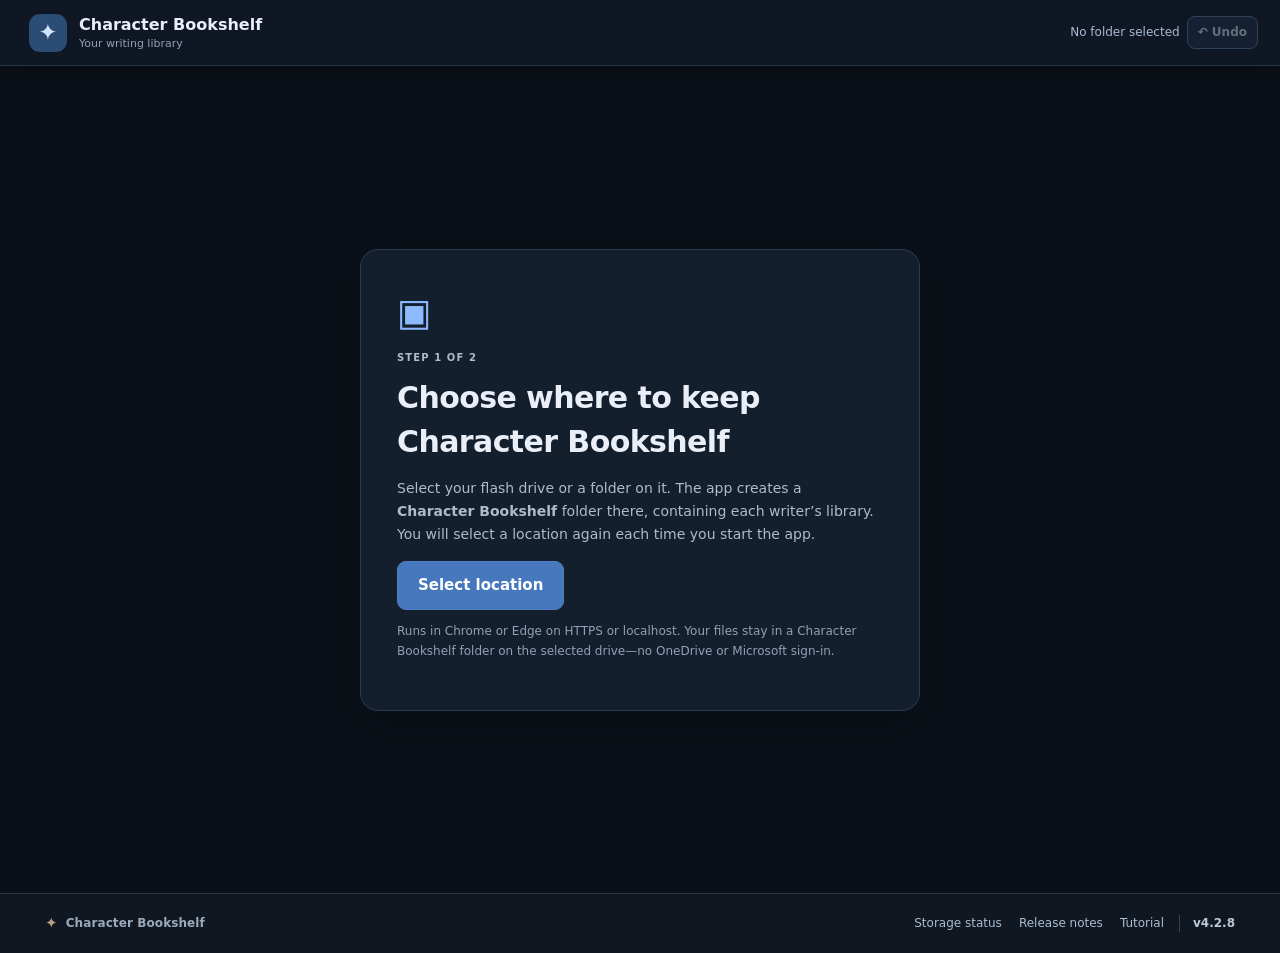
<file: index.html>
<!doctype html>
<html lang="en">
<head>
  <meta charset="utf-8">
  <meta name="viewport" content="width=device-width, initial-scale=1">
  <meta name="theme-color" content="#0b1018">
  <title>Character Bookshelf</title>
  <link rel="stylesheet" href="styles.css?v=4.2.3">
  <script src="app.js?v=4.2.8" defer></script>
  <script src="series-v41.js?v=4.2.3" defer></script>
  <script src="manuscript-v41.js?v=4.2.3" defer></script>
  <script src="features-v412.js?v=4.2.3" defer></script>
  <link rel="stylesheet" href="mobile-v413.css?v=4.2.3">
  <script src="mobile-v413.js?v=4.2.3" defer></script>
  <link rel="stylesheet" href="ui-v414.css?v=4.2.3">
  <script src="ui-v414.js?v=4.2.3" defer></script>
  <link rel="stylesheet" href="maps-host-v420.css?v=4.2.3">
  <link rel="stylesheet" href="bookshelf-v423.css?v=4.2.3">
  <link rel="stylesheet" href="bookshelf-v424.css?v=4.2.5">
  <link rel="stylesheet" href="writer-discovery-v426.css?v=4.2.6">
  <script src="maps-host-v420.js?v=4.2.8" defer></script>
</head>
<body>
  <header class="topbar">
    <button class="brand brandHome" id="brandHomeBtn" type="button" title="Return to Bookshelf" aria-label="Return to the current writer’s bookshelf"><span class="brand-icon">✦</span><span class="brandWords"><strong>Character Bookshelf</strong><small>Your writing library</small></span></button>
    <div class="topactions">
      <span id="saveStatus" class="status" role="status" aria-live="polite">No folder selected</span><span id="recoveryMeter" class="recoveryMeter hidden" title="Temporary RAM recovery snapshot usage"></span>
      <button id="storageStatusBtn" class="quiet hidden" type="button" title="View connection, snapshot, and pending saves">◉ Storage status</button>
      <button id="globalSearchBtn" type="button" class="quiet hidden">⌕ Search library</button>
      <button id="refreshViewBtn" type="button" class="quiet hidden" title="Reload this view from your USB folder without starting over">↻ Refresh view</button>
      <button id="undoBtn" type="button" class="undoTopButton" disabled title="Undo the last reversible action on this page">↶ Undo</button>
      <button id="retrySaveBtn" class="warning hidden" type="button">Retry save</button>
      <button id="downloadUnsavedBtn" class="quiet hidden" type="button">Download unsaved profile</button>
      <button id="topSwitchWriterBtn" class="quiet hidden" type="button">⇄ Switch writer</button>
      <button id="backupBtn" class="quiet hidden" type="button">Backup &amp; restore</button>
      <button id="changeFolderBtn" class="quiet hidden" type="button">Change folder</button>
    </div>
  </header>
  <script>
  /* Keep fixed toolbar spacing synchronized with its actual rendered height.
     This is particularly important when buttons wrap on narrow screens. */
  (() => {
    const bar = document.querySelector('.topbar');
    if (!bar) return;
    const updateTopbarHeight = () => {
      const measured = Math.ceil(bar.getBoundingClientRect().height);
      if (measured > 0) document.documentElement.style.setProperty('--bookshelf-topbar-height', measured + 'px');
    };
    if (typeof ResizeObserver !== 'undefined') new ResizeObserver(updateTopbarHeight).observe(bar);
    window.addEventListener('resize', updateTopbarHeight, { passive: true });
    updateTopbarHeight();
  })();
  </script>

  <section id="startup" class="startup">
    <div class="startcard" id="folderStep">
      <div class="stepIcon">▣</div>
      <p class="eyebrow">STEP 1 OF 2</p>
      <h1>Choose where to keep Character Bookshelf</h1>
      <p>Select your flash drive or a folder on it. The app creates a <strong>Character Bookshelf</strong> folder there, containing each writer’s library. You will select a location again each time you start the app.</p>
      <button class="primary large" id="selectFolderBtn" type="button">Select location</button>
      <p class="helper">Runs in Chrome or Edge on HTTPS or localhost. Your files stay in a Character Bookshelf folder on the selected drive—no OneDrive or Microsoft sign-in.</p>
      <p id="folderError" class="errorText hidden" role="alert"></p>
    </div>
    <div class="startcard hidden" id="writerStep">
      <div class="eyebrow">STEP 2 OF 2</div>
      <h1>Who's writing?</h1>
      <p>Library folder: <strong id="folderName"></strong></p>
      <div class="writergrid" id="writerGrid"></div>
      <button id="newWriterBtn" type="button" class="quiet wide">＋ Create writer profile</button>
      <div class="writerImportTools">
        <div class="writerImportActions">
          <button id="scanWriterFoldersBtn" type="button" class="quiet">↻ Find copied writer folders</button>
          <button id="chooseWriterFolderBtn" type="button" class="quiet">＋ Add writer from folder</button>
        </div>
        <p id="writerDiscoveryStatus" class="helper" role="status" aria-live="polite">You can copy a writer folder into this library, then scan to register it.</p>
        <div id="unregisteredWriterList" class="unregisteredWriterList"></div>
        <div id="writerFolderDropZone" class="writerFolderDropZone" role="group" aria-label="Drop an existing writer profile folder here">Or drop a writer folder here to copy it into this library</div>
      </div>
      <button id="gettingStartedBtn" type="button" class="textButton">▤ Getting Started Tutorial</button>
      <p class="helper">Writer profiles organize files; they are not password-protected accounts.</p>
      <button id="reselectFolderBtn" type="button" class="textButton">Choose a different folder</button>
    </div>
  </section>

  <div id="workspace" class="workspace hidden">
    <aside class="sidebar">
      <div id="editorSideTools" class="editorSideTools">
        <div class="sidebarBlock">
          <div class="eyebrow">CHARACTER PROFILE</div>
          <button class="sideButton" id="editorBackCharactersBtn" type="button">← All characters</button>
          <button class="sideButton" id="editorTreeBtn" type="button">♧ Character tree</button>
          <button class="sideButton" id="editorTimelineBtn" type="button">▦ Timeline</button>
          <button class="sideButton" id="editorBackBookshelfBtn" type="button">▤ Bookshelf</button>
        </div>
        <div class="sidebarBlock">
          <div class="eyebrow">JUMP TO SECTION</div>
          <button type="button" class="sideButton" data-jump="basic">Basic Information</button>
          <button type="button" class="sideButton" data-jump="personality">Personality</button>
          <button type="button" class="sideButton" data-jump="background">Background</button>
          <button type="button" class="sideButton" data-jump="relationships">Relationships</button>
          <button type="button" class="sideButton" data-jump="story">Story Information</button>
          <button type="button" class="sideButton" data-jump="freeform">Freeform Notes</button>
        </div>
        <div class="sidebarBlock">
          <div class="eyebrow">EXPORT THIS CHARACTER</div>
          <button id="exportPdfCharacterBtn" class="sideButton" type="button">↓ PDF / Print</button>
          <button id="exportDocxCharacterBtn" class="sideButton" type="button">↓ Word (.docx)</button>
        </div>
      </div>
      <div class="sidebarLibraryTools">
      <div class="sidebarBlock">
        <div class="eyebrow">WRITER</div>
        <div class="writerHeading"><span class="writerAvatar" id="writerInitial">A</span><strong id="currentWriter">Writer</strong></div>
        <button id="bookshelfBtn" class="sideButton bookshelfNav" type="button">▤ My bookshelf</button>
        <button id="seriesNavBtn" class="sideButton" type="button">◇ Series</button>
        <button id="switchWriterBtn" class="sideButton" type="button">⇄ Switch writer</button>
      </div>
      <div class="sidebarBlock">
        <label class="eyebrow" for="novelSelect">CURRENT NOVEL</label>
        <select id="novelSelect"></select>
        <button id="novelCharactersBtn" class="sideButton" type="button">☷ All characters</button>
        <button id="newNovelBtn" class="sideButton" type="button">＋ New novel</button>
      </div>
      <div class="sidebarBlock">
        <div class="between"><label class="eyebrow" for="searchInput">CHARACTERS</label><span class="count" id="characterCount">0</span></div>
        <input id="searchInput" type="search" placeholder="Search characters…">
        <button id="newCharacterBtn" class="sideButton" type="button">＋ New character</button>
      </div>
      <div id="characterList" class="characterList"></div>
      <div class="sidebarFooter">Files are saved in your selected folder.<br>Unplug your drive only after you see <strong>Saved</strong>.</div>
      </div>
    </aside>
    <main class="mainPanel">
      <section id="bookshelfView" class="bookshelfView hidden" aria-labelledby="shelfTitle">
        <div class="pageKicker">YOUR PERSONAL LIBRARY</div>
        <div class="shelfHeading">
          <div>
            <h1 id="shelfTitle">Your Bookshelf</h1>
            <p id="shelfSubtitle">Your novels, characters, and stories in one place.</p>
          </div>
          <div class="shelfActionGroup"><button id="bookshelfViewModeBtn" class="quiet" type="button" aria-pressed="false" title="Switch bookshelf view">▥ Spine view</button><button id="bookshelfSeriesBtn" class="quiet" type="button">◇ Series</button><button id="bookshelfNewNovelBtn" class="primary" type="button">＋ New novel</button></div>
        </div>
        <section class="recentBox" aria-labelledby="recentHeading"><div class="recentHeading"><h2 id="recentHeading">Recently worked on</h2><span class="muted">Your latest saved characters</span></div><div id="recentCharacters" class="recentGrid"><p class="muted">Loading recent characters…</p></div></section><div id="shelfBooks" class="shelfBooks"></div>
        <div class="shelfHelp">Select a book to open its character collection. Your work remains in the folder you selected.</div>
      </section>
      <section id="seriesView" class="seriesView hidden" aria-labelledby="seriesTitle">
        <nav class="profileNav"><button type="button" id="seriesBackShelfBtn" class="textButton">Bookshelf</button><span class="navSep">/</span><span class="navNow" aria-current="page">Series</span></nav>
        <div class="seriesHeading"><div><p class="pageKicker">CONNECTED BOOKS · ONE WRITER</p><h1 id="seriesTitle">Novel Series</h1><p class="muted">Group books, copy characters independently, and view their combined timelines.</p></div><button id="newSeriesBtn" type="button" class="primary">＋ New series</button></div>
        <nav id="seriesList" class="seriesList" aria-label="Choose a series"></nav>
        <div id="seriesDetails" class="seriesDetails"></div>
      </section>
      <section id="novelView" class="novelView hidden" aria-labelledby="novelViewTitle">
        <button id="novelBackToShelfBtn" class="textButton pageBack" type="button">← Back to bookshelf</button>
        <div class="pageKicker" id="novelViewKicker">NOVEL</div>
        <div class="novelHeading">
          <div>
            <div id="novelTitleControl" class="novelTitleControl"><button id="novelTitleEditBtn" class="novelTitleEditBtn" type="button" title="Edit this novel title"><h1 id="novelViewTitle">Novel</h1><span class="editPencil" aria-hidden="true">✎</span></button><form id="novelTitleEditForm" class="novelTitleEditForm hidden"><input id="novelTitleInput" type="text" maxlength="160" aria-label="New novel title" required><button type="submit" class="primary">Save</button><button type="button" id="novelTitleCancel" class="quiet">Cancel</button></form></div>
            <p id="novelViewSubtitle">Your characters</p>
          </div>
          <div class="novelActions">
            <label class="quiet fileLabel" for="coverInput">↑ Upload cover</label>
            <input id="coverInput" type="file" accept="image/png,image/jpeg,image/webp" hidden>
            <button id="removeCoverBtn" class="quiet" type="button">Remove cover</button>
            <button id="importCharacterNovelBtn" class="quiet" type="button">⇩ Import character</button>
            <button id="novelViewDeleteBookBtn" class="dangerOutline" type="button">Delete book</button>
            <button id="novelViewNewCharacterBtn" class="primary" type="button">＋ New character</button>
          </div>
        </div>
        <div class="collectionHeading"><h2>Characters</h2><label class="gallerySortLabel" for="gallerySort">Sort <select id="gallerySort"><option value="name">Name (A–Z)</option><option value="newest">Recently created</option><option value="updated">Recently updated</option></select></label><button id="novelTreeBtn" class="treeNavButton" type="button">♧ Character tree</button><button id="novelTimelineBtn" class="treeNavButton" type="button">▦ Timeline</button><button id="novelManuscriptBtn" class="treeNavButton" type="button">▤ Manuscript</button><button id="novelNotesBtn" class="treeNavButton" type="button">✎ Novel notes</button><button id="novelWorldMapsBtn" class="treeNavButton" type="button">♧ World maps</button><span id="novelCharacterCount" class="count">0</span><div class="spacer"></div><button id="exportPdfNovelBtn" class="quiet" type="button">↓ Export PDF</button><button id="exportDocxNovelBtn" class="quiet" type="button">↓ Export Word</button></div>
        <div class="characterTagFilter"><label for="galleryTagFilter">Filter by tag</label><select id="galleryTagFilter"><option value="">All characters</option></select></div><div id="characterDropZone" class="fileDropZone smallFileDropZone" role="group" aria-label="Drop a character JSON file"><strong>Drop character JSON here</strong><span>Or select Import character above · review before saving</span></div><div id="characterGallery" class="characterGallery"></div>
      </section>
      <section id="novelNotesView" class="novelNotesView hidden" aria-labelledby="novelNotesTitle">
        <nav class="profileNav"><button id="notesBackBtn" class="textButton" type="button">All characters</button><span class="navSep">/</span><span class="navNow" aria-current="page">Novel Notes</span></nav>
        <div class="notesHeading"><div><p class="pageKicker">NOVEL WORKSPACE</p><h1 id="novelNotesTitle">Novel Notes</h1><p class="muted">General notes for this novel. Stored separately from your manuscript and character profiles.</p></div><button type="button" id="newNovelNoteBtn" class="primary">＋ Add note</button></div>
        <div id="novelNotesList" class="novelNotesList"></div>
      </section>
      <section id="treeView" class="treeView hidden" aria-labelledby="treeViewTitle">
        <div class="treeBreadcrumb">
          <button id="treeShelfBtn" class="textButton" type="button">Bookshelf</button>
          <span class="navSep">/</span>
          <button id="treeCharactersBtn" class="textButton" type="button">All characters</button>
          <span class="navSep">/</span><span>Character tree</span><span class="navSep">/</span><button id="treeTimelineBtn" class="textButton" type="button">Timeline</button>
        </div>
        <div class="treeHeading">
          <div><p class="pageKicker">RELATIONSHIPS · VISUAL MAP</p><h1 id="treeViewTitle">Character Tree</h1>
            <p id="treeIntro">All characters appear automatically. Connect them through their relationship profiles, then arrange them here.</p></div>
          <div class="treeHeadingActions"><button id="exportTreePngBtn" class="quiet" type="button">↓ PNG</button><button id="exportTreePdfBtn" class="quiet" type="button">↓ PDF / Print</button><button id="treeAutoLayoutBtn" class="quiet" type="button">↻ Automatic layout</button></div>
        </div>
        <div class="treeInstructions"><span class="treeDot"></span><span>Drag to move; drop a card onto another card to link them. Click a name to open its profile.</span><span id="treeSaveLabel" class="treeSaveLabel">Layout ready</span></div>
        <div id="treeViewport" class="treeViewport" tabindex="0" aria-label="Scrollable character relationship tree">
          <div id="treeStage" class="treeStage"><svg id="treeLines" xmlns="http://www.w3.org/2000/svg" aria-hidden="true"></svg><div id="treeNodes"></div></div>
        </div>
        <details id="treeLegend" class="treeLegend"><summary>Relationship color legend <span class="legendHint">Show all relationship types</span></summary><div id="treeLegendItems" class="treeLegendItems"></div></details>
        <div class="treeEditPanel">
          <div class="treeEditTitle"><div><h2>Edit connections</h2><p>Connections from the character profiles appear automatically. Set what they mean here, or add and remove connections.</p></div></div>
          <div id="treeConnectionList" class="treeConnectionList"></div>
          <div class="treeConnectForm">
            <label>From character<select id="treeFrom"></select></label>
            <fieldset class="treeTargetsField"><legend>Link to characters (choose as many as you want)</legend><div id="treeTargets" class="treeTargets" role="group" aria-label="Target characters"></div></fieldset>
            <label>Relationship<select id="treeNewType"></select></label>
            <button id="treeConnectBtn" class="primary" type="button">+ Link selected</button>
          </div>
          <p class="treeFootnote">You can link one character to any number of characters. For directional relationships, “parent of” means the first character is the parent of the selected characters. Relationships and notes stay in the characters’ USB JSON files; dragged positions are saved separately in this novel’s <code>character-tree.json</code>.</p>
        </div>
      </section>
      <section id="timelineView" class="timelineView hidden" aria-labelledby="timelineViewTitle">
        <div class="profileNav"><button id="timelineShelfBtn" class="textButton" type="button">Bookshelf</button><span class="navSep">/</span><button id="timelineCharsBtn" class="textButton" type="button">All characters</button><span class="navSep">/</span><button id="timelineTreeBtn" class="textButton" type="button">Character tree</button><span class="navSep">/</span><span>Timeline</span></div>
        <div class="novelHeading"><div><p class="pageKicker">STORY CHRONOLOGY</p><h1 id="timelineViewTitle">Timeline</h1><p>Events added in character profiles appear here automatically. Add your own events, choose the people involved, and set the order.</p></div><button id="addTimelineEventBtn" type="button" class="primary">＋ Add Event</button></div>
        <div class="timelineToolbar"><div class="timelineModes"><button id="timelineAllMode" type="button" class="timelineMode selected">All Characters</button><button id="timelineCharacterMode" type="button" class="timelineMode">By Character</button></div><label id="timelineFilterWrap" class="hidden">Character <select id="timelineCharacterFilter"></select></label><span id="timelineEventCount" class="count"></span></div>
        <div id="timelineEntries" class="timelineEntries"></div>
        <p class="timelineTip">Date is optional. Events with known years are grouped chronologically; within a year, use the arrows to change the order. Relative or undated events are kept in a separate group. No story events are generated from freeform notes automatically.</p>
      </section>
      <section id="manuscriptView" class="manuscriptView hidden" aria-labelledby="manuscriptTitle">
        <nav class="profileNav" aria-label="Manuscript navigation"><button id="manuscriptShelfBtn" class="textButton" type="button">Bookshelf</button><span class="navSep">/</span><button id="manuscriptNovelBtn" class="textButton" type="button">All characters</button><span class="navSep">/</span><span class="navNow" aria-current="page">Manuscript</span></nav>
        <div class="manuscriptHeading"><div><p class="pageKicker">NOVEL REFERENCE · READ ONLY</p><h1 id="manuscriptTitle">Manuscript</h1><p id="manuscriptDescription" class="muted">Read an imported copy. Your working draft stays untouched.</p></div><div class="manuscriptActions"><label class="quiet fileLabel" for="manuscriptFileInput" id="manuscriptImportLabel">↑ Import manuscript</label><input id="manuscriptFileInput" type="file" accept=".docx,.pdf,.txt,application/pdf,text/plain,application/vnd.openxmlformats-officedocument.wordprocessingml.document" hidden><button id="manuscriptRemoveBtn" type="button" class="dangerOutline hidden">Remove copy</button></div></div>
        <div id="manuscriptDropZone" class="fileDropZone" role="group" aria-label="Drop manuscript PDF, Word, or text file"><strong>Drop a manuscript here</strong><span>PDF · DOCX · TXT — or use the Import manuscript button above</span></div>
        <div id="manuscriptEmpty" class="manuscriptEmpty"><div class="bigGlyph">▤</div><h2>No manuscript imported</h2><p>Import a DOCX, PDF, or TXT file to read a separate copy within this novel. Your original remains unchanged.</p><label class="primary fileLabel" for="manuscriptFileInput">↑ Import manuscript</label></div>
        <div id="manuscriptReady" class="manuscriptReady hidden">
          <div class="manuscriptFileInfo"><div><strong id="manuscriptFileName"></strong><span id="manuscriptFileDetails" class="muted"></span></div><span class="readOnlyPill">◈ Read only</span></div>
          <div class="manuscriptReaderShell"><div class="manuscriptMain">
          <div id="manuscriptTextLayout" class="manuscriptTextLayout">
            <aside class="manuscriptChapters"><div class="readerAsideHeading">CONTENTS</div><div id="manuscriptChapters"></div></aside>
            <div class="readingWorkspace"><div class="readingToolbar"><span id="manuscriptChapterIndicator">Reading view</span><div class="readerTextControls"><button id="readerSmallerBtn" type="button" class="quiet" aria-label="Decrease font size">A−</button><button id="readerLargerBtn" type="button" class="quiet" aria-label="Increase font size">A+</button></div></div><div id="manuscriptText" class="manuscriptText" tabindex="0" aria-label="Read-only manuscript text"></div></div>
          </div>
          <div id="manuscriptPdfLayout" class="manuscriptPdfLayout hidden"><div class="readingToolbar"><span>PDF · Original page layout</span><div class="readerPageControls"><label>Page <input id="manuscriptPdfPage" type="number" min="1" value="1" aria-label="PDF page number"></label><button id="manuscriptPdfGo" type="button" class="quiet">Go</button><button id="manuscriptPdfOpen" type="button" class="quiet">Open in new tab</button></div></div><iframe id="manuscriptPdfFrame" title="Read-only PDF manuscript viewer"></iframe><p class="helper">Use the PDF viewer's built-in page and bookmark controls where available.</p></div>
          </div>
          <aside id="manuscriptMentionsPanel" class="manuscriptMentionsPanel" aria-label="Character mentions">
            <div class="readerAsideHeading">CHARACTERS IN THIS NOVEL</div>
            <p id="manuscriptMentionsIntro" class="muted">Select a character to find manuscript mentions.</p>
            <div id="manuscriptCharacterList" class="manuscriptCharacterList"></div>
            <div class="manuscriptMatchesHeading"><strong id="manuscriptMatchCounter">Select a character</strong><div><button id="manuscriptPrevMatch" type="button" class="quiet" disabled aria-label="Previous mention">↑</button><button id="manuscriptNextMatch" type="button" class="quiet" disabled aria-label="Next mention">↓</button></div></div>
            <div id="manuscriptMentionList" class="manuscriptMentionList"></div>
          </aside></div>
          <section id="annotationPanel" class="annotationPanel" aria-label="Manuscript notes">
            <div class="annotationHeading"><h2>Manuscript notes</h2><div><button id="addPassageNote" class="quiet" type="button">＋ Passage note</button><button id="addChapterNote" class="quiet" type="button">＋ Chapter / page note</button><button id="exportAnnotatedBtn" class="quiet" type="button">↓ Export annotated PDF</button></div></div>
            <p class="muted" id="annotationHint">Select text in the manuscript to attach a passage note, or create a chapter note. Notes never modify the source document.</p>
            <div id="annotationList" class="annotationList"></div>
          </section>
          <div id="manuscriptReaderStatus" class="readerStatus" role="status"></div>
        </div>
      </section>
      <section id="librarySearchView" class="librarySearchView hidden" aria-labelledby="librarySearchTitle">
        <div class="profileNav"><button id="searchShelfBtn" class="textButton" type="button">Bookshelf</button><span class="navSep">/</span><span>Search library</span></div>
        <p class="pageKicker">WRITER LIBRARY</p><h1 id="librarySearchTitle">Universal Search</h1>
        <p>Search character names, profile fields, notes, relationships, and timeline events across this writer's books.</p>
        <div class="searchBar"><input id="globalSearchInput" type="search" placeholder="Search characters and events…" aria-label="Search across this writer's library"><button id="runSearchBtn" type="button" class="primary">Search</button></div>
        <div id="searchResults" class="searchResults"><p class="muted">Enter a term to start searching your USB library.</p></div>
      </section>
      <div id="emptyView" class="emptyView">
        <div class="bigGlyph">✦</div>
        <h1 id="emptyTitle">Your writing library</h1>
        <p id="emptyDescription">Create a novel to get started.</p>
        <button id="emptyAction" class="primary" type="button">Create a novel</button>
      </div>
      <section id="editor" class="editor hidden">
        <div class="profileNav">
          <button id="profileShelfBtn" class="textButton" type="button">Bookshelf</button>
          <span class="navSep">/</span>
          <span id="profileBookName" class="navBook">Novel</span>
          <span class="navSep">/</span>
          <button id="profileNovelBtn" class="textButton" type="button">All characters</button>
          <span class="navSep">/</span>
          <button id="profileTreeBtn" class="textButton" type="button">Character tree</button>
          <span class="navSep">/</span><button id="profileTimelineBtn" class="textButton" type="button">Timeline</button>
          <span class="navSep">/</span>
          <span id="profileNavName" class="navNow">Character</span>
        </div>
        <div class="characterHeader">
          <div class="portrait" id="portrait" aria-label="Character portrait"><span class="silhouette">♟</span></div>
          <div class="characterTitle">
            <div class="eyebrow">CHARACTER PROFILE</div>
            <h1 id="characterName">Character</h1>
            <div class="timestamp" id="lastSavedLabel"></div>
            <div class="portraitActions">
              <label class="quiet fileLabel" for="portraitInput">Upload portrait</label>
              <input id="portraitInput" type="file" accept="image/png,image/jpeg,image/webp" hidden>
              <button id="removePortraitBtn" type="button" class="textButton">Remove portrait</button>
            </div>
          </div>
          <div class="profileHeaderActions"><button id="importCharacterProfileBtn" class="quiet" type="button">⇩ Import updates</button><button id="revisionHistoryBtn" class="quiet" type="button">↶ Revision history</button><button id="deleteCharacterBtn" class="dangerText" type="button">Delete character</button></div>
        </div>
        <div id="sections"></div>
      </section>
    </main>
  </div>

  <input id="characterImportFile" type="file" accept=".json,application/json" hidden>
  <dialog id="importMatchDialog" class="importMatchDialog" aria-labelledby="importMatchTitle">
    <div class="dialogBody">
      <h2 id="importMatchTitle">Check possible matches</h2>
      <p id="importMatchDescription" class="helper"></p>
      <div id="importMatchList" class="importMatchList"></div>
      <div class="dialogActions"><button id="importMatchCancel" type="button" class="quiet">Cancel</button><button id="importMatchCreate" type="button" class="primary">Create new instead</button></div>
    </div>
  </dialog>
  <dialog id="importCompareDialog" class="importFullDialog" aria-labelledby="importCompareTitle">
    <div class="importDialogBody">
      <div class="importDialogHeading"><div><p class="eyebrow">CHARACTER IMPORT · REVIEW ONLY</p><h2 id="importCompareTitle">Compare character</h2><p id="importCompareHint" class="helper"></p></div><button id="importCompareClose" type="button" class="quiet">Cancel</button></div>
      <div class="importCompareColumnTitles"><strong>Existing profile <span>(editable draft)</span></strong><strong>Proposed update <span>(read-only · copyable)</span></strong></div>
      <div id="importComparisonFields" class="importComparisonFields"></div>
      <div class="importFooter"><p id="importCompareStatus" role="status">Nothing is saved until you choose Save changes.</p><div class="dialogActions"><button id="importCompareCreateDifferent" type="button" class="quiet">Create as new character</button><button id="importCompareCancel" type="button" class="quiet">Cancel</button><button id="importCompareSave" type="button" class="primary">Save changes to USB</button></div></div>
    </div>
  </dialog>
  <dialog id="importNewDialog" class="importFullDialog" aria-labelledby="importNewTitle">
    <div class="importDialogBody">
      <div class="importDialogHeading"><div><p class="eyebrow">CHARACTER IMPORT · UNSAVED DRAFT</p><h2 id="importNewTitle">New Character Editor</h2><p class="helper">Review and edit these fields. The character is created only when you select Save new character.</p></div><button id="importNewClose" type="button" class="quiet">Cancel</button></div>
      <div id="importNewFields" class="importNewFields"></div>
      <div class="importFooter"><p id="importNewStatus" role="status">No character file has been created.</p><div class="dialogActions"><button id="importNewCancel" type="button" class="quiet">Cancel</button><button id="importNewSave" type="button" class="primary">Save new character</button></div></div>
    </div>
  </dialog>
  <dialog id="deleteWriterDialog" class="deleteDialog" aria-labelledby="deleteWriterHeading">
    <div class="deleteDialogBody">
      <div class="deleteWarningIcon" aria-hidden="true">!</div>
      <h2 id="deleteWriterHeading">Permanently delete writer?</h2>
      <p>Delete <strong id="deleteWriterName"></strong> and every book, character, portrait, timeline, tree, and revision belonging to this writer?</p>
      <p class="deleteWarningText">There is no Undo for this action. Back up this writer first. A failed USB deletion may leave a partially removed folder that needs inspection.</p>
      <label class="deleteWriterLabel">Type the exact writer name to confirm
        <input id="deleteWriterConfirmInput" type="text" autocomplete="off" spellcheck="false" aria-label="Type the exact writer name to delete">
      </label>
      <div class="dialogActions"><button id="cancelDeleteWriterBtn" class="quiet" type="button">Cancel</button><button id="confirmDeleteWriterBtn" class="dangerConfirm" type="button" disabled>Delete writer and all data</button></div>
    </div>
  </dialog>
  <dialog id="writerFolderImportDialog" class="backupDialog" aria-labelledby="writerFolderImportHeading">
    <div class="dialogBody">
      <h2 id="writerFolderImportHeading">Review writer folder</h2>
      <p id="writerFolderImportSummary"></p>
      <p id="writerFolderImportWarning" class="helper"></p>
      <label class="restoreNameLabel" for="writerFolderImportName">Name for the new writer
        <input id="writerFolderImportName" type="text" maxlength="100" autocomplete="off">
      </label>
      <p id="writerFolderImportStatus" class="helper" role="status" aria-live="polite">Nothing has been changed.</p>
      <div class="dialogActions">
        <button id="cancelWriterFolderImportBtn" class="quiet" type="button">Cancel</button>
        <button id="confirmWriterFolderImportBtn" class="primary" type="button">Add writer</button>
      </div>
    </div>
  </dialog>
  <dialog id="nameDialog">
    <form method="dialog" id="nameForm" class="dialogBody">
      <h2 id="nameDialogTitle">New item</h2>
      <label id="nameDialogLabel" for="nameInput">Name</label>
      <input id="nameInput" maxlength="100" required autocomplete="off">
      <p id="nameDialogHint" class="helper"></p>
      <div class="dialogActions">
        <button value="cancel" class="quiet" type="button" id="cancelNameBtn">Cancel</button>
        <button value="ok" class="primary" type="submit">Create</button>
      </div>
    </form>
  </dialog>
  <dialog id="deleteDialog" class="deleteDialog" aria-labelledby="deleteDialogTitle" aria-describedby="deleteDialogDescription">
    <div class="deleteDialogBody">
      <div class="deleteWarningIcon" aria-hidden="true">!</div>
      <h2 id="deleteDialogTitle">Are you sure?</h2>
      <p id="deleteDialogDescription"></p>
      <p class="deleteWarningText">This action is permanent. Files deleted from the flash drive may not be recoverable. Make a backup first if you might need them again.</p>
      <div class="dialogActions">
        <button id="cancelDeleteBtn" class="quiet" type="button">Cancel</button>
        <button id="confirmDeleteBtn" class="dangerConfirm" type="button">Yes, delete</button>
      </div>
    </div>
  </dialog>
  <dialog id="treeDropDialog" class="treeDropDialog" aria-labelledby="treeDropTitle" aria-describedby="treeDropDescription">
    <div class="dialogBody">
      <h2 id="treeDropTitle">Link these characters?</h2>
      <p id="treeDropDescription"></p>
      <label for="treeDropType">Relationship</label>
      <select id="treeDropType"></select>
      <div class="dialogActions">
        <button id="treeDropCancel" type="button" class="quiet">Cancel</button>
        <button id="treeDropConfirm" type="button" class="primary">Link characters</button>
      </div>
      <p class="helper">The dragged card returns to its original position so cards don't overlap. Connections save to the USB folder.</p>
    </div>
  </dialog>
  <dialog id="annotationEditDialog" class="backupDialog" aria-labelledby="annotationDialogTitle"><form id="annotationEditForm" class="dialogBody"><h2 id="annotationDialogTitle">Add manuscript note</h2><p id="annotationAnchorPreview" class="helper"></p><label for="annotationTextInput">Your note</label><textarea id="annotationTextInput" rows="5" maxlength="30000" required></textarea><div class="dialogActions"><button type="button" id="annotationCancel" class="quiet">Cancel</button><button type="submit" class="primary">Save note</button></div></form></dialog>
  <dialog id="timelineEventDialog" class="timelineEventDialog" aria-labelledby="timelineDialogHeading">
    <form id="timelineEventForm" class="dialogBody">
      <h2 id="timelineDialogHeading">Add Timeline Event</h2>
      <div class="timelineFormGrid"><label class="wide">Event title<input id="eventTitleInput" maxlength="180" required placeholder="Event title"></label><label>Year (optional)<input id="eventYearInput" type="number" min="-9999" max="9999" placeholder="2008"></label><label>Date or relative time<input id="eventDateInput" maxlength="100" placeholder="July 12, or three days later"></label></div>
      <fieldset class="eventCharacterField"><legend>Characters involved (choose any)</legend><div id="eventCharacterChoices" class="eventCharacterChoices"></div></fieldset>
      <label>Event notes<textarea id="eventNotesInput" rows="4" placeholder="Describe this event…"></textarea></label>
      <div class="dialogActions"><button id="cancelEventBtn" type="button" class="quiet">Cancel</button><button class="primary" type="submit">Save event</button></div>
    </form>
  </dialog>
  <dialog id="revisionCompareDialog" class="revisionCompareDialog" aria-labelledby="revisionCompareHeading"><div class="dialogBody"><h2 id="revisionCompareHeading">Compare character revisions</h2><p class="helper">View saved snapshots side by side. Comparing never changes USB files.</p><div class="revisionSelectors"><label>Older / left<select id="compareRevisionLeft"></select></label><label>Newer / right<select id="compareRevisionRight"></select></label></div><div id="revisionCompareBody" class="revisionCompareBody"></div><div class="dialogActions"><button id="closeRevisionCompareBtn" class="quiet" type="button">Close comparison</button></div></div></dialog>
  <dialog id="storageStatusDialog" class="backupDialog" aria-labelledby="storageStatusHeading">
    <div class="dialogBody">
      <h2 id="storageStatusHeading">Storage &amp; recovery status</h2>
      <p class="helper">The recovery snapshot exists only while this tab is open; browser reload or closing destroys it. Imported manuscript copies are excluded from RAM recovery; they remain in regular writer ZIP backups. Keep your original manuscripts.</p>
      <div id="storageStatusDetails" class="storageStatusDetails"></div>
      <div class="backupReminderRow"><label for="backupReminderDays">Remind me to export a writer ZIP</label>
        <select id="backupReminderDays"><option value="0">Never</option><option value="1">Every day</option><option value="7">Every 7 days</option><option value="14">Every 14 days</option><option value="30">Every 30 days</option></select></div>
      <p id="lastBackupExportLabel" class="helper"></p>
      <p class="helper">Backup reminder preferences and last download initiation are stored in this browser only. They do not confirm that a downloaded ZIP was copied to another device.</p>
      <div class="dialogActions"><button id="closeStorageStatusBtn" type="button" class="primary">Close</button></div>
    </div>
  </dialog>
  <dialog id="recoveryDialog" class="backupDialog" aria-labelledby="recoveryHeading">
    <div class="dialogBody"><h2 id="recoveryHeading">Storage recovery</h2>
      <p id="recoveryReason" class="errorText"></p>
      <p class="helper">Emergency Save copies available files from this tab's memory into a NEW recovery folder. It does not overwrite or reconnect the original library. If a full snapshot is unavailable, only the current writer's recoverable files are copied. Imported manuscript copies and World Maps source images are never included in RAM recovery; re-import/re-link originals or use a regular writer ZIP backup.</p>
      <p class="helper">Do not reload the browser until the recovery is saved somewhere safe. An incomplete recovery is not a backup.</p>
      <p id="recoverySaveStatus" role="status" class="recoverySaveStatus"></p>
      <div class="dialogActions recoveryActions">
        <button id="downloadRecoveryReportBtn" type="button" class="quiet hidden">↓ Download recovery report</button>
        <button id="closeRecoveryDialogBtn" type="button" class="quiet">Keep working</button>
        <button id="saveRecoveryElsewhereBtn" type="button" class="primary">Save to another location</button><button id="openRecoveredLibraryBtn" type="button" class="quiet hidden">Open recovered copy</button>
      </div>
    </div>
  </dialog>
  <dialog id="backupDialog" class="backupDialog" aria-labelledby="backupDialogTitle"><div class="dialogBody"><h2 id="backupDialogTitle">Backup &amp; restore</h2><p class="helper">Writer ZIPs include all books, character JSON, pictures, timelines, trees, and revision files. They stay on your computer.</p><div class="backupActions"><button id="exportWriterZipBtn" class="primary" type="button">↓ Export selected writer ZIP</button><button id="restoreWriterZipBtn" class="quiet" type="button">↑ Restore writer from ZIP</button><button id="copyLibraryFolderBtn" class="quiet" type="button">▣ Copy full library to another folder (legacy backup)</button></div><p id="backupDialogStatus" class="helper" role="status"></p><div class="dialogActions"><button id="closeBackupBtn" class="quiet" type="button">Close</button></div></div></dialog>
  <input id="writerBackupFileInput" type="file" accept=".zip,application/zip" hidden>
  <dialog id="restorePreviewDialog" class="backupDialog" aria-labelledby="restorePreviewHeading"><div class="dialogBody"><h2 id="restorePreviewHeading">Review writer backup</h2><p id="restorePreviewDetails"></p><p class="helper">Restoration creates a NEW writer profile; it never overwrites your existing writer or character files. Confirm only after checking the details.</p><label class="restoreNameLabel">Name for restored writer<input id="restoreWriterName" type="text" maxlength="100" placeholder="Writer name (Restored)"></label><p id="restorePreviewStatus" class="helper" role="status"></p><div class="dialogActions"><button id="cancelRestoreBtn" class="quiet" type="button">Cancel</button><button id="confirmRestoreBtn" class="primary" type="button">Restore as separate writer</button></div></div></dialog>
  <dialog id="revisionHistoryDialog" class="revisionHistoryDialog" aria-labelledby="revisionHistoryHeading"><div class="dialogBody"><h2 id="revisionHistoryHeading">Character Revision History</h2><p class="helper">Saved snapshots from earlier editing sessions. Restoring a revision first backs up your current profile.</p><div id="revisionHistoryList" class="revisionHistoryList"></div><div class="dialogActions"><button id="closeRevisionsBtn" type="button" class="quiet">Close</button></div></div></dialog>
  <footer class="appFooter" id="appFooter">
    <div class="footerBrand"><span class="footerSymbol" aria-hidden="true">✦</span> Character Bookshelf</div>
    <div class="footerLinks"><button id="footerStorageBtn" type="button" class="footerLink">Storage status</button><button id="releaseNotesBtn" type="button" class="footerLink">Release notes</button><button id="footerTutorialBtn" type="button" class="footerLink">Tutorial</button><span id="footerVersion" class="footerVersion">v4.2.8</span></div>
  </footer>
  <dialog id="tutorialDialog" class="tutorialDialog" aria-labelledby="tutorialDialogTitle">
    <div class="tutorialDialogBar"><strong id="tutorialDialogTitle">Getting Started · Character Bookshelf</strong><div><button id="tutorialPopBtn" type="button" class="quiet">↗ Pop out</button><button id="tutorialCloseBtn" type="button" class="primary">Close</button></div></div>
    <iframe id="tutorialFrame" title="Character Bookshelf illustrated tutorial" loading="lazy" src="tutorial.html?v=4.2.8"></iframe>
  </dialog>
  <dialog id="releaseHistoryDialog" class="releaseHistoryDialog" aria-labelledby="releaseHistoryTitle"><div class="dialogBody"><div class="releaseHistoryHeading"><div><p class="pageKicker">APPLICATION HISTORY</p><h2 id="releaseHistoryTitle">Release notes</h2></div><button id="closeReleaseHistoryBtn" type="button" class="quiet">Close</button></div><p class="helper">The evolution of Character Bookshelf, beginning with its first working USB release.</p><div id="releaseHistoryList" class="releaseHistoryList"></div></div></dialog>
  <!-- Dedicated in-app page: not a dialog. The writer's authorized directory handle remains in the parent tab. -->
  <section id="worldMapsHostPage" class="cb-maps-page" aria-label="World Maps workspace" hidden>
    <iframe id="worldMapsHostFrame" title="World Maps workspace" allow="clipboard-write"></iframe>
  </section>
  <div id="toast" class="toast hidden" role="alert"></div>
</body>
</html>
</file>
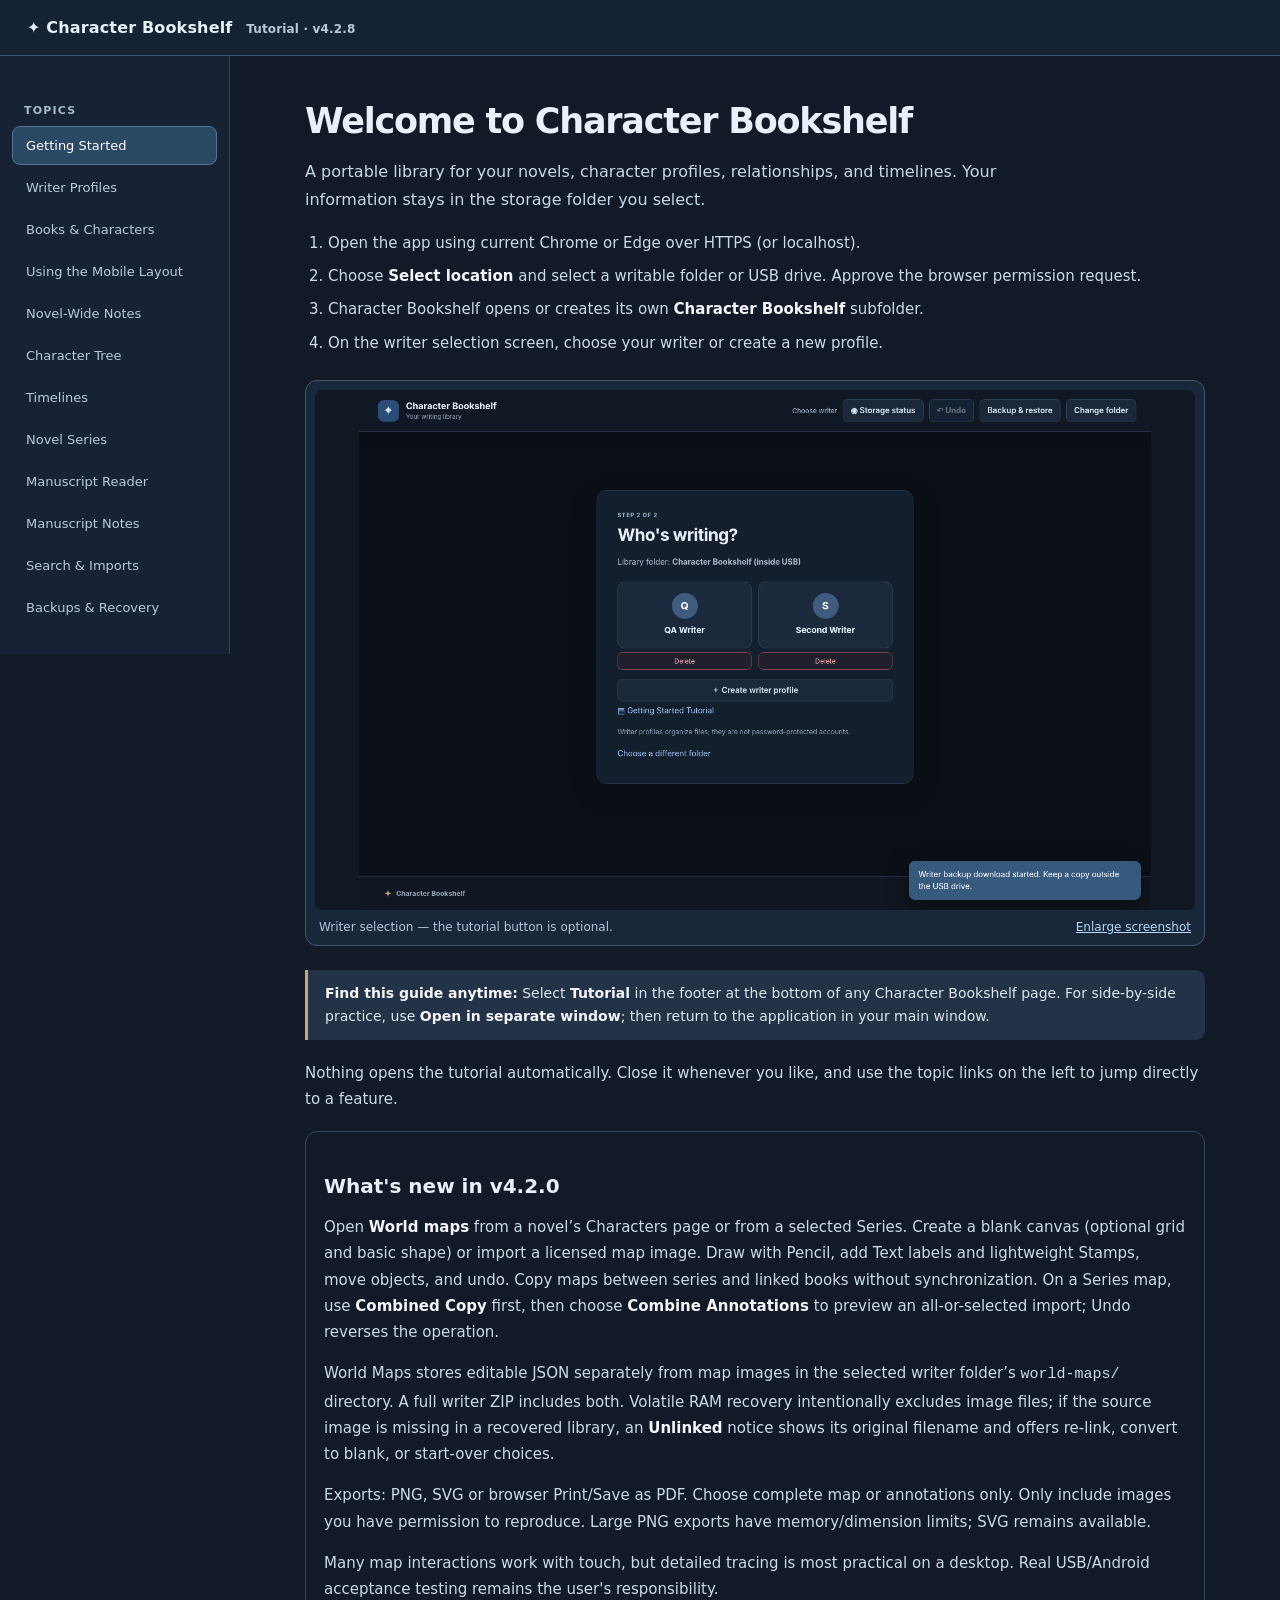
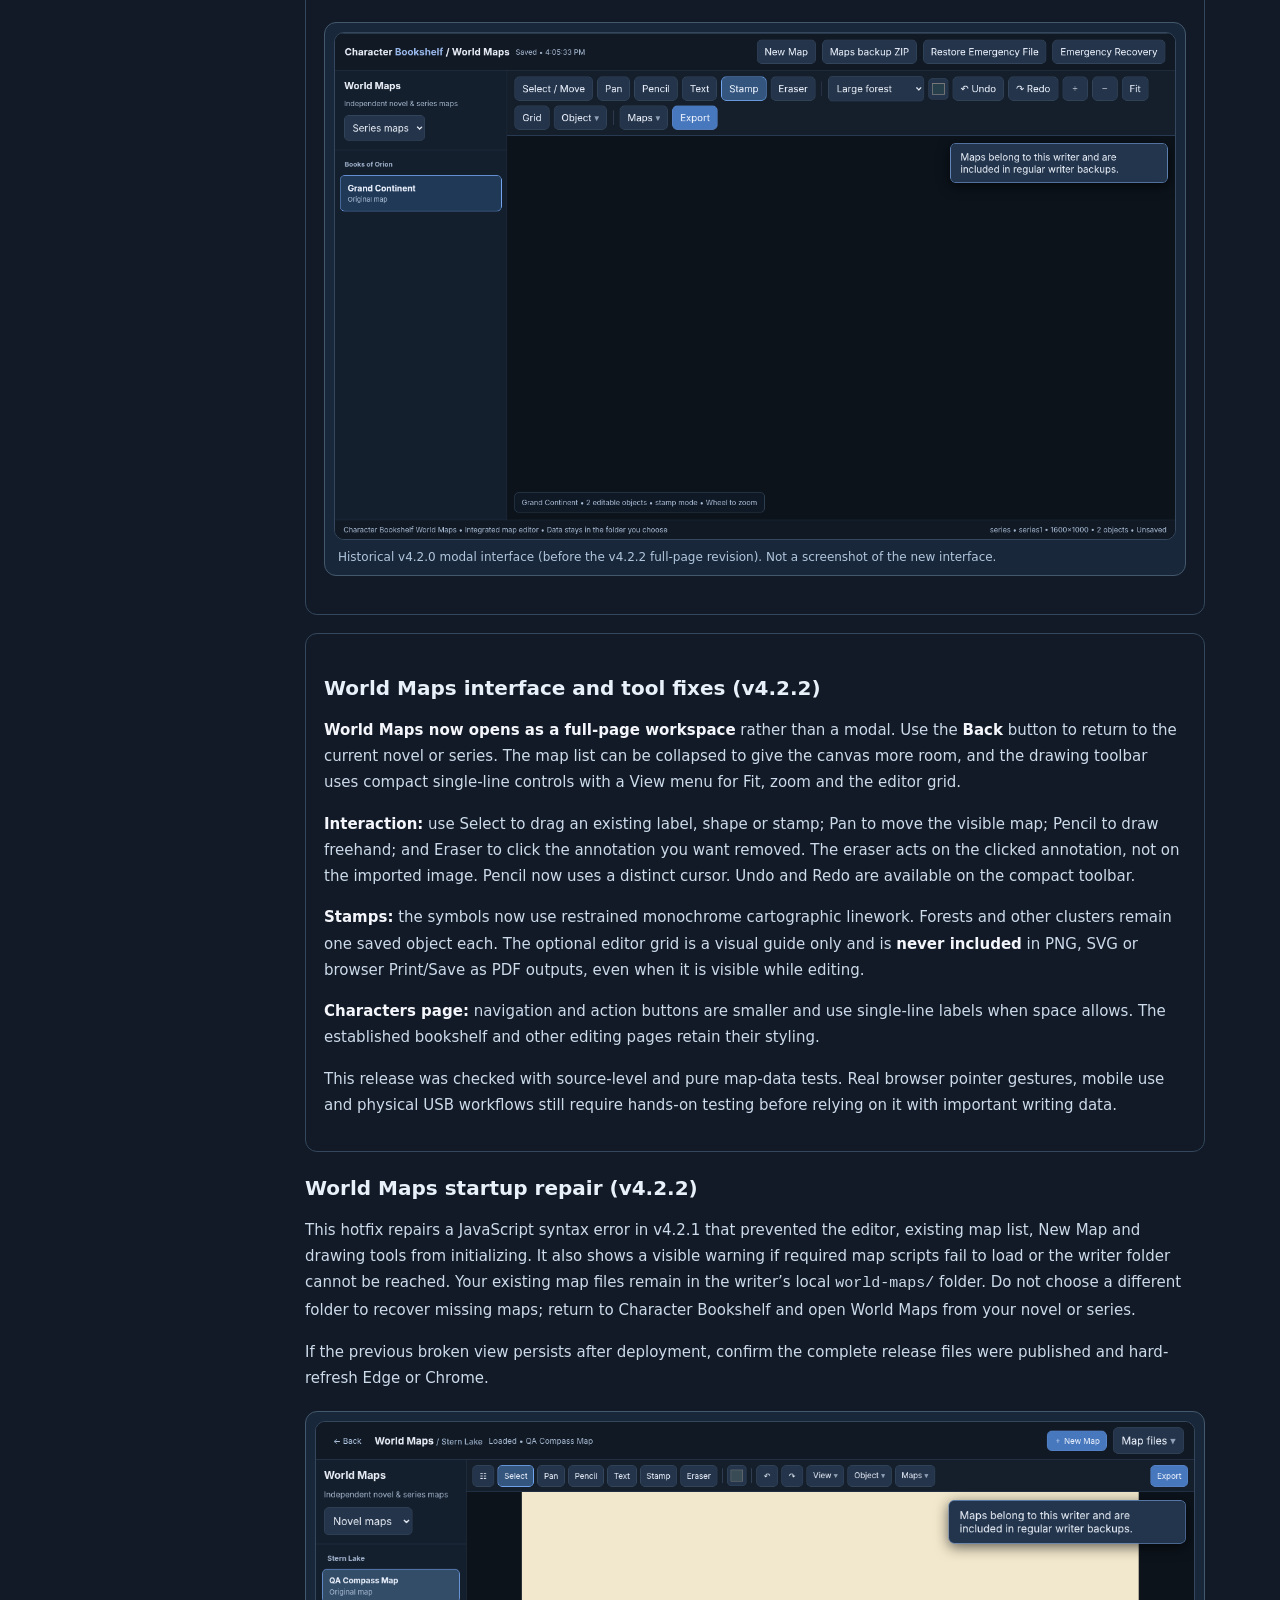
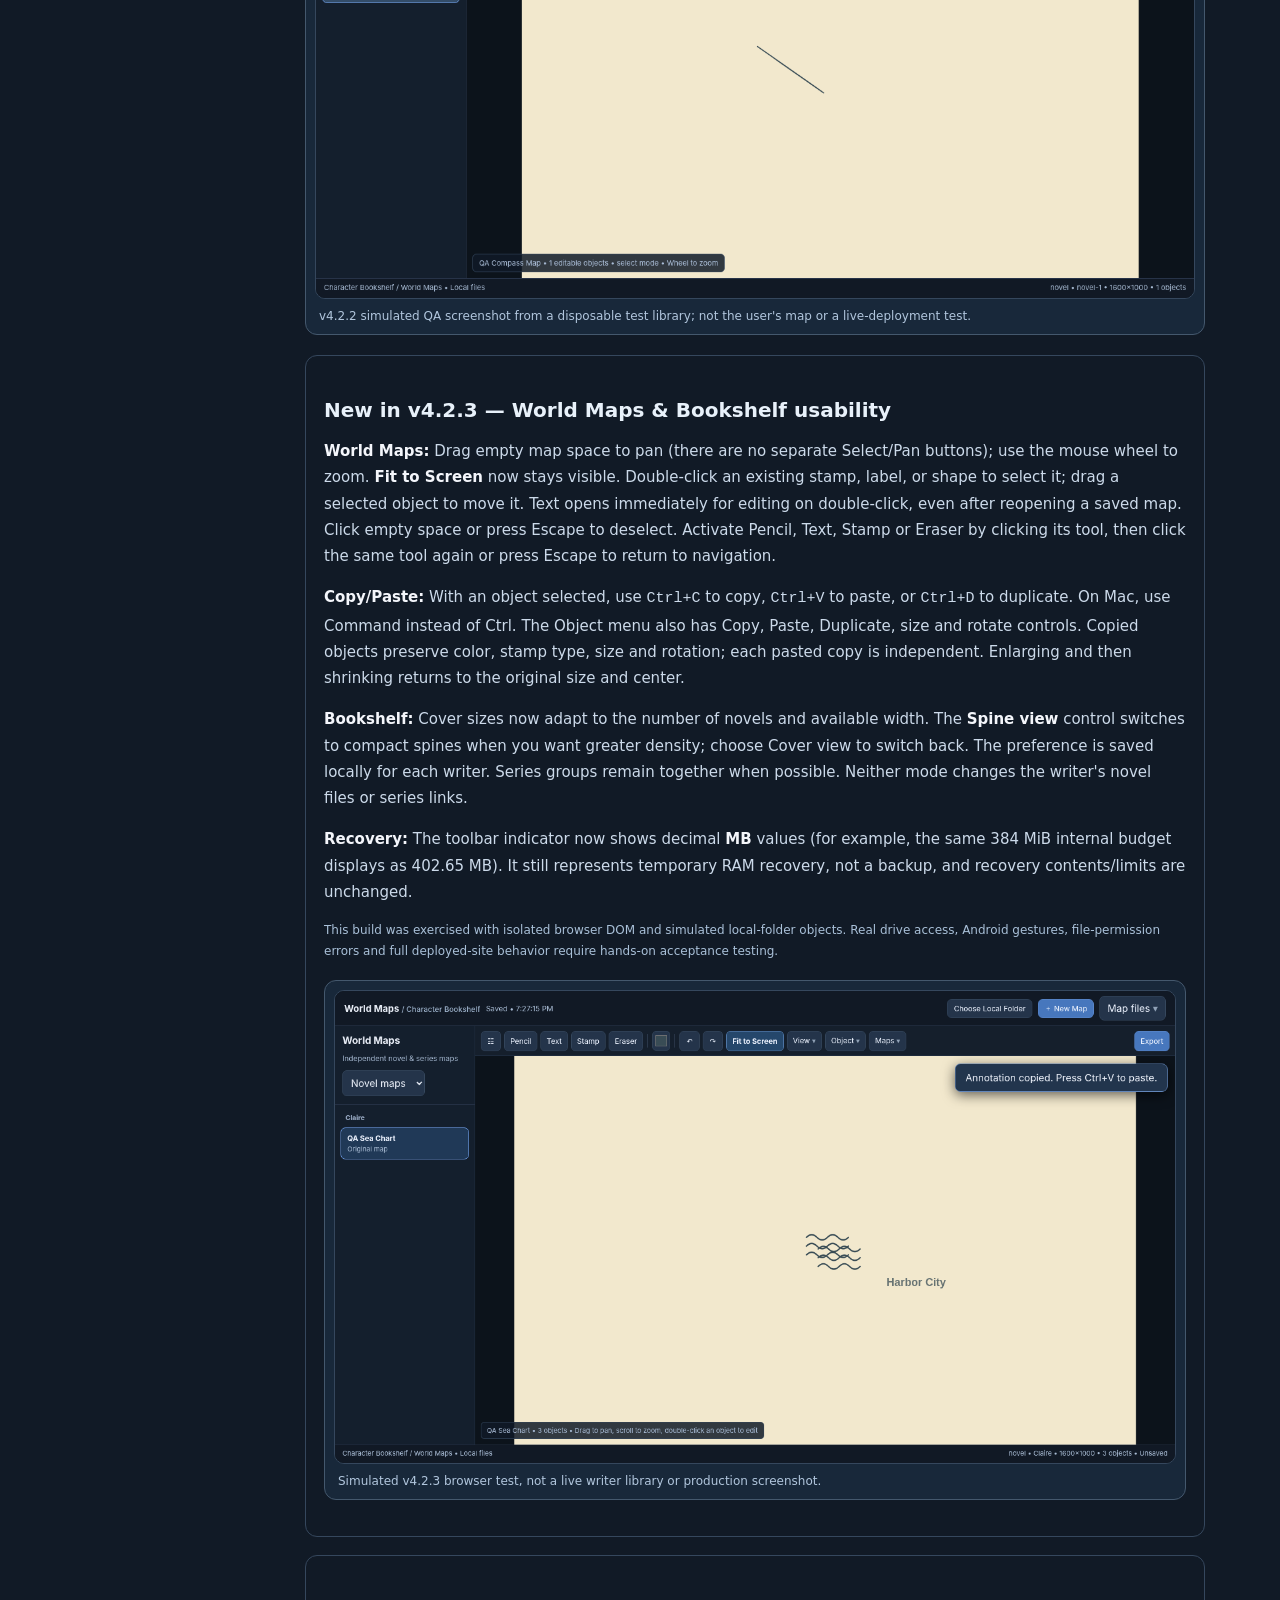
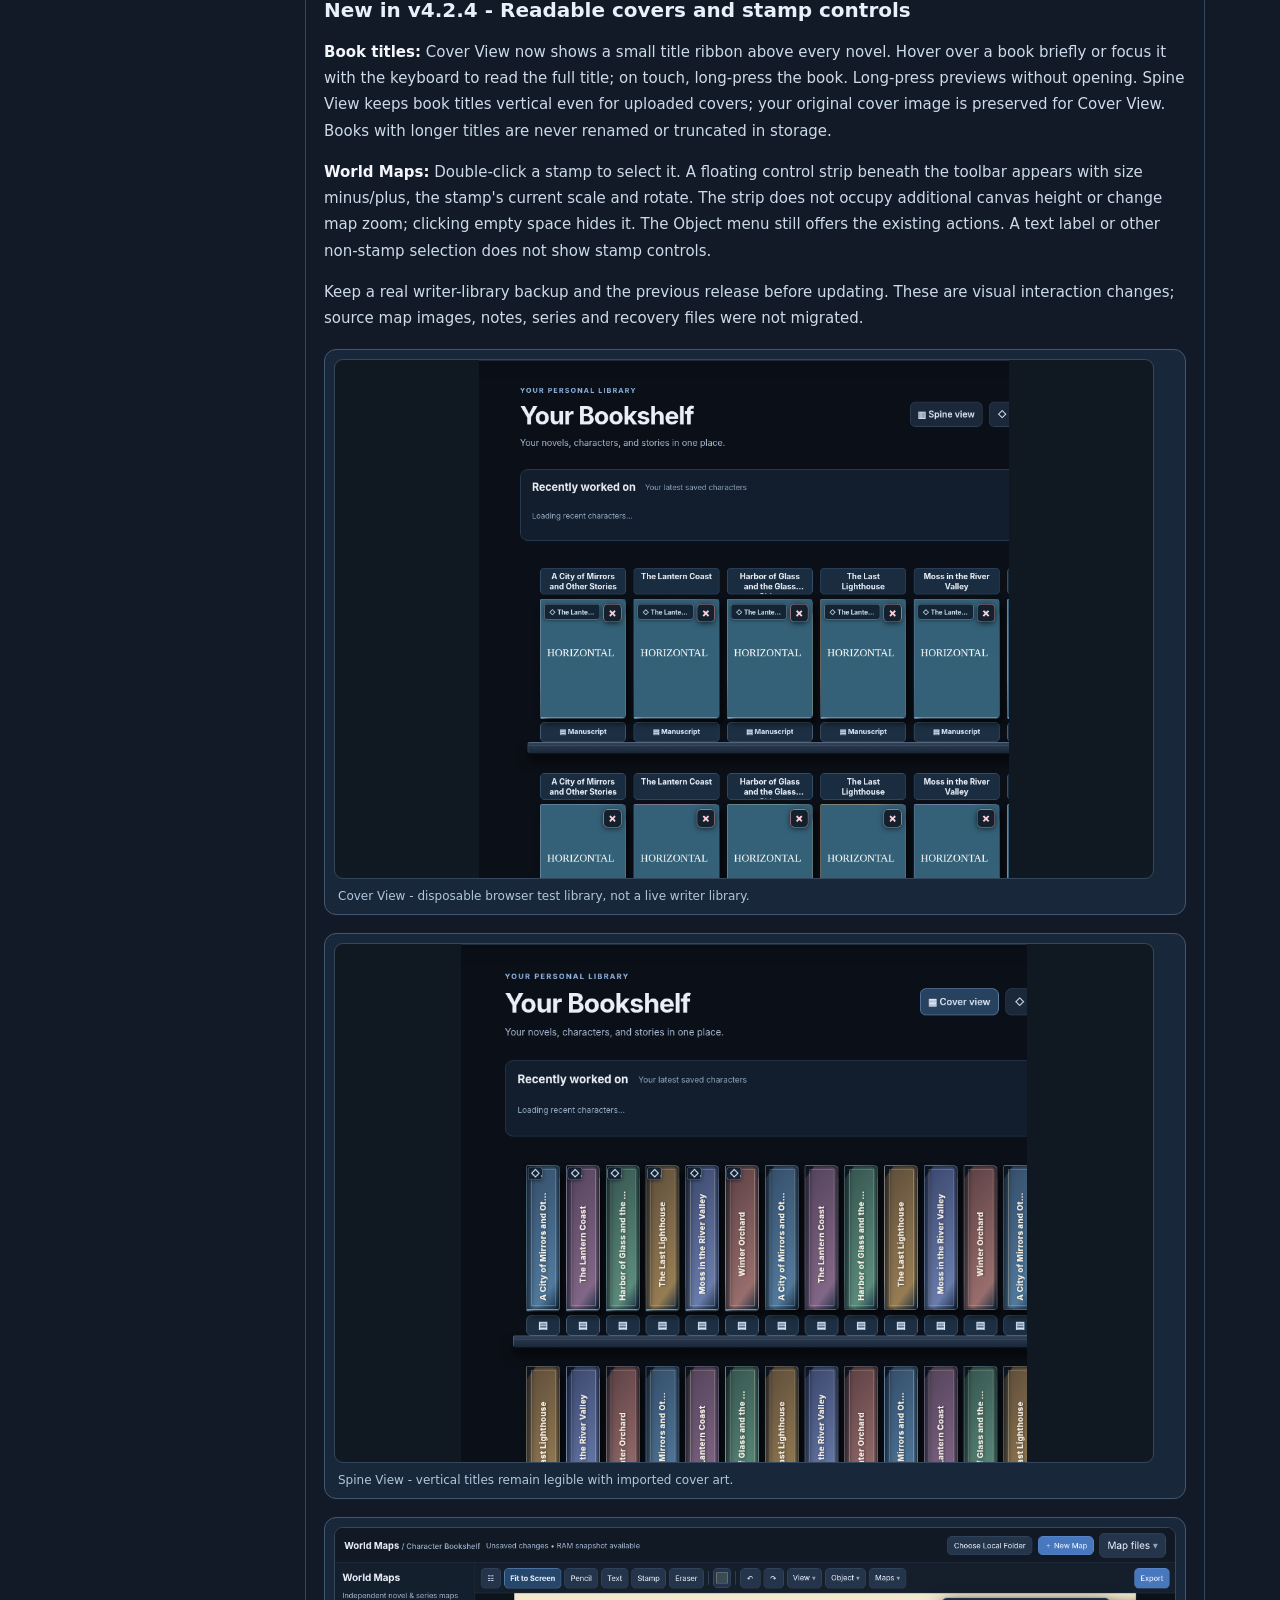
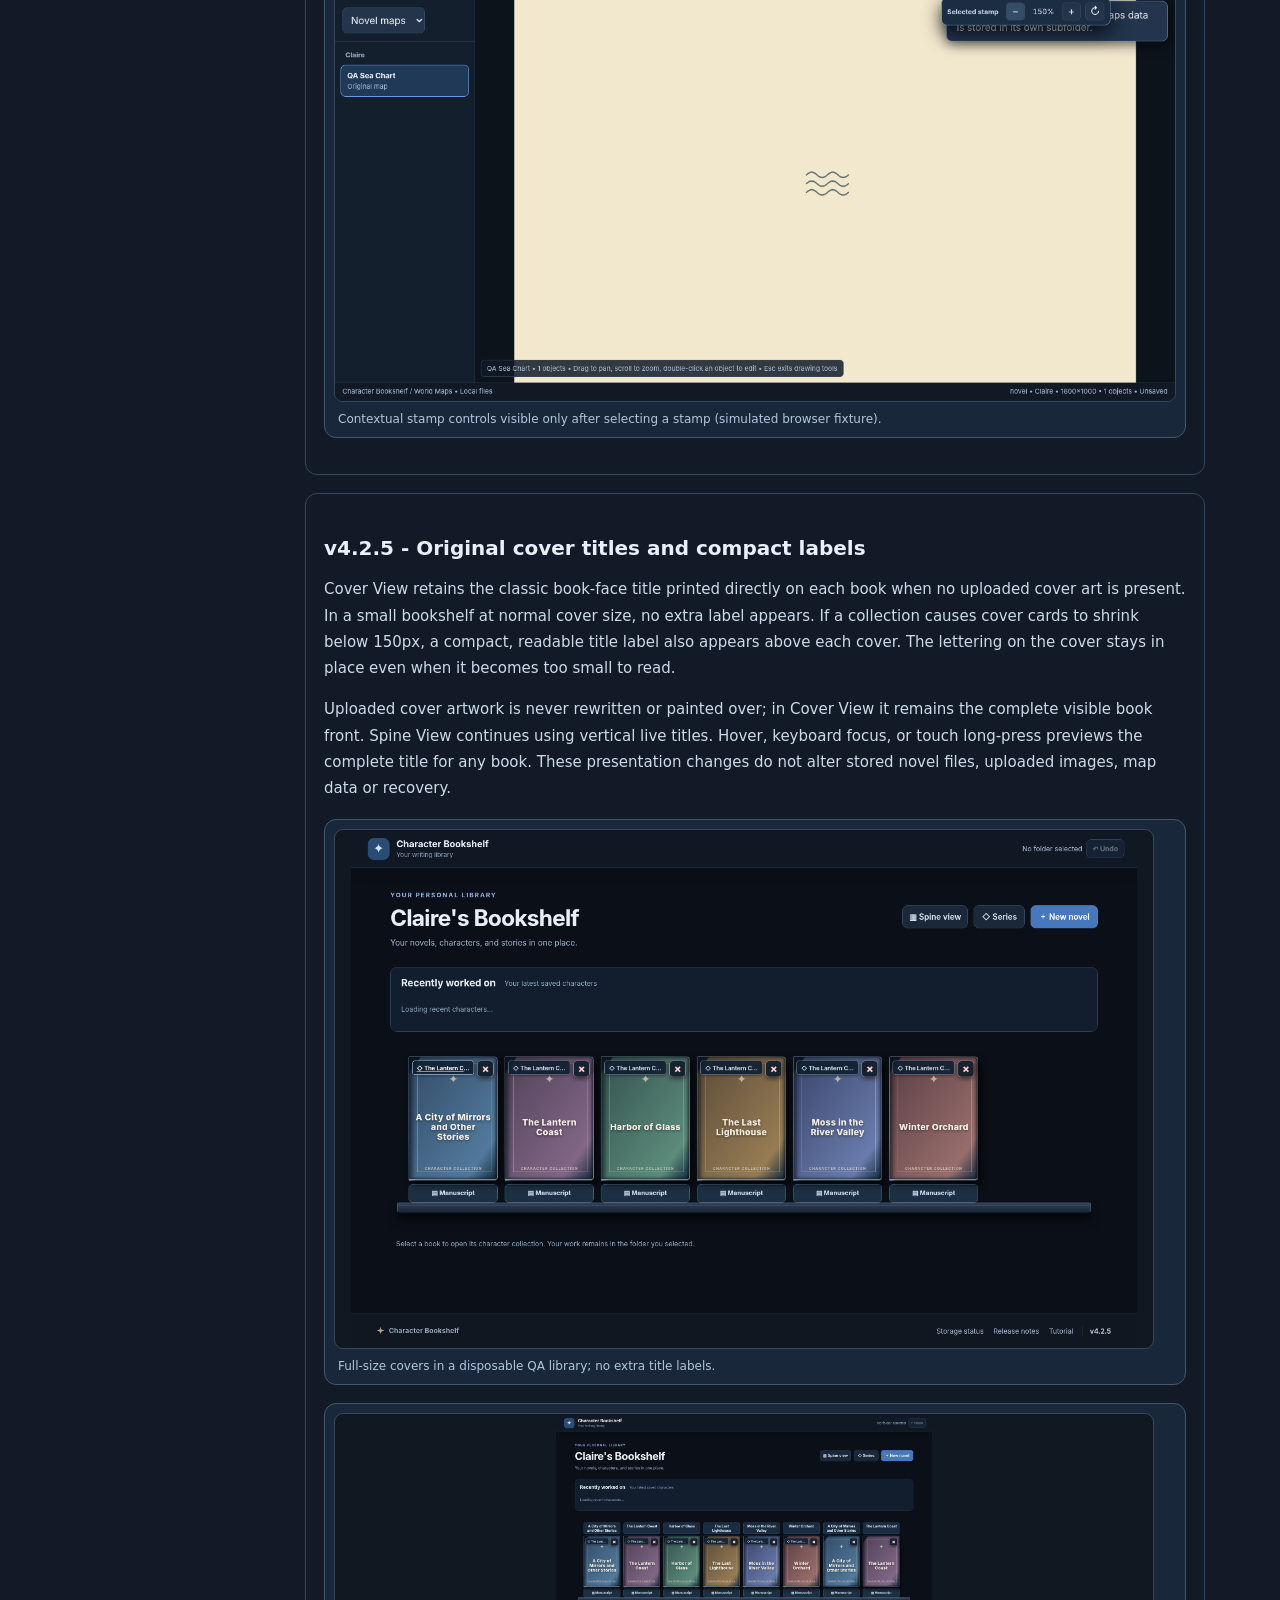
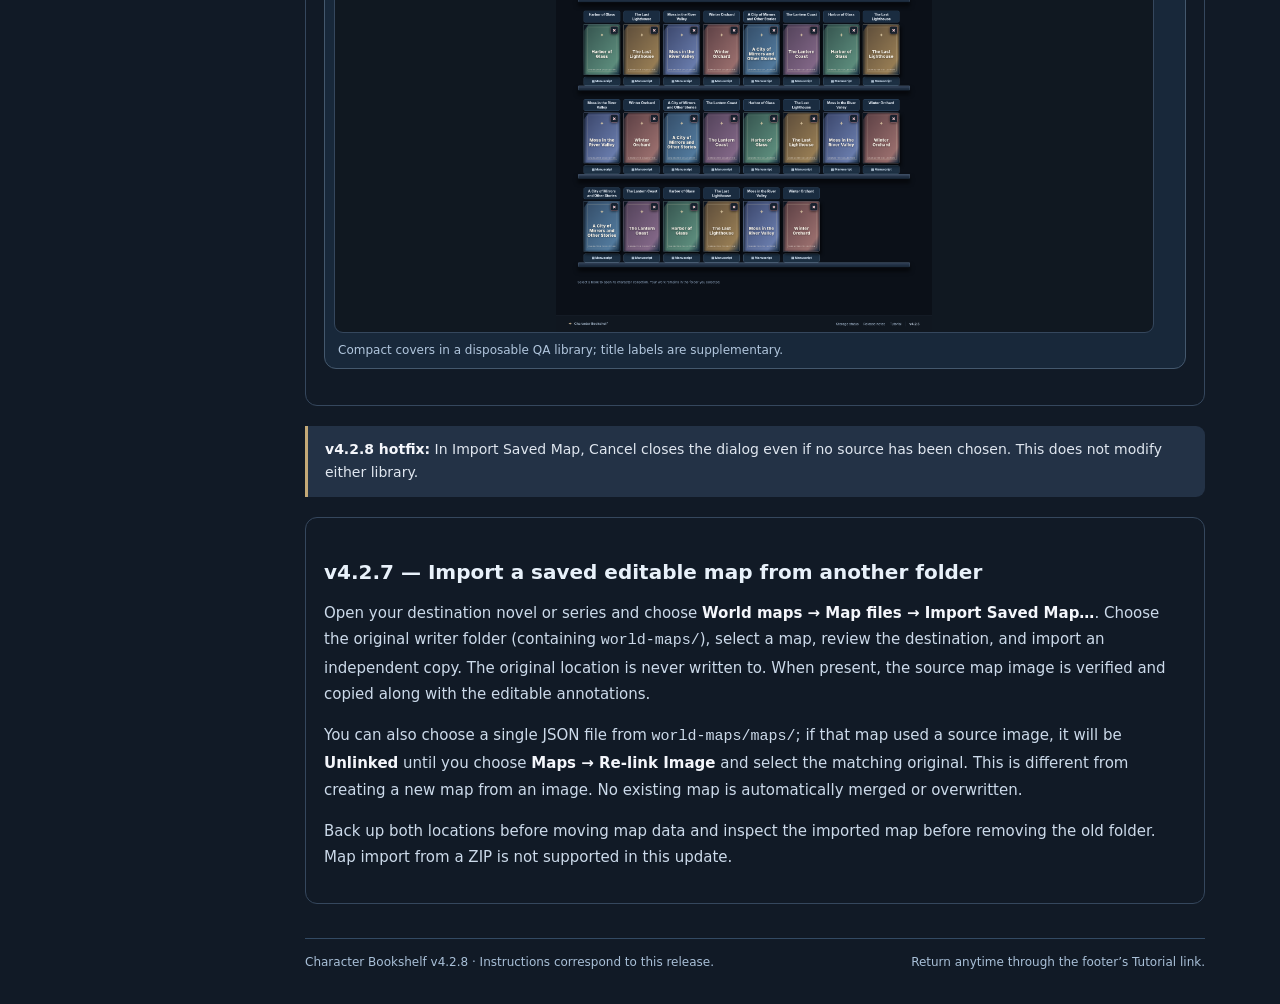
<file: tutorial.html>
<!doctype html>
<html lang="en">
<head>
<meta charset="utf-8">
<meta name="viewport" content="width=device-width, initial-scale=1">
<title>Character Bookshelf v4.2.6 · Getting Started</title>
<style>
:root{color-scheme:dark;font-family:system-ui,-apple-system,'Segoe UI',sans-serif;background:#111a26;color:#e8f1fa}
*{box-sizing:border-box}body{margin:0}.tutorialHeader{height:auto;display:flex;justify-content:space-between;align-items:center;gap:12px;flex-wrap:wrap;padding:18px 27px;border-bottom:1px solid #39506a;background:#152233}
.tutorialBrand{font-weight:800;font-size:16px;letter-spacing:.01em}.tutorialVersion{font-size:12px;color:#b7c9dd;margin-left:8px}.tutorialLayout{display:grid;grid-template-columns:230px minmax(0,1fr);min-height:calc(100vh - 80px)}
nav{position:sticky;top:0;align-self:start;max-height:calc(100vh - 76px);overflow:auto;padding:24px 12px;border-right:1px solid #35475d;background:#172335}
nav h2{font-size:11px;letter-spacing:.11em;color:#a5bad0;padding:0 12px}nav a{display:block;color:#b8cbde;text-decoration:none;font-size:13px;padding:11px 13px;margin:3px 0;border-radius:8px;border:1px solid transparent}
nav a:hover,nav a.active{background:#2b4964;color:#fff;border-color:#547495}main{padding:clamp(18px,4vw,45px);max-width:990px;width:100%;margin:0 auto}
.topic{display:none;animation:appear .15s ease-out}.topic.active{display:block}@keyframes appear{from{opacity:.5;transform:translateY(4px)}to{opacity:1;transform:translateY(0)}}
h1{font-size:clamp(25px,3.6vw,35px);letter-spacing:-.035em;line-height:1.17;margin:0 0 15px}h2{font-size:20px;margin-top:24px}p,li{font-size:15px;line-height:1.75;color:#ccdaea}li{margin:7px 0}strong{color:#f4f6fb}a{color:#b9d9fb}.lead{font-size:16px;color:#c8d8e9;max-width:760px}ul,ol{padding-left:23px}
.guideNote{border-left:3px solid #c4a977;background:#233246;color:#e0e7f0;padding:12px 17px;border-radius:0 9px 9px 0;margin:20px 0;font-size:14px;line-height:1.65}
figure{margin:24px 0;border:1px solid #44586d;padding:9px;border-radius:12px;background:#18283a}figure img{display:block;width:100%;height:auto;max-height:520px;object-fit:contain;object-position:top center;border-radius:7px;background:#101821}figcaption{display:flex;justify-content:space-between;gap:15px;flex-wrap:wrap;padding:10px 4px 2px;font-size:12px;color:#b1c6dd}.outlineBtn{border:1px solid #537395;padding:8px 12px;border-radius:8px;background:#27435d;color:#f1f8ff;font:inherit;font-size:12px;cursor:pointer;text-decoration:none}.outlineBtn:hover{background:#386084}
.small{font-size:12px;color:#a9c0d8}.tutorialBottom{display:flex;justify-content:space-between;gap:12px;flex-wrap:wrap;margin-top:34px;padding-top:16px;border-top:1px solid #334a63}
@media(max-width:720px){.tutorialLayout{grid-template-columns:1fr}nav{position:relative;max-height:none;padding:12px;border-right:0;border-bottom:1px solid #334a63;display:flex;overflow-x:auto;gap:5px}nav h2{display:none}nav a{white-space:nowrap;flex:none;margin:0;padding:8px 11px}main{padding:23px 17px}.tutorialHeader{padding:15px 18px}}
@media print{.tutorialHeader button,nav,.tutorialBottom{display:none!important}.tutorialLayout{display:block}.topic{display:block!important;page-break-before:always}main{max-width:unset}figure{break-inside:avoid}}
</style>
</head>
<body>
<header class="tutorialHeader"><div class="tutorialBrand">✦ Character Bookshelf <span class="tutorialVersion">Tutorial · v4.2.8</span></div><button class="outlineBtn" id="tutorialPopOut" type="button">↗ Open in separate window</button></header>
<div class="tutorialLayout"><nav id="tutorialNav" aria-label="Tutorial topics">
  <h2>TOPICS</h2>
  <a href="#welcome" data-topic="welcome">Getting Started</a>
  <a href="#writers" data-topic="writers">Writer Profiles</a>
  <a href="#books" data-topic="books">Books &amp; Characters</a>
  <a href="#mobile" data-topic="mobile">Using the Mobile Layout</a>
  <a href="#novelnotes" data-topic="novelnotes">Novel-Wide Notes</a>
  <a href="#relationships" data-topic="relationships">Character Tree</a>
  <a href="#timeline" data-topic="timeline">Timelines</a>
  <a href="#series" data-topic="series">Novel Series</a>
  <a href="#reader" data-topic="reader">Manuscript Reader</a>
  <a href="#annotations" data-topic="annotations">Manuscript Notes</a>
  <a href="#search" data-topic="search">Search &amp; Imports</a>
  <a href="#recovery" data-topic="recovery">Backups &amp; Recovery</a>
</nav>
<main>
<section class="topic" id="welcome">
<h1>Welcome to Character Bookshelf</h1>
<p class="lead">A portable library for your novels, character profiles, relationships, and timelines. Your information stays in the storage folder you select.</p>
<ol><li>Open the app using current Chrome or Edge over HTTPS (or localhost).</li><li>Choose <strong>Select location</strong> and select a writable folder or USB drive. Approve the browser permission request.</li><li>Character Bookshelf opens or creates its own <strong>Character Bookshelf</strong> subfolder.</li><li>On the writer selection screen, choose your writer or create a new profile.</li></ol>
<figure><img src="tutorial-assets/startup.png" alt="Writer-selection screen after connecting the library, showing the optional Getting Started Tutorial button"><figcaption>Writer selection — the tutorial button is optional. <a href="tutorial-assets/startup.png" target="_blank" rel="noopener">Enlarge screenshot</a></figcaption></figure>
<div class="guideNote"><strong>Find this guide anytime:</strong> Select <strong>Tutorial</strong> in the footer at the bottom of any Character Bookshelf page. For side-by-side practice, use <strong>Open in separate window</strong>; then return to the application in your main window.</div>
<p>Nothing opens the tutorial automatically. Close it whenever you like, and use the topic links on the left to jump directly to a feature.</p>
</section>
<section class="topic" id="writers">
<h1>Writer Profiles</h1>
<p>Writer profiles separate different people’s libraries. They're organizational profiles, not password-protected accounts.</p>
<ol><li>After choosing storage, select <strong>Create writer profile</strong>.</li><li>Enter the writer’s name and open their bookshelf.</li><li>Use <strong>Switch writer</strong> when moving between libraries.</li></ol>
<figure><img src="tutorial-assets/bookshelf.png" alt="Writer bookshelf showing books, Recently Worked On and Series controls"><figcaption>Personal bookshelf and its novel controls. <a href="tutorial-assets/bookshelf.png" target="_blank" rel="noopener">Enlarge screenshot</a></figcaption></figure>
<div class="guideNote"><strong>v4.2.6 — Add an existing writer folder:</strong> To bring in a writer from another location, use <strong>Add writer from folder</strong> on the writer selection screen (or drag a writer folder into the import area). To register a writer folder you already copied directly inside the current Character Bookshelf library, choose <strong>Find copied writer folders</strong> and then <strong>Review &amp; add</strong>. Confirm the writer name and book count. The app never merges profiles or replaces your existing writers. Do not copy another library's <code>character-archive-manifest.json</code> over your own. Keep a full backup before importing.</div>
<div class="guideNote">Writer deletion is permanent. Export and verify a writer ZIP backup before deleting a profile or changing storage hardware.</div>
</section>
<section class="topic" id="books">
<h1>Books &amp; Characters</h1>
<ol><li>Choose <strong>New novel</strong> on the bookshelf to create a book.</li><li>Select its cover to open the character gallery.</li><li>Choose <strong>New character</strong> and enter the name.</li><li>Fill in the six profile sections and allow the save status to confirm your changes. New characters have general questions about the Lie, Truth, Want, Need, formative experiences and starting circumstances. Earlier characters retain their original questions; all characters have an optional freeform <strong>Character arc type</strong>.</li><li>Optional: add <strong>Aliases &amp; nicknames</strong> under Basic Information, separated with commas, semicolons, or new lines. Only variations you enter will be searched in the manuscript.</li></ol>
<figure><img src="tutorial-assets/character.png" alt="Character editor showing the six sections and aliases and nicknames field"><figcaption>Character details stay in the selected novel’s folder. <a href="tutorial-assets/character.png" target="_blank" rel="noopener">Enlarge screenshot</a></figcaption></figure>
<figure><img src="tutorial-assets/character-questions-v412.png" alt="New-character personality fields for the Lie, Truth, Want and Need"><figcaption>New character-development prompts. Existing profiles keep their previous questions. <a href="tutorial-assets/character-questions-v412.png" target="_blank" rel="noopener">Enlarge screenshot</a></figcaption></figure>
<p>To <strong>rename a book</strong>, open its character gallery and hover over the book title (or use the pencil shown on touch screens). Click the title, enter the new text, and save or cancel. This doesn't rename the underlying storage folder. You can also add your own comma-separated <strong>Character tags</strong> in Basic Information, then use <strong>Filter by tag</strong> in the character gallery.</p>
<p>Images and book covers are optional. A character you copy between novels becomes a separate profile, so editing one does not modify its counterpart.</p>
</section>
<section class="topic" id="mobile">
<h1>Using Character Bookshelf on a Phone</h1>
<p>The mobile interface is designed to keep your writing library readable on smaller screens. All of your writer, book, character and manuscript files remain in the same storage location; the mobile update changes the layout, not how your data is stored.</p>
<ol>
<li>At the top of the screen, check the always-visible <strong>save and recovery status</strong>. Tap <strong>☰ Menu</strong> to reveal Storage Status, Search Library, Refresh View, Undo, Backup &amp; Restore and other available application actions. Tap <strong>× Close</strong> to return to a compact header.</li>
<li>On your bookshelf, <strong>swipe sideways</strong> through Recently Worked On cards and book covers when more items extend beyond the screen. Linked series books still share the ordinary bookshelf.</li>
<li>Open a book to find its title above a two-column arrangement of actions. <strong>New character</strong> has a larger, full-width touch target.</li>
<li>Character Tree, Timeline, Manuscript, Novel Notes, Export PDF and Export Word are arranged in a tidy button grid. Character cards display in two columns on common phone sizes.</li>
<li>You can still use <strong>Tutorial</strong> at the bottom of the page whenever you need it. The pop-out guide works where your browser allows new windows.</li>
</ol>
<figure><img src="tutorial-assets/mobile-bookshelf-v413.png" alt="Mobile bookshelf with compact menu, writer status, recent character cards and book covers"><figcaption>Mobile bookshelf — less unused space between recent work and books. <a href="tutorial-assets/mobile-bookshelf-v413.png" target="_blank" rel="noopener">Enlarge screenshot</a></figcaption></figure>
<figure><img src="tutorial-assets/mobile-novel-v413.png" alt="Mobile character gallery with full-width title and neatly grouped buttons"><figcaption>Novel page — actions sit below the book title for easier tapping. <a href="tutorial-assets/mobile-novel-v413.png" target="_blank" rel="noopener">Enlarge screenshot</a></figcaption></figure>
<div class="guideNote"><strong>Storage on mobile:</strong> Folder selection and permissions still depend on your browser and operating system. Use a supported browser and keep a separate backup of your writing. The app's existing USB/folder access code was not changed by v4.1.3.</div>
</section>
<section class="topic" id="novelnotes">
<h1>Novel-Wide Notes</h1>
<p>Keep general notes about your novel without attaching them to a character, a timeline entry or a manuscript passage.</p>
<ol><li>Open the novel’s character gallery and select <strong>Novel notes</strong>.</li><li>Click <strong>Add note</strong>, enter your text, and select <strong>Save note</strong>.</li><li>You can edit or delete notes later. These notes are stored in a separate JSON file inside the same novel folder.</li><li><strong>Search library</strong> also finds your novel notes, and they are included in writer ZIP backups and recovery snapshots.</li></ol>
<figure><img src="tutorial-assets/novel-notes-v412.png" alt="Novel notes page with a sample note and save controls"><figcaption>Novel-wide notes, separate from the read-only manuscript. <a href="tutorial-assets/novel-notes-v412.png" target="_blank" rel="noopener">Enlarge screenshot</a></figcaption></figure>
</section>
<section class="topic" id="relationships">
<h1>Character Tree</h1>
<p>The Character Tree creates a visual map from the relationships stored in your character profiles.</p>
<ol><li>Open a novel and choose <strong>Character tree</strong>.</li><li>Drag cards to arrange them, or drag one card onto another to create a relationship.</li><li>Choose relationship types and notes in the connection editor.</li><li>Use the legend for relationship colors, or export the tree to PNG or PDF.</li></ol>
<figure><img src="tutorial-assets/tree.png" alt="Character tree with connected character cards and relationship lines"><figcaption>The relationship tree stays independent for each novel. <a href="tutorial-assets/tree.png" target="_blank" rel="noopener">Enlarge screenshot</a></figcaption></figure>
<div class="guideNote">When you copy characters within a series, a relationship is transferred only after both endpoints exist in the destination book. Removing a copied relationship does not change the source book or recreate that deleted link later.</div>
</section>
<section class="topic" id="timeline">
<h1>Timelines</h1>
<p>Timelines organize structured events. Freeform notes are never automatically converted into timeline entries.</p>
<ol><li>Open a novel’s <strong>Timeline</strong>.</li><li>Choose <strong>Add Event</strong> and enter a title. The year and date are optional.</li><li>Choose characters associated with the event and save it.</li><li>Use <strong>All Characters</strong> or <strong>By Character</strong> to change the view.</li></ol>
<figure><img src="tutorial-assets/timeline.png" alt="Timeline of structured novel events including dated entries"><figcaption>Novel timeline: edits here are reflected in any linked Series view. <a href="tutorial-assets/timeline.png" target="_blank" rel="noopener">Enlarge screenshot</a></figcaption></figure>
<p>An event without a sortable year remains undated; the application does not invent one. You can edit it later from its original book.</p>
</section>
<section class="topic" id="series">
<h1>Novel Series</h1>
<p>Series are optional. Linked novels remain on your regular bookshelf, next to their series companions. Look for the small ◇ series label on a book cover; select that label to open its Series page. No separate series-only shelf is created, and no novel files are moved or merged.</p>
<ol><li>On the bookshelf, choose <strong>Series</strong>, then <strong>New series</strong>.</li><li>Link existing novels using <strong>Link book</strong>; move their order with the arrow controls. Return to your regular bookshelf and select the subtle series label on any linked cover to reopen that Series page.</li><li>Choose a source book, character, and destination book, then select <strong>Copy character</strong>.</li><li>Open the destination book to edit the copied profile independently.</li><li>See dated events from all member novels under <strong>Combined series timeline</strong>. Events with no sortable year appear under <strong>Undated / relative events</strong>, labeled by book.</li></ol>
<figure><img src="tutorial-assets/series.png" alt="Series screen with linked books, character copying, and combined timeline"><figcaption>Series organization and combined chronology. <a href="tutorial-assets/series.png" target="_blank" rel="noopener">Enlarge screenshot</a></figcaption></figure>
<div class="guideNote">The series timeline is read-only. Selecting an event opens its original book so you can edit it there. Unlinking a book or deleting a series grouping never deletes its underlying novel files.</div>
</section>
<section class="topic" id="reader">
<h1>Manuscript Reader</h1>
<p>Import a separate read-only copy of a <strong>DOCX, TXT, or PDF</strong> manuscript into a novel. Your original document stays wherever you keep it.</p>
<ol><li>Open the book’s <strong>Manuscript</strong> page.</li><li><strong>Drop a PDF, DOCX or TXT file</strong> into the import area, or select <strong>Import manuscript</strong> to browse for one (up to 64 MiB). Replacing an existing copy requires confirmation.</li><li>For TXT and DOCX, select a character on the right to see mention counts, grouped previews, and Next/Previous controls. Choose a preview to jump and highlight the mention.</li><li>Use the chapter navigation and text-size controls for easier reading.</li></ol>
<figure><img src="tutorial-assets/manuscript.png" alt="TXT manuscript reader with character mention sidebar and highlighted mention"><figcaption>Character mention navigation on a text-based manuscript. <a href="tutorial-assets/manuscript.png" target="_blank" rel="noopener">Enlarge screenshot</a></figcaption></figure>
<div class="guideNote"><strong>PDF limitation:</strong> PDF files open in the browser's native PDF viewer, which does not expose precise text-match locations to this version. Use the browser PDF Find and page navigation. Character mention counts and jump-to-match highlighting are supported for TXT and DOCX only.</div>
</section>
<section class="topic" id="annotations">
<h1>Manuscript Notes &amp; Annotated Export</h1>
<p>Manuscript notes belong to the novel, not the imported document. Your original text is not changed when notes are created or edited.</p>
<ol><li>For <strong>TXT and DOCX</strong>, highlight text within one paragraph and select <strong>Passage note</strong>. Type your note and save it.</li><li>Select <strong>Chapter / page note</strong> to attach a general note to the current chapter; on PDFs, this becomes a page note instead.</li><li>Use <strong>Go to location</strong>, <strong>Edit</strong>, or <strong>Delete</strong> on saved notes.</li><li>When a manuscript is replaced, Character Bookshelf compares the saved quote and surrounding text. Clearly identified quotes are relocated. Ambiguous matches need your review, and missing text is marked <strong>Unlinked</strong> without deleting the note.</li><li>For TXT and DOCX, choose <strong>Export annotated PDF</strong>, then choose <strong>Print / Save as PDF</strong> in the new tab to create a printable copy with notes beside the corresponding paragraphs.</li></ol>
<figure><img src="tutorial-assets/manuscript-notes-v412.png" alt="Notes panel with one passage note and one chapter note"><figcaption>Passage and chapter notes with independent editing. <a href="tutorial-assets/manuscript-notes-v412.png" target="_blank" rel="noopener">Enlarge screenshot</a></figcaption></figure>
<div class="guideNote"><strong>PDF limitation:</strong> A PDF can receive page notes, but highlighting native PDF text and exporting the original PDF pages with side annotations is not yet supported. The PDF export button produces a <strong>notes-only report</strong> instead. Save your original PDF separately. A changed page number must be reviewed or confirmed after replacement.</div>
</section>
<section class="topic" id="search">
<h1>Search &amp; Imports</h1>
<p><strong>Universal Search</strong> searches names, character fields, relationship information, novel titles and timeline events for the selected writer. Whole-word matching avoids false hits such as searching for “Ron” inside “chronic.”</p>
<ol><li>Choose <strong>Search library</strong> from the navigation.</li><li>Enter a word or phrase and select <strong>Search</strong>.</li><li>Click a result to open the matching character or event.</li><li>Use <strong>Refresh View</strong> after editing files from another program to rebuild the temporary search index.</li></ol>
<p>You can also <strong>drag and drop a character JSON file</strong> into the Character Gallery, or use <strong>Import character</strong>. Proposed edits can be compared with saved profiles before changes are committed. Nothing is automatically merged. Dragging does not bypass duplicate review.</p>
<div class="guideNote">The search index is temporary and is rebuilt when needed; it does not create a separate permanent database. External changes may not appear instantly until refreshed or the index becomes stale.</div>
</section>
<section class="topic" id="recovery">
<h1>Backups &amp; Recovery</h1>
<p>Protect your library by keeping verified backups separate from your primary USB drive.</p>
<ol><li>Select <strong>Backup &amp; restore</strong>.</li><li>Export the current writer's ZIP. It includes characters, trees, timelines, portraits, book covers, series metadata, and imported manuscript copies.</li><li>Store the backup on a different device and periodically verify its contents.</li><li>Check <strong>Storage status</strong> to see verified writes, recovery completeness, and the live RAM snapshot size in <strong>MiB</strong> (out of 384 MiB). The compact usage figure also appears near the save status in the header.</li></ol>
<figure><img src="tutorial-assets/recovery-size-v412.png" alt="Storage and recovery dialog showing exact RAM snapshot size and limits"><figcaption>Storage status and temporary recovery snapshot. <a href="tutorial-assets/recovery-size-v412.png" target="_blank" rel="noopener">Enlarge screenshot</a></figcaption></figure>
<div class="guideNote"><strong>Important:</strong> The temporary RAM recovery snapshot excludes imported PDF, DOCX, and TXT manuscript copies. Those are in regular ZIP backups, not emergency RAM recovery. Keep your original manuscript files. The snapshot disappears when the browser reloads, closes, or crashes.</div>
<p>If the USB drive disconnects or a save fails, <strong>leave the tab open</strong>. Follow the on-screen recovery instructions and save recoverable files to a different location if offered. Some recovery copies may be incomplete. Wait for <strong>Saved</strong> before safely ejecting storage.</p>
</section>
<section class="guideSection" id="new-tools-release-note" style="padding:18px;border:1px solid #35475d;border-radius:12px;margin:18px 0"><h2>What's new in v4.2.0</h2><p>Open <strong>World maps</strong> from a novel’s Characters page or from a selected Series. Create a blank canvas (optional grid and basic shape) or import a licensed map image. Draw with Pencil, add Text labels and lightweight Stamps, move objects, and undo. Copy maps between series and linked books without synchronization. On a Series map, use <strong>Combined Copy</strong> first, then choose <strong>Combine Annotations</strong> to preview an all-or-selected import; Undo reverses the operation.</p><p>World Maps stores editable JSON separately from map images in the selected writer folder’s <code>world-maps/</code> directory. A full writer ZIP includes both. Volatile RAM recovery intentionally excludes image files; if the source image is missing in a recovered library, an <strong>Unlinked</strong> notice shows its original filename and offers re-link, convert to blank, or start-over choices.</p><p>Exports: PNG, SVG or browser Print/Save as PDF. Choose complete map or annotations only. Only include images you have permission to reproduce. Large PNG exports have memory/dimension limits; SVG remains available.</p><p>Many map interactions work with touch, but detailed tracing is most practical on a desktop. Real USB/Android acceptance testing remains the user's responsibility.</p><figure style="margin:20px 0"><img src="tutorial-assets/world-maps-v420.png" alt="World Maps editor on a simulated writer library" style="width:100%;max-width:900px;border-radius:10px;border:1px solid #35475d"><figcaption>Historical v4.2.0 modal interface (before the v4.2.2 full-page revision). Not a screenshot of the new interface.</figcaption></figure></section><section class="guideSection" id="world-maps-v421" style="padding:18px;border:1px solid #35475d;border-radius:12px;margin:18px 0"><h2>World Maps interface and tool fixes (v4.2.2)</h2><p><strong>World Maps now opens as a full-page workspace</strong> rather than a modal. Use the <strong>Back</strong> button to return to the current novel or series. The map list can be collapsed to give the canvas more room, and the drawing toolbar uses compact single-line controls with a View menu for Fit, zoom and the editor grid.</p><p><strong>Interaction:</strong> use Select to drag an existing label, shape or stamp; Pan to move the visible map; Pencil to draw freehand; and Eraser to click the annotation you want removed. The eraser acts on the clicked annotation, not on the imported image. Pencil now uses a distinct cursor. Undo and Redo are available on the compact toolbar.</p><p><strong>Stamps:</strong> the symbols now use restrained monochrome cartographic linework. Forests and other clusters remain one saved object each. The optional editor grid is a visual guide only and is <strong>never included</strong> in PNG, SVG or browser Print/Save as PDF outputs, even when it is visible while editing.</p><p><strong>Characters page:</strong> navigation and action buttons are smaller and use single-line labels when space allows. The established bookshelf and other editing pages retain their styling.</p><p>This release was checked with source-level and pure map-data tests. Real browser pointer gestures, mobile use and physical USB workflows still require hands-on testing before relying on it with important writing data.</p></section><section class="guideSection" id="world-maps-v422"><h2>World Maps startup repair (v4.2.2)</h2><p>This hotfix repairs a JavaScript syntax error in v4.2.1 that prevented the editor, existing map list, New Map and drawing tools from initializing. It also shows a visible warning if required map scripts fail to load or the writer folder cannot be reached. Your existing map files remain in the writer’s local <code>world-maps/</code> folder. Do not choose a different folder to recover missing maps; return to Character Bookshelf and open World Maps from your novel or series.</p><p>If the previous broken view persists after deployment, confirm the complete release files were published and hard-refresh Edge or Chrome.</p><figure style="margin:20px 0"><img src="tutorial-assets/world-maps-v422-qa.png" alt="v4.2.2 World Maps editor in a disposable simulated library" style="width:100%;max-width:900px;border-radius:10px;border:1px solid #35475d"><figcaption>v4.2.2 simulated QA screenshot from a disposable test library; not the user's map or a live-deployment test.</figcaption></figure></section><section class="guideSection" id="bookshelf-maps-v423" style="padding:18px;border:1px solid #35475d;border-radius:12px;margin:18px 0"><h2>New in v4.2.3 — World Maps &amp; Bookshelf usability</h2><p><strong>World Maps:</strong> Drag empty map space to pan (there are no separate Select/Pan buttons); use the mouse wheel to zoom. <strong>Fit to Screen</strong> now stays visible. Double-click an existing stamp, label, or shape to select it; drag a selected object to move it. Text opens immediately for editing on double-click, even after reopening a saved map. Click empty space or press Escape to deselect. Activate Pencil, Text, Stamp or Eraser by clicking its tool, then click the same tool again or press Escape to return to navigation.</p><p><strong>Copy/Paste:</strong> With an object selected, use <code>Ctrl+C</code> to copy, <code>Ctrl+V</code> to paste, or <code>Ctrl+D</code> to duplicate. On Mac, use Command instead of Ctrl. The Object menu also has Copy, Paste, Duplicate, size and rotate controls. Copied objects preserve color, stamp type, size and rotation; each pasted copy is independent. Enlarging and then shrinking returns to the original size and center.</p><p><strong>Bookshelf:</strong> Cover sizes now adapt to the number of novels and available width. The <strong>Spine view</strong> control switches to compact spines when you want greater density; choose Cover view to switch back. The preference is saved locally for each writer. Series groups remain together when possible. Neither mode changes the writer's novel files or series links.</p><p><strong>Recovery:</strong> The toolbar indicator now shows decimal <strong>MB</strong> values (for example, the same 384 MiB internal budget displays as 402.65 MB). It still represents temporary RAM recovery, not a backup, and recovery contents/limits are unchanged.</p><p class="small muted">This build was exercised with isolated browser DOM and simulated local-folder objects. Real drive access, Android gestures, file-permission errors and full deployed-site behavior require hands-on acceptance testing.</p><figure style="margin:18px 0"><img src="tutorial-assets/world-maps-v423-qa.png" alt="v4.2.3 World Maps showing a drawn water stamp and edited label in a disposable test library" style="width:100%;max-width:900px;border-radius:10px;border:1px solid #35475d"><figcaption>Simulated v4.2.3 browser test, not a live writer library or production screenshot.</figcaption></figure></section><section class="guideSection" id="bookshelf-maps-v424" style="padding:18px;border:1px solid #35475d;border-radius:12px;margin:18px 0"><h2>New in v4.2.4 - Readable covers and stamp controls</h2>
<p><strong>Book titles:</strong> Cover View now shows a small title ribbon above every novel. Hover over a book briefly or focus it with the keyboard to read the full title; on touch, long-press the book. Long-press previews without opening. Spine View keeps book titles vertical even for uploaded covers; your original cover image is preserved for Cover View. Books with longer titles are never renamed or truncated in storage.</p>
<p><strong>World Maps:</strong> Double-click a stamp to select it. A floating control strip beneath the toolbar appears with size minus/plus, the stamp's current scale and rotate. The strip does not occupy additional canvas height or change map zoom; clicking empty space hides it. The Object menu still offers the existing actions. A text label or other non-stamp selection does not show stamp controls.</p>
<p>Keep a real writer-library backup and the previous release before updating. These are visual interaction changes; source map images, notes, series and recovery files were not migrated.</p>
<figure style="margin:18px 0"><img src="tutorial-assets/bookshelf-covers-v424-qa.png" alt="v4.2.4 cover view with title ribbons on disposable sample novels" style="width:100%;max-width:820px;border:1px solid #35475d;border-radius:9px"><figcaption>Cover View - disposable browser test library, not a live writer library.</figcaption></figure>
<figure style="margin:18px 0"><img src="tutorial-assets/bookshelf-spines-v424-qa.png" alt="v4.2.4 vertical titles in a dense bookshelf" style="width:100%;max-width:820px;border:1px solid #35475d;border-radius:9px"><figcaption>Spine View - vertical titles remain legible with imported cover art.</figcaption></figure>
<figure style="margin:18px 0"><img src="tutorial-assets/world-maps-v424-qa.png" alt="v4.2.4 contextual stamp size controls displayed below the toolbar" style="width:100%;max-width:850px;border:1px solid #35475d;border-radius:9px"><figcaption>Contextual stamp controls visible only after selecting a stamp (simulated browser fixture).</figcaption></figure></section>
<section class="guideSection" id="bookshelf-v425" style="padding:18px;border:1px solid #35475d;border-radius:12px;margin:18px 0"><h2>v4.2.5 - Original cover titles and compact labels</h2><p>Cover View retains the classic book-face title printed directly on each book when no uploaded cover art is present. In a small bookshelf at normal cover size, no extra label appears. If a collection causes cover cards to shrink below 150px, a compact, readable title label also appears above each cover. The lettering on the cover stays in place even when it becomes too small to read.</p><p>Uploaded cover artwork is never rewritten or painted over; in Cover View it remains the complete visible book front. Spine View continues using vertical live titles. Hover, keyboard focus, or touch long-press previews the complete title for any book. These presentation changes do not alter stored novel files, uploaded images, map data or recovery.</p><figure style="margin:18px 0"><img src="tutorial-assets/bookshelf-standard-v425-qa.png" alt="Six-book sample bookshelf showing title lettering inside full-size covers" style="width:100%;max-width:820px;border:1px solid #35475d;border-radius:9px"><figcaption>Full-size covers in a disposable QA library; no extra title labels.</figcaption></figure><figure style="margin:18px 0"><img src="tutorial-assets/bookshelf-compact-v425-qa.png" alt="Thirty-book sample bookshelf with readable compact title labels and original titles retained on the book faces" style="width:100%;max-width:820px;border:1px solid #35475d;border-radius:9px"><figcaption>Compact covers in a disposable QA library; title labels are supplementary.</figcaption></figure></section><p class="guideNote"><strong>v4.2.8 hotfix:</strong> In Import Saved Map, Cancel closes the dialog even if no source has been chosen. This does not modify either library.</p><section class="guideSection" id="world-maps-v427" style="padding:18px;border:1px solid #35475d;border-radius:12px;margin:18px 0"><h2>v4.2.7 — Import a saved editable map from another folder</h2><p>Open your destination novel or series and choose <strong>World maps → Map files → Import Saved Map…</strong>. Choose the original writer folder (containing <code>world-maps/</code>), select a map, review the destination, and import an independent copy. The original location is never written to. When present, the source map image is verified and copied along with the editable annotations.</p><p>You can also choose a single JSON file from <code>world-maps/maps/</code>; if that map used a source image, it will be <strong>Unlinked</strong> until you choose <strong>Maps → Re-link Image</strong> and select the matching original. This is different from creating a new map from an image. No existing map is automatically merged or overwritten.</p><p>Back up both locations before moving map data and inspect the imported map before removing the old folder. Map import from a ZIP is not supported in this update.</p></section><div class="tutorialBottom"><span class="small">Character Bookshelf v4.2.8 · Instructions correspond to this release.</span><span class="small">Return anytime through the footer’s Tutorial link.</span></div>
</main></div>
<script>
(function(){
 const anchors=[...document.querySelectorAll('[data-topic]')],topics=[...document.querySelectorAll('.topic')];
 function navigate(){const selected=location.hash.slice(1);const id=topics.some(t=>t.id===selected)?selected:'welcome';
  topics.forEach(t=>t.classList.toggle('active',t.id===id));anchors.forEach(a=>{a.classList.toggle('active',a.dataset.topic===id);if(a.dataset.topic===id)a.setAttribute('aria-current','page');else a.removeAttribute('aria-current');});window.scrollTo(0,0);
 }
 window.addEventListener('hashchange',navigate);navigate();
 const btn=document.getElementById('tutorialPopOut');
 btn.addEventListener('click',()=>{
   const href=new URL('tutorial.html'+(location.hash||'#welcome'),location.href).href;
   const child=window.open(href,'characterBookshelfTutorial','width=1050,height=800,resizable=yes,scrollbars=yes');
   if(child)child.focus();else btn.textContent='Pop-up blocked — allow pop-ups for this site';
 });
 if(window.top===window)btn.hidden=true;
})();
</script>
</body>
</html>
</file>
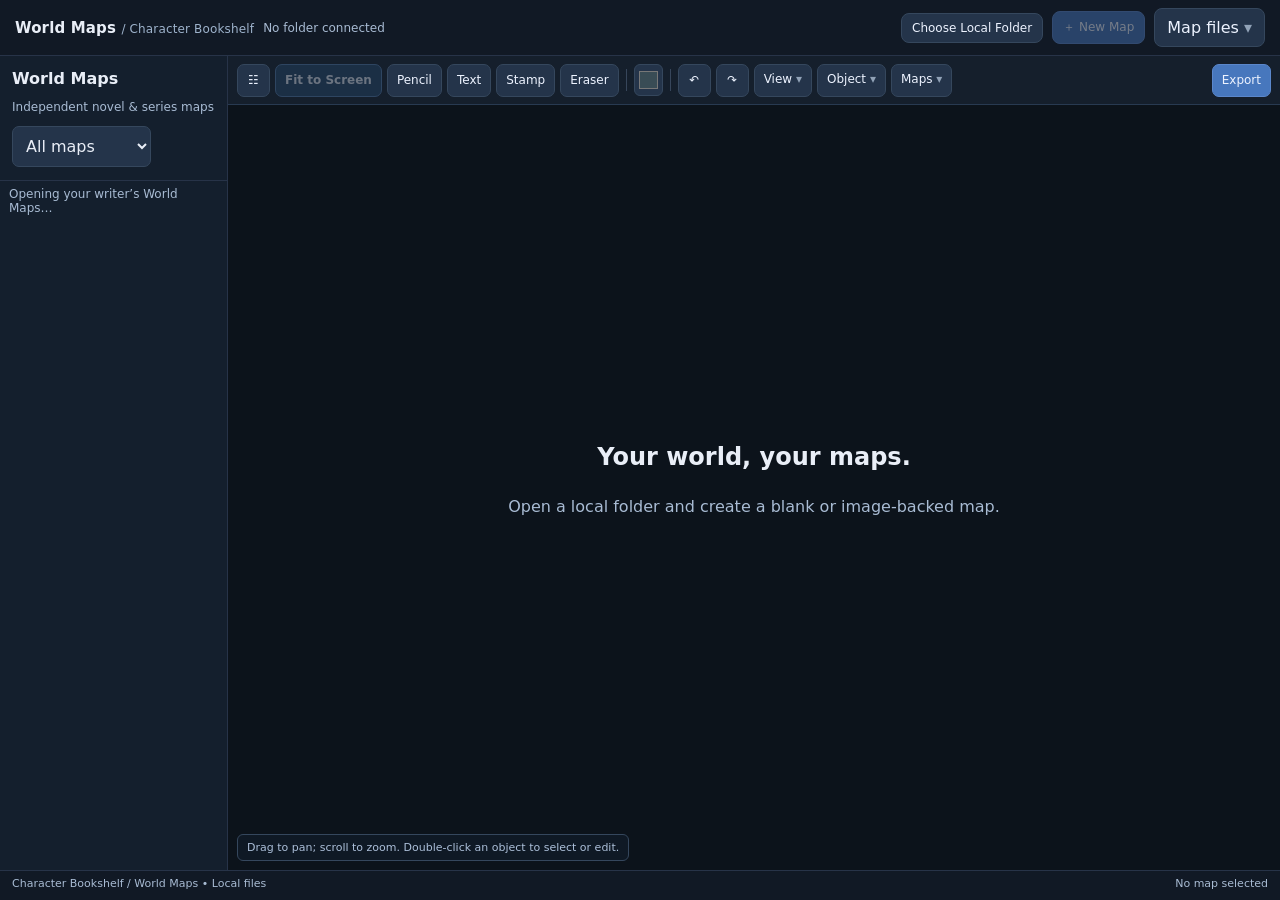
<file: world-maps.html>
<!doctype html><html lang="en"><head><meta charset="utf-8"><meta name="viewport" content="width=device-width,initial-scale=1"><title>Character Bookshelf • World Maps</title><link rel="stylesheet" href="world-maps.css?v=4.2.5"></head><body>
<div class="app"><header class="topbar">
<button id="back-to-bookshelf" class="back-nav" type="button" title="Back to Characters or Series">← Back</button>
<div class="brand">World Maps <span id="workspace-owner">/ Character Bookshelf</span></div>
<span id="save-status" class="status" aria-live="polite">No folder connected</span>
<div class="grow"></div>
<button id="choose-folder" class="secondary">Choose Local Folder</button>
<button id="new-map" class="primary" disabled>＋ New Map</button>
<details class="menu top-menu" id="project-menu"><summary>Map files</summary><div class="menu-contents">
<button id="import-saved-map" type="button">Import Saved Map…</button><button id="backup-full" disabled>Maps backup ZIP</button><button id="import-recovery">Restore Emergency File</button><button id="emergency-save" disabled>Emergency Recovery</button></div></details>
</header>
<div class="split"><aside class="sidebar" id="maps-sidebar"><div class="sidebar-head"><strong>World Maps</strong><p class="muted small">Independent novel &amp; series maps</p><select id="filter-scope" aria-label="Filter maps"><option value="all">All maps</option><option value="novel">Novel maps</option><option value="series">Series maps</option></select></div><div id="maps-list" class="sidebar-list"><div class="muted small">Opening your writer’s World Maps…</div></div></aside>
<main class="main"><div id="toolbar" class="toolbar"><button id="toggle-sidebar" class="icon-btn" title="Toggle map list" aria-label="Toggle map list" aria-expanded="true">☷</button>
<button id="fit-map" title="Fit the entire map to the workspace" disabled>Fit to Screen</button>
<button data-tool="pencil">Pencil</button><button data-tool="text">Text</button><button data-tool="stamp">Stamp</button><button data-tool="erase">Eraser</button><span class="separator"></span>
<select id="stamp-kind" aria-label="Stamp type"><option value="tree">Single tree</option><option value="forest-small">Small forest</option><option value="forest-large">Large forest</option><option value="house">House</option><option value="village">Village</option><option value="castle">Castle</option><option value="mountain">Mountain</option><option value="mountains">Mountain range</option><option value="water">Water</option><option value="bridge">Bridge</option><option value="ruins">Ruins</option><option value="cave">Cave</option><option value="camp">Camp</option></select>
<input type="color" id="draw-color" value="#394c55" aria-label="Annotation color"><span class="separator"></span><button id="undo" title="Undo" class="icon-btn">↶</button><button id="redo" title="Redo" class="icon-btn">↷</button>
<details class="menu"><summary>View</summary><div class="menu-contents"><button id="zoom-in">Zoom in ＋</button><button id="zoom-out">Zoom out −</button><button id="toggle-grid" title="Toggle editor-only map grid">Editor grid</button></div></details><details class="menu"><summary>Object</summary><div class="menu-contents"><button data-adjust="shrink" title="Shrink selected object">Size −</button><button data-adjust="enlarge" title="Enlarge selected object">Size +</button><button data-adjust="rotate" title="Rotate selected object">Rotate</button><button data-adjust="copy" title="Copy selected object (Ctrl+C)">Copy · Ctrl+C</button><button data-adjust="paste" title="Paste an identical object (Ctrl+V)">Paste · Ctrl+V</button><button data-adjust="duplicate" title="Duplicate selected object (Ctrl+D)">Duplicate · Ctrl+D</button><button data-adjust="delete" title="Delete selected object">Remove</button></div></details><details class="menu"><summary>Maps</summary><div class="menu-contents"><button id="copy-map">Copy</button><button id="combined-map">Combined Copy</button><button id="import-annotations">Combine Annotations</button><button id="import-saved-map-menu" type="button">Import Saved Map…</button><button id="relink">Re-link Image</button><button id="delete-map" class="danger">Delete</button></div></details><span class="toolbar-spacer"></span><button id="export-map" class="primary">Export</button>
</div><div class="stamp-context hidden" id="stamp-context" role="group" aria-label="Selected stamp controls"><span class="stamp-context-title">Selected stamp</span><button type="button" data-adjust="shrink" title="Decrease stamp size" aria-label="Decrease stamp size">−</button><output id="stamp-scale" aria-live="off">100%</output><button type="button" data-adjust="enlarge" title="Increase stamp size" aria-label="Increase stamp size">+</button><button type="button" data-adjust="rotate" title="Rotate stamp 15 degrees" aria-label="Rotate stamp">↻</button></div><div class="stage-wrap" id="stage-wrap"><div class="empty" id="empty"><h2>Your world, your maps.</h2><p class="muted">Open a local folder and create a blank or image-backed map.</p></div><svg id="stage" class="stage hidden" data-tool="navigate" aria-label="World map editor" xmlns="http://www.w3.org/2000/svg"></svg><div class="stage-hint" id="hint">Drag to pan; scroll to zoom. Double-click an object to select or edit.</div><div id="message" class="msg hidden" role="status"></div></div></main></div>
<footer class="foot"><span>Character Bookshelf / World Maps • Local files</span><span id="map-meta">No map selected</span></footer></div>
<dialog id="dlg-new"><form method="dialog" id="form-new"><h2>Create a map</h2><div class="field"><label for="new-title">Map title</label><input id="new-title" maxlength="150" value="Untitled Map" required></div><div class="field"><label for="new-scope">Location</label><select id="new-scope"><option value="novel">Novel</option><option value="series">Series</option></select></div><div class="field"><label for="new-owner">Novel or series name</label><input id="new-owner" maxlength="150" placeholder="e.g. Book One" required></div><div class="field"><label for="new-mode">Starting point</label><select id="new-mode"><option value="blank">Blank canvas</option><option value="image">Import existing map image</option></select></div><div class="field"><label for="new-background">Background</label><select id="new-background"><option value="parchment">Light parchment</option><option value="dark">Dark charcoal</option><option value="white">Plain white</option></select></div><div class="field"><label for="new-grid"><input id="new-grid" type="checkbox" style="margin-right:7px">Show optional guide grid</label></div><div class="field"><label for="new-outline">Basic outline</label><select id="new-outline"><option value="none">No outline</option><option value="circle">Circle / oval</option><option value="rectangle">Rectangle</option><option value="triangle">Triangle</option><option value="landmass">Irregular landmass</option><option value="islands">Island cluster</option></select></div><p class="muted small">Imported images must be yours or licensed for your intended use. A source image remains separate from editable annotations; normal local saves and full backups include it, RAM recovery does not.</p><div class="field"><label for="new-width">Width × height (100–12000)</label><div style="display:flex;gap:8px"><input id="new-width" type="number" value="1600" min="100" max="12000"><input id="new-height" type="number" value="1000" min="100" max="12000"></div></div><div class="buttons"><button value="cancel">Cancel</button><button id="create-submit" class="primary" value="create">Create Map</button></div></form></dialog>
<dialog id="dlg-copy"><form method="dialog" id="form-copy"><h2 id="copy-heading">Copy map</h2><p class="muted small">Copies are independent. Editing either map will not change the other.</p><div class="field"><label for="copy-title">New map title</label><input id="copy-title" required maxlength="150"></div><div class="field"><label for="copy-scope">Destination</label><select id="copy-scope"><option value="novel">Novel</option><option value="series">Series</option></select></div><div class="field"><label for="copy-owner">Destination name</label><input id="copy-owner" maxlength="150" required></div><div class="buttons"><button value="cancel">Cancel</button><button class="primary" value="copy">Create Copy</button></div></form></dialog>
<dialog id="dlg-combine"><form method="dialog" id="form-combine"><h2>Combine annotations</h2><p class="muted small">Only maps copied from the same original and using the same dimensions/image may be combined. Changes are added to this independent map, never to the original.</p><div class="field"><label for="combine-source">Source map</label><select id="combine-source"></select></div><div class="field"><label for="combine-mode">Import</label><select id="combine-mode"><option value="all">All annotations</option><option value="selected">Choose individual annotations</option></select></div><div id="combine-picks" class="list-picks hidden"></div><p id="combine-preview" class="muted small"></p><div class="buttons"><button value="cancel">Cancel</button><button value="merge" class="primary">Import onto this Map</button></div></form></dialog>
<dialog id="dlg-import-map" aria-labelledby="import-map-heading"><form method="dialog" id="form-import-map">
<h2 id="import-map-heading">Import saved editable map</h2>
<p class="muted small">Copy a complete map from another Character Bookshelf folder. Your original map and its source files will never be changed or merged. Choose a writer folder, a world-maps folder, or the library that contains one.</p>
<div class="buttons import-map-choose"><button id="choose-source-map-folder" type="button">Choose source folder…</button><button id="choose-source-map-json" type="button">Choose map JSON…</button></div>
<p id="import-map-source-status" class="muted small" role="status">No source selected.</p>
<div id="import-map-fields" class="hidden">
<div class="field"><label for="import-map-choice">Saved map</label><select id="import-map-choice"></select></div>
<div class="field"><label for="import-map-title">Name for new copy</label><input id="import-map-title" maxlength="150" required></div>
<div class="field"><label for="import-map-scope">Destination</label><select id="import-map-scope"><option value="novel">Novel</option><option value="series">Series</option></select></div>
<div class="field"><label for="import-map-owner">Novel or series name</label><input id="import-map-owner" maxlength="150" required></div>
<p class="muted small" id="import-map-preview"></p>
</div>
<div class="buttons"><button id="import-map-cancel" type="button">Cancel</button><button id="import-map-confirm" class="primary" type="button" disabled>Import independent copy</button></div>
</form></dialog>
<dialog id="dlg-export"><form method="dialog" id="form-export"><h2>Export map</h2><div class="field"><label for="export-format">Format</label><select id="export-format"><option value="png">PNG image</option><option value="svg">SVG vector image</option><option value="pdf">PDF (browser Print / Save as PDF)</option></select></div><div class="field"><label for="export-content">Content</label><select id="export-content"><option value="all">Complete map (including source image, if present)</option><option value="annotations">Annotations only (transparent background)</option></select></div><p class="muted small">Only include an imported source image when you have rights to reproduce it. Exports never change editable files.</p><div class="buttons"><button value="cancel">Cancel</button><button value="export" class="primary">Export</button></div></form></dialog>
<dialog id="dlg-relink"><form method="dialog" id="form-relink"><h2>Missing source image</h2><p>Your editable annotations are safe, but this map's image is unlinked.</p><p class="muted small">Expected filename: <strong id="expected-filename"></strong></p><p class="muted small">Choose a matching file to restore the reference. If the fingerprint differs, the app will warn and refuse to replace it.</p><div class="buttons"><button value="cancel">Not Now</button><button value="blank">Convert to Blank (keep drawings)</button><button value="reset" class="danger">Start Over</button><button value="link" class="primary">Choose Image</button></div></form></dialog>
<input id="pick-map-json" type="file" accept="application/json,.json" hidden><input id="pick-image" type="file" accept="image/png,image/jpeg,image/webp" hidden><input id="pick-recovery" type="file" accept="application/json,.json" hidden><script>
(function(){
 const state={loaded:false};
 function showFailure(reason){
  if(window.CBWorldMapsSession)return;
  const status=document.getElementById('save-status');
  const list=document.getElementById('maps-list');
  if(status)status.textContent='World Maps failed to start';
  if(list)list.textContent='The map editor could not start ('+reason+'). Your saved maps have NOT been deleted. Return to Bookshelf, verify that all release files were published, and hard-refresh.';
  document.getElementById('new-map').disabled=true;
  if(window.parent!==window)document.getElementById('choose-folder').classList.add('hidden');
 }
 window.CBWorldMapsStartupError=showFailure;
 window.setTimeout(()=>{if(!window.CBWorldMapsSession)showFailure('startup script unavailable')},5000);
 window.addEventListener('error',event=>{
  if(!window.CBWorldMapsSession && event.target instanceof HTMLScriptElement)showFailure('a required script failed to load');
 },true);
})();
</script><script type="module" src="world-maps.js?v=4.2.8"></script></body></html>
</file>
<file: styles.css>
:root{font:14px/1.45 Inter,ui-sans-serif,system-ui,-apple-system,Segoe UI,sans-serif;color:#e9eef7;background:#0b1018;color-scheme:dark}*{box-sizing:border-box}body{margin:0}button,input,textarea,select{font:inherit}button{cursor:pointer}button:disabled{opacity:.4;cursor:default}button:focus-visible,input:focus-visible,textarea:focus-visible,select:focus-visible{outline:2px solid #96b8fa;outline-offset:2px}button{transition:background .12s ease}.hidden{display:none!important}.topbar{height:74px;display:flex;justify-content:space-between;align-items:center;padding:10px 26px;background:#111925;border-bottom:1px solid #273348;gap:14px}.brand{display:flex;align-items:center;gap:12px}.brand-icon{width:38px;height:38px;border-radius:11px;background:#2a4c75;display:grid;place-items:center;color:#d1e4ff;font-size:23px}.brand strong{font-size:16px;display:block}.brand small{font-size:11px;color:#91a2b7;display:block}.topactions{display:flex;align-items:center;gap:10px;flex-wrap:wrap;justify-content:flex-end}.status{color:#a8bbd3;font-size:12px}.status[data-kind="bad"]{color:#ff9da7}.status[data-kind="busy"]{color:#edcd85}.primary,.quiet,.warning,.sideButton{border:1px solid #35475d;border-radius:9px;padding:9px 13px;font-weight:600}.primary{background:#4777bd;color:white;border-color:#527fc3}.primary:hover{background:#5389d0}.quiet,.sideButton{background:#1a2839;color:#dbe6f5}.quiet:hover,.sideButton:hover{background:#293b52}.warning{background:#854f22;color:white}.textButton{background:transparent;border:0;color:#a1c6fb;padding:6px 0}.textButton:hover{text-decoration:underline}.large{padding:13px 20px;font-size:15px}.wide{width:100%}.startup{min-height:calc(100vh - 74px);display:grid;place-items:center;padding:32px 16px}.startcard{max-width:560px;width:100%;background:#141f2d;border:1px solid #2a3b52;border-radius:18px;padding:36px;box-shadow:0 15px 50px #0003}.startcard h1{font-size:30px;letter-spacing:-.6px;margin:6px 0 12px}.startcard>p{color:#adbbce;line-height:1.65}.stepIcon{font-size:37px;color:#8dbaff}.eyebrow{font-weight:760;color:#91a7c2;letter-spacing:1.1px;font-size:10px}.helper{color:#8fa1b8!important;font-size:12px;line-height:1.6}.errorText{color:#f6a9b2!important}.writergrid{display:grid;grid-template-columns:repeat(auto-fit,minmax(155px,1fr));gap:12px;margin:23px 0 16px}.writerCard{border:1px solid #354c69;border-radius:12px;background:#1a2a3c;color:#eaf2ff;min-height:118px;display:flex;align-items:center;justify-content:center;flex-direction:column;gap:9px;font-size:15px;font-weight:700}.writerCard:hover{background:#284263}.writerAvatar{display:grid;place-items:center;background:#405b7d;border-radius:50%;width:34px;height:34px;font-weight:750;color:#f7faff}.writerCard .writerAvatar{width:46px;height:46px;font-size:18px}.workspace{display:flex;min-height:calc(100vh - 74px)}.sidebar{width:278px;flex:none;background:#111a26;border-right:1px solid #2a3648;display:flex;flex-direction:column}.sidebarBlock{padding:18px 17px 9px}.sidebarBlock select,.sidebarBlock input{margin-top:9px;width:100%}.writerHeading{display:flex;align-items:center;gap:10px;margin:11px 0}.sideButton{width:100%;text-align:left;margin-top:9px}.between{display:flex;justify-content:space-between;align-items:center}.count,.timestamp{font-size:12px;color:#91a2b6}.characterList{padding:8px 10px;overflow-y:auto;flex:1}.characterItem{display:flex;gap:10px;align-items:center;padding:11px 12px;border:0;background:transparent;color:#c2d1e3;border-radius:9px;width:100%;text-align:left}.characterItem:hover{background:#1c2b40}.characterItem.active{background:#254364;color:white}.characterItem .mini{width:31px;height:31px;display:grid;place-items:center;border-radius:50%;background:#31445a;font-size:12px;font-weight:750}.characterItem .cut{overflow:hidden;text-overflow:ellipsis;white-space:nowrap}.sidebarFooter{border-top:1px solid #28364a;color:#8d9fb7;padding:16px;font-size:11px;line-height:1.7}.mainPanel{flex:1;min-width:0;max-width:1300px;padding:34px clamp(20px,5vw,65px) 90px;margin:0 auto}.emptyView{text-align:center;max-width:520px;margin:12vh auto}.emptyView .bigGlyph{font-size:60px;color:#8bb0e5}.emptyView h1{font-size:30px;margin:12px 0}.emptyView p{color:#a5b6c9;line-height:1.6}.editor{max-width:950px;margin:0 auto}.characterHeader{display:flex;align-items:center;gap:20px;padding-bottom:24px;margin-bottom:22px;border-bottom:1px solid #293b50}.portrait{width:108px;height:108px;border-radius:16px;flex:none;display:grid;place-items:center;overflow:hidden;background:#1b2d42;border:1px solid #364f6b}.portrait .silhouette{font-size:55px;color:#819bb8}.portrait img{width:100%;height:100%;object-fit:cover}.characterTitle{flex:1}.characterTitle h1{font-size:30px;margin:5px 0}.portraitActions{display:flex;gap:12px;align-items:center;margin-top:13px}.fileLabel{display:inline-block;font-size:12px;padding:7px 10px;cursor:pointer}.dangerText{background:transparent;border:0;color:#f0a5af;align-self:flex-start}.section{background:#141f2e;border:1px solid #2b3c52;border-radius:12px;margin-bottom:14px;overflow:hidden}.section summary{list-style:none;cursor:pointer;display:flex;justify-content:space-between;align-items:center;padding:17px 20px;font-size:15px;font-weight:700}.section summary::-webkit-details-marker{display:none}.section[open] summary{border-bottom:1px solid #293b50}.sectionBody{padding:20px}.fields{display:grid;grid-template-columns:1fr 1fr;gap:17px}.field{display:flex;flex-direction:column;gap:7px}.field.wide{grid-column:1/-1}.field label{font-size:12px;color:#b6c7dc;font-weight:650}input,select,textarea{background:#0c1623;color:#ebf3ff;border:1px solid #334a64;border-radius:8px;padding:10px 11px;min-width:0}textarea{resize:vertical;min-height:80px;line-height:1.5}.notes{border-top:1px solid #2b3d53;padding-top:17px;margin-top:18px}.notes textarea{width:100%;min-height:110px}.relationshipRow{display:flex;gap:10px;align-items:center;flex-wrap:wrap;padding:11px;margin:9px 0;border:1px solid #35485e;border-radius:9px;background:#1b2b3e}.relationshipRow textarea{flex:1;min-width:150px;min-height:55px}.linkButton{border:0;background:transparent;color:#aaccff;font-weight:700}.removeButton{background:transparent;border:0;color:#f0a2aa}.relationPicker{display:flex;gap:9px;margin-top:12px}.relationPicker select{flex:1}.muted{font-size:12px;color:#94a9c1}.toast{position:fixed;bottom:18px;right:18px;max-width:410px;border-radius:11px;padding:14px 17px;background:#36597e;color:white;z-index:10;box-shadow:0 10px 35px #0008}.toast.error{background:#893f50}.emptyList{font-size:12px;color:#94a9c1;padding:15px 10px}dialog{border:1px solid #3b516d;border-radius:14px;background:#162437;color:#ebf2fb;width:min(94vw,490px);box-shadow:0 22px 65px #0009}dialog::backdrop{background:#030812c7}.dialogBody{padding:18px}.dialogBody h2{font-size:22px;margin:0 0 14px}.dialogBody label{display:block;font-size:12px;font-weight:700;margin-bottom:7px}.dialogBody input{width:100%}.dialogActions{display:flex;gap:10px;justify-content:flex-end;margin-top:22px}@media(max-width:750px){.topbar{height:auto;padding:12px 15px;align-items:flex-start}.topactions{gap:6px}.status{width:100%;text-align:right}.workspace{flex-direction:column}.sidebar{width:auto;border-right:0;border-bottom:1px solid #2a3648}.sidebarBlock{padding:10px 15px}.characterList{display:flex;flex-direction:row;overflow-x:auto}.characterItem{min-width:140px}.sidebarFooter{display:none}.mainPanel{padding:24px 15px}.characterHeader{gap:12px}.portrait{width:80px;height:80px}.characterTitle h1{font-size:22px}.fields{grid-template-columns:1fr}.startcard{padding:24px}.relationPicker{flex-wrap:wrap}}

/* Version 2 — writer bookshelf, all-characters gallery, and profile breadcrumbs */
.bookshelfView,.novelView{max-width:1100px;margin:0 auto;animation:pageReveal .18s ease-out}
@keyframes pageReveal{from{opacity:.7;transform:translateY(5px)}to{opacity:1;transform:translateY(0)}}
.pageKicker{font-size:11px;letter-spacing:2px;font-weight:750;color:#90b4e2;margin:5px 0 9px}
.shelfHeading,.novelHeading{display:flex;gap:20px;align-items:flex-start;justify-content:space-between;margin-bottom:32px}
.shelfHeading h1,.novelHeading h1{font-size:clamp(29px,4vw,39px);letter-spacing:-1px;line-height:1.15;margin:0 0 10px}
.shelfHeading p,.novelHeading p{color:#a4b7d0;margin:0;font-size:14px}
.shelfHeading .primary,.novelHeading .primary{flex:none;margin-top:5px}
.shelfBooks{padding:12px 0 18px}
.bookShelf{position:relative;padding:0 17px 24px;margin-bottom:25px}
.bookShelfRow{display:flex;align-items:end;justify-content:flex-start;gap:clamp(12px,2.8vw,29px);min-height:249px;padding:10px 20px 0}
.shelfPlank{height:22px;background:linear-gradient(180deg,#35445a 0%,#27364b 33%,#192838 100%);border:1px solid #53657b;border-bottom-color:#101823;box-shadow:0 13px 16px #0009;border-radius:3px 3px 5px 5px;position:relative;z-index:1}
.shelfPlank:after{content:"";position:absolute;top:4px;left:0;right:0;border-top:1px solid #8795aa3b}
.bookCover{--bookMain:#36506c;--bookLight:#527a9d;position:relative;flex:0 1 155px;min-width:88px;max-width:155px;height:214px;background:linear-gradient(126deg,#111927 0 6%,var(--bookMain) 7%,var(--bookLight) 82%,#152b40 100%);color:#f4efe5;border:1px solid #91a5b66b;box-shadow:inset 6px 0 6px #09131d9c,inset -3px 0 4px #050d16a0,5px 9px 12px #000a;border-radius:2px 6px 5px 2px;padding:0;text-align:left;transform-origin:bottom center;transition:transform .15s ease,filter .15s ease}
.bookCover:hover{transform:translateY(-7px);filter:brightness(1.14)}
.bookCover:focus-visible{outline:3px solid #95c4ff;outline-offset:4px}
.bookVariant1{--bookMain:#56455d;--bookLight:#826787}.bookVariant2{--bookMain:#385852;--bookLight:#5c8c7c}.bookVariant3{--bookMain:#61503c;--bookLight:#977d54}.bookVariant4{--bookMain:#3e4a70;--bookLight:#697cac}.bookVariant5{--bookMain:#604347;--bookLight:#996e6d}
.bookFront{display:flex;flex-direction:column;align-items:center;justify-content:space-between;padding:24px 12px 20px 15px;height:100%;position:relative;text-align:center;overflow:hidden}
.bookFront:before{content:"";position:absolute;inset:11px 10px 12px 14px;border:1px solid #d7cdb15e;pointer-events:none}
.bookOrnament{font-size:24px;color:#e8d5ad;opacity:.75}
.bookTitle{position:relative;z-index:1;font-size:clamp(12px,1.35vw,17px);line-height:1.2;letter-spacing:.5px;font-weight:800;overflow-wrap:anywhere;text-shadow:0 2px 4px #0006}
.bookFooter{position:relative;color:#ebe3d8aa;letter-spacing:1.1px;font-size:7px;font-weight:700}
.shelfHelp{color:#91a7c1;font-size:12px;margin:2px 10px 22px}
.noBooks,.noCharacters{padding:60px 12px;text-align:center;color:#a1b3c8;border:1px dashed #344963;border-radius:14px;background:#141f2a}
.noBooks .bigGlyph,.noCharacters .bigGlyph{display:block;font-size:44px;color:#7096c1}
.pageBack{display:inline-block;margin:-5px 0 25px;font-size:13px}
.collectionHeading{display:flex;align-items:center;gap:13px;border-bottom:1px solid #293b50;padding-bottom:12px;margin-bottom:21px}
.collectionHeading h2{font-size:18px;margin:0}
.characterGallery{display:grid;grid-template-columns:repeat(auto-fill,minmax(168px,1fr));gap:17px}
.characterCard{border-radius:12px;background:#152334;border:1px solid #30445e;color:#eaf2ff;overflow:hidden;text-align:left;padding:0;display:flex;flex-direction:column;transition:transform .15s ease,border-color .15s ease,background .15s ease;min-height:218px}
.characterCard:hover{border-color:#648fca;background:#1d3047;transform:translateY(-3px)}
.characterCard:focus-visible{outline:2px solid #9ec7fc;outline-offset:3px}
.galleryPortrait{height:148px;display:grid;place-items:center;background:radial-gradient(ellipse at 50% 20%,#385675 0,#233850 47%,#142332 100%);overflow:hidden;border-bottom:1px solid #364a61}
.gallerySilhouette{font-size:76px;line-height:1;color:#8aabca;opacity:.7}
.galleryPortrait img{width:100%;height:100%;object-fit:cover}
.galleryBody{padding:12px 14px;display:flex;flex-direction:column;gap:3px;min-width:0}
.galleryName{font-size:15px;font-weight:730;overflow-wrap:anywhere}
.galleryRole{font-size:12px;color:#a7b8cd;overflow-wrap:anywhere}
.noCharacters{grid-column:1/-1}
.noCharacters h3{color:#dae5f4;margin:8px 0 3px}
.profileNav{display:flex;align-items:center;gap:9px;flex-wrap:wrap;margin:-10px 0 28px;color:#a4b9d6;font-size:13px}
.profileNav .textButton{font-size:13px}
.navSep{color:#5e728c}.navBook{color:#a3b3c9}.navNow{color:#eff4fb;font-weight:700}
.navSelected{background:#2b4666!important;border-color:#567ca6!important;color:#f3f8ff!important}
@media(max-width:750px){.shelfHeading,.novelHeading{margin-bottom:19px}.bookShelf{padding:0 0 20px}.bookShelfRow{gap:10px;padding:6px 7px 0;min-height:198px}.bookCover{height:170px;min-width:69px}.bookFront{padding:18px 7px 15px 10px}.bookTitle{font-size:12px}.bookOrnament{font-size:18px}.bookFooter{font-size:6px}.characterGallery{grid-template-columns:repeat(auto-fill,minmax(130px,1fr));gap:12px}.galleryPortrait{height:120px}.shelfHeading .primary,.novelHeading .primary{font-size:12px;padding:8px 10px}}

/* v3: galleries are full-width; profile sidebar is a table of contents and exports. */
.workspace.galleryMode .sidebar{display:none}
.workspace.galleryMode .mainPanel{width:100%;max-width:none;padding-left:clamp(18px,5vw,76px);padding-right:clamp(18px,5vw,76px)}
.workspace.editorMode .sidebarLibraryTools{display:none}
.workspace:not(.editorMode) .editorSideTools{display:none}
.workspace.editorMode .sidebar{position:sticky;top:0;align-self:flex-start;height:calc(100vh - 74px);overflow-y:auto}
.editorSideTools .sideButton{margin:3px 0;text-align:left}
.section{scroll-margin-top:20px}
.collectionHeading .spacer{flex:1}
.collectionHeading .quiet{font-size:12px;padding:8px 10px;white-space:nowrap}
@media(max-width:750px){.workspace.editorMode .sidebar{height:auto;position:static}.workspace.galleryMode .mainPanel{padding:21px 15px}.editorSideTools .sidebarBlock:nth-child(2){display:none}.collectionHeading{flex-wrap:wrap}.collectionHeading .spacer{display:none}}

/* v3.2: deliberate, confirmed deletion of characters and books */
.novelActions{display:flex;align-items:center;justify-content:flex-end;flex-wrap:wrap;gap:10px}
.dangerOutline{background:#2b1d27;color:#ffd2d6;border:1px solid #87505b;border-radius:8px;padding:10px 13px;font-weight:650}
.dangerOutline:hover{background:#492631;border-color:#b76e7b}
.bookTile{position:relative;display:flex;flex:0 1 155px;min-width:88px;max-width:155px}
.bookTile>.bookCover{width:100%;min-width:0;max-width:none;flex:1}
.bookDeleteBtn,.characterDeleteBtn{position:absolute;z-index:3;right:7px;top:7px;width:29px;height:29px;background:#111d2aee;color:#ffd2d7;border:1px solid #af7c85;border-radius:7px;display:grid;place-items:center;font-weight:800;font-size:19px;line-height:1;box-shadow:0 2px 9px #0009}
.bookDeleteBtn:hover,.characterDeleteBtn:hover{background:#6d2c3c;color:#fff;border-color:#e9a9b5}
.characterTile{position:relative;min-width:0}
.characterTile>.characterCard{width:100%;height:100%}
.deleteDialog{width:min(94vw,510px);padding:0;border:1px solid #85505b}
.deleteDialogBody{padding:24px}
.deleteDialog h2{font-size:23px;margin:7px 0 12px}
.deleteDialog p{color:#d9e4f2;line-height:1.6}
.deleteWarningIcon{height:34px;width:34px;display:grid;place-items:center;border-radius:100%;background:#602d3c;color:#ffe2e5;font-weight:900;font-size:21px}
.deleteWarningText{background:#301f2a;border:1px solid #684253;border-radius:8px;padding:12px;color:#ffcbd0!important;font-size:12px}
.dangerConfirm{background:#af384d;color:#fff;border:1px solid #ce5a69;border-radius:8px;padding:10px 14px;font-weight:750}
.dangerConfirm:hover{background:#c7485d}
@media(max-width:750px){.bookTile{min-width:69px}.novelActions{gap:6px}.novelActions>*{font-size:12px;padding:8px 9px}}


/* v3.3: Character Tree. The visual map is editable and stored next to this novel's files. */
.treeView{max-width:1240px;margin:0 auto;animation:pageReveal .18s ease-out}
.treeBreadcrumb{display:flex;gap:10px;align-items:center;color:#91a9c8;font-size:13px;margin:0 0 22px;flex-wrap:wrap}
.treeHeading{display:flex;justify-content:space-between;align-items:center;gap:20px;margin-bottom:19px}
.treeHeading h1{font-size:clamp(28px,4vw,40px);margin:0 0 8px;letter-spacing:-.7px}
.treeHeading p:not(.pageKicker){color:#a5bad2;margin:0;max-width:650px}
.treeInstructions{display:flex;align-items:center;gap:9px;color:#b8c8da;font-size:12px;background:#152438;border:1px solid #304661;border-radius:10px 10px 0 0;padding:13px 16px;flex-wrap:wrap}
.treeDot{width:9px;height:9px;flex:none;border-radius:50%;background:#8eb6e8;box-shadow:0 0 0 3px #8eb6e833}
.treeSaveLabel{color:#8db4cc;margin-left:auto}
.treeSaveLabel[data-kind=busy]{color:#e8ca8a}.treeSaveLabel[data-kind=bad]{color:#f6a2b1}
.treeViewport{overflow:auto;min-height:330px;max-height:70vh;background-color:#101c2b;background-image:radial-gradient(#4c647a50 .7px,transparent .8px);background-size:19px 19px;border:1px solid #304661;border-top:0;border-radius:0 0 12px 12px;scrollbar-color:#415874 #111b29}
.treeStage{position:relative;min-width:880px;min-height:320px;isolation:isolate}
#treeLines{position:absolute;inset:0;pointer-events:none;overflow:visible;z-index:1}
#treeNodes{position:absolute;inset:0;z-index:2;pointer-events:none}
.treeNode{position:absolute;width:180px;min-height:94px;background:linear-gradient(155deg,#243b57,#172739);border:1px solid #6182a2;border-radius:12px;box-shadow:0 10px 25px #03070e80;pointer-events:auto;padding:9px;display:flex;flex-direction:column;gap:5px}
.treeNode:focus-within{border-color:#a1cbff}
.treeNodeHead{display:flex;align-items:center;justify-content:space-between;gap:5px}
.treeNodeHandle{touch-action:none;user-select:none;cursor:grab;border:1px solid #465f78;background:#192d44;color:#b6cdeb;border-radius:6px;letter-spacing:2px;padding:3px 8px;font-size:12px}
.treeNodeHandle:active{cursor:grabbing}
.treeNodeRole{font-size:10px;color:#9fb4cc;white-space:nowrap;text-overflow:ellipsis;overflow:hidden;max-width:110px}
.treeNodeOpen{font-weight:750;font-size:15px;line-height:1.2;text-align:left;border:0;background:none;color:#ecf3ff;overflow-wrap:anywhere;padding:3px 2px}
.treeNodeOpen:hover{text-decoration:underline;color:#b6d5ff}
.treeNodeCaption{font-size:11px;color:#8fa9c2;margin:0 2px}
.treeEdge{fill:none;stroke-width:2.2;opacity:.85}
.treeEdgeOther{stroke-dasharray:7 6;opacity:.65}
.treeEdgeLabel{font-size:11px;font-weight:700;paint-order:stroke;stroke:#101c2b;stroke-width:6px;stroke-linejoin:round}
.treeEditPanel{background:#142233;border:1px solid #2d4059;border-radius:13px;margin-top:22px;padding:20px}
.treeEditTitle h2{margin:0 0 5px;font-size:18px}
.treeEditTitle p{margin:0 0 15px;color:#a0b2c8;font-size:13px}
.treeConnectionList{display:grid;gap:8px;margin-bottom:16px}
.treeConnectionRow{display:flex;align-items:center;gap:10px;flex-wrap:wrap;background:#192c40;border:1px solid #344b66;border-radius:9px;padding:10px}
.treeConnectionNames{flex:1;min-width:210px;font-weight:700}
.treeConnectionRow select{max-width:225px;min-width:150px}
.treeRemoveBtn{background:transparent;border:1px solid #805368;border-radius:7px;color:#ffbdc8;padding:9px}
.treeRemoveBtn:hover{background:#542b3d}
.treeConnectForm{display:grid;grid-template-columns:1fr 1fr 1fr auto;gap:10px;align-items:end;margin-top:12px;padding-top:17px;border-top:1px solid #2f435b}
.treeConnectForm label{font-size:11px;color:#b4c7de;display:flex;flex-direction:column;gap:6px;font-weight:650}
.treeConnectForm select{width:100%}
.treeConnectForm button{white-space:nowrap}
.treeFootnote{font-size:12px;line-height:1.65;color:#95acc8;margin:16px 0 0}
.treeFootnote code{color:#e2c89a}
.treeNavButton{padding:7px 11px;background:#244567;border:1px solid #5477a0;border-radius:8px;color:#e0efff;font-weight:700;font-size:12px}
.treeNavButton:hover{background:#325c87}
@media(max-width:850px){.treeConnectForm{grid-template-columns:1fr 1fr}.treeHeading{align-items:flex-start;flex-direction:column}.treeEditPanel{padding:14px}}
@media(max-width:500px){.treeConnectForm{grid-template-columns:1fr}.treeConnectionRow select{width:100%;max-width:none}}

/* Existing profile links can also be classified for the automatic Character Tree. */
.relationshipRow select{flex:0 1 180px;min-width:145px;font-size:12px}

/* v3.4 — visible connections, multi-target linking, drag-to-link, and Undo */
.undoTopButton{background:#1e344c;border:1px solid #6284a8;color:#e6f1fe;border-radius:8px;padding:9px 13px;font-weight:750;white-space:nowrap}
.undoTopButton:not(:disabled):hover{background:#2c4b6e}
.undoTopButton:disabled{opacity:.40;cursor:not-allowed}
.treeEdgeGlow{fill:none;stroke-width:7;opacity:.27;stroke-linecap:round;stroke-linejoin:round}
.treeEdge{fill:none;stroke-width:3.25;opacity:1;stroke-linecap:round;stroke-linejoin:round}
.treeEdgeOther{stroke-dasharray:9 6;opacity:.92}
.treeEdgeLabelBacking{fill:#132237;stroke-width:1}
.treeEdgeLabel{font-size:12px;font-weight:800;paint-order:normal;stroke:none}
.treeNode.linkTarget{border-color:#b9eeb5;box-shadow:0 0 0 3px #97d99a55,0 10px 25px #03070e80}
.treeConnectForm{grid-template-columns:minmax(160px,1fr) minmax(220px,1.8fr) minmax(160px,1fr) auto}
.treeTargetsField{padding:0;margin:0;border:0;min-width:0}
.treeTargetsField legend{font-size:11px;color:#b4c7de;font-weight:650;padding:0 0 6px}
.treeTargets{display:grid;grid-template-columns:repeat(auto-fit,minmax(145px,1fr));align-content:start;gap:5px;max-height:175px;overflow:auto;border:1px solid #3a526e;background:#0f1c2c;border-radius:8px;padding:8px}
.treeTargetOption{display:flex!important;flex-direction:row!important;align-items:center;gap:7px;font-size:12px!important;color:#e0ecfb!important;cursor:pointer;font-weight:500!important;line-height:1.45}
.treeTargetOption input{width:15px;height:15px;margin:0;accent-color:#77a7e4;flex:none}
.treeDropDialog{width:min(94vw,510px)}
.treeDropDialog .dialogBody{padding:24px}
.treeDropDialog p{color:#aebfd2;line-height:1.55}
.treeDropDialog label{display:block;margin-bottom:8px;font-size:12px;font-weight:700}
.treeDropDialog select{width:100%}
@media(max-width:850px){.treeConnectForm{grid-template-columns:1fr 1fr}}
@media(max-width:550px){.treeConnectForm{grid-template-columns:1fr}.undoTopButton{padding:8px 10px}}

/* v3.5 — in-app view refresh and per-page undo */
#refreshViewBtn{border-color:#426080;color:#c9dcf4;white-space:nowrap}
#refreshViewBtn:hover{background:#233c56}
#refreshViewBtn:disabled{opacity:.55;cursor:wait}

/* v3.6 — Timeline, search, cover uploads, revision history and tree exports */
.timelineView,.librarySearchView{max-width:1200px;margin:0 auto;animation:pageReveal .18s ease-out}
.timelineToolbar{display:flex;align-items:center;gap:15px;flex-wrap:wrap;padding:14px 0 22px;border-bottom:1px solid #344761;margin-bottom:22px}
.timelineModes{display:flex;overflow:hidden;border:1px solid #48678b;border-radius:9px}
.timelineMode{padding:10px 16px;background:#16283c;border:0;color:#c5d7ec;font-weight:650}
.timelineMode.selected{background:#355b83;color:#fff}
.timelineMode:not(.selected):hover{background:#263e59}
.timelineToolbar label{font-size:12px;color:#9db8d8;display:flex;align-items:center;gap:8px}
.timelineToolbar select{min-width:190px}
.timelineToolbar .count{margin-left:auto}
.timelineEntries{display:flex;flex-direction:column;gap:20px}
.timelineGroup{background:#121e2c;border:1px solid #30435c;border-radius:12px;overflow:hidden}
.timelineYear{padding:13px 18px;margin:0;background:linear-gradient(100deg,#233c58,#1b3048);font-size:20px;color:#e8f2ff;border-bottom:1px solid #3b5777}
.timelineRail{margin:14px 22px 19px 24px;border-left:2px solid #678fb8;display:flex;flex-direction:column;gap:12px}
.timelineRow{display:flex;gap:16px;align-items:center;margin-left:-7px}
.timelineBullet{width:12px;height:12px;background:#aac9ed;box-shadow:0 0 0 4px #1c334d;border:2px solid #426e9a;border-radius:50%;flex:none}
.timelineCard{flex:1;min-width:0;border:1px solid #405673;border-radius:9px;background:#1a2b3e;display:flex;align-items:stretch;justify-content:space-between}
.timelineCard:hover{border-color:#799ac2}
.timelineEventOpen{flex:1;min-width:0;border:0;background:transparent;padding:14px 17px;text-align:left;color:#f2f7ff;display:flex;flex-direction:column;gap:6px}
.timelineEventOpen strong{font-size:15px}
.timelineEventOpen .muted{font-size:12px}
.timelineExcerpt{white-space:pre-wrap;overflow-wrap:anywhere;color:#abbfd5;font-size:12px;max-height:3.3em;overflow:hidden}
.timelineTags{color:#d0e4ff;font-size:11px;font-weight:650}
.timelineRowActions{display:flex;align-items:center;gap:5px;padding:6px 10px}
.timelineRowActions button{padding:7px 10px}
.timelineRowActions button:disabled{opacity:.25}
.timelineTip{font-size:12px;line-height:1.6;color:#9fb3cb;max-width:920px;margin-top:20px}
.characterTimelineBlock{border:1px solid #364d67;border-radius:11px;margin:18px 0 6px;padding:14px;background:#142336}
.characterTimelineHeading{display:flex;align-items:center;justify-content:space-between;gap:15px;margin-bottom:10px}
.characterTimelineHeading h3{font-size:16px;margin:0}
.characterEventButton{display:block;width:100%;text-align:left;padding:10px 12px;margin:7px 0;border-radius:8px;border:1px solid #3e5978;background:#20364b;color:#e4efff}
.characterEventButton:hover{background:#2c4a66}
.characterTimelineBlock>.textButton{margin-top:8px}
.timelineEventDialog{width:min(94vw,720px);max-height:90vh;overflow:auto}
.timelineFormGrid{display:grid;grid-template-columns:1fr 1fr;gap:12px 14px}
.timelineFormGrid label.wide{grid-column:1/-1}
.timelineFormGrid label{display:flex;flex-direction:column;gap:6px}
.timelineEventDialog textarea{width:100%}
.eventCharacterField{border:1px solid #3a516d;border-radius:9px;margin:15px 0;padding:12px 15px}
.eventCharacterField legend{font-size:12px;color:#bfd5ec;font-weight:700}
.eventCharacterChoices{display:grid;grid-template-columns:repeat(auto-fill,minmax(140px,1fr));gap:8px;max-height:200px;overflow:auto}
.eventCharacterChoice{display:flex!important;align-items:center;gap:7px;margin:0!important;font-weight:500!important}
.eventCharacterChoice input{width:auto!important;accent-color:#79a8e1}
.searchBar{display:flex;align-items:center;gap:12px;margin:25px 0}
.searchBar input{flex:1;font-size:16px;min-width:0;padding:13px 15px}
.searchResults{display:flex;flex-direction:column;gap:10px;max-width:980px}
.searchSummary{font-size:12px;color:#9fb6d1;font-weight:750}
.searchHit{display:flex;flex-direction:column;gap:5px;text-align:left;padding:15px 18px;background:#17273b;border:1px solid #36506e;border-radius:10px;color:#edf5ff}
.searchHit:hover{background:#223a54;border-color:#709bc8}
.searchExcerpt{font-size:12px;color:#c3d5e8;white-space:pre-wrap;overflow-wrap:anywhere}
.uploadedBookImage{width:100%;height:100%;object-fit:cover;display:block}
.bookFront:has(.uploadedBookImage){padding:0}
.bookFront:has(.uploadedBookImage):before{display:none}
.profileHeaderActions{display:flex;flex-direction:column;align-items:flex-end;gap:8px}
.profileHeaderActions .quiet{white-space:nowrap}
.revisionHistoryDialog{width:min(94vw,720px);max-height:85vh;overflow:auto}
.revisionHistoryList{display:flex;flex-direction:column;gap:9px;max-height:55vh;overflow:auto}
.revisionRow{display:flex;align-items:center;gap:12px;background:#1b3046;border:1px solid #3a5677;border-radius:9px;padding:12px}
.revisionRow strong{flex:1;font-size:12px;overflow-wrap:anywhere}
.treeHeadingActions{display:flex;align-items:center;gap:8px;flex-wrap:wrap;justify-content:flex-end}
@media(max-width:750px){.timelineFormGrid{grid-template-columns:1fr}.timelineToolbar{gap:8px}.timelineRowActions{flex-direction:column}.timelineEventOpen{padding:12px}.timelineYear{font-size:17px}.profileHeaderActions{width:100%;align-items:flex-start}.searchBar{align-items:stretch;flex-direction:column}.treeHeadingActions{justify-content:flex-start}}

.timelineCard[draggable="true"]{cursor:grab}.timelineCard.dragOver{border-color:#b5d8ff;background:#294b6b;box-shadow:0 0 0 2px #9fc9fb66}

/* v3.7 — deliberate, read-only source / editable draft import review */
.importFullDialog{width:min(96vw,1120px);max-width:1120px;height:min(91vh,900px);max-height:91vh;padding:0;overflow:hidden;border:1px solid #4c6482;border-radius:14px;background:#101d2d;color:#edf4ff}
.importFullDialog[open]{display:flex;flex-direction:column}
.importFullDialog::backdrop,.importMatchDialog::backdrop{background:rgba(2,7,15,.82)}
.importDialogBody{display:flex;flex-direction:column;min-height:0;min-width:0;width:100%;height:100%}
.importDialogHeading{display:flex;align-items:flex-start;justify-content:space-between;gap:18px;padding:20px 25px;border-bottom:1px solid #334963;background:#17283b}
.importDialogHeading h2{margin:2px 0 7px;font-size:22px}
.importDialogHeading p{margin:0;line-height:1.5}
.importDialogHeading .helper{max-width:850px;color:#aabdd4}
.importCompareColumnTitles{display:grid;grid-template-columns:1fr 1fr;gap:12px;padding:14px 25px 10px;background:#111f31;color:#e5f1ff}
.importCompareColumnTitles strong{font-size:13px}
.importCompareColumnTitles span{color:#9cafc7;font-size:11px;font-weight:400}
.importComparisonFields,.importNewFields{overflow-y:auto;min-height:0;flex:1;padding:0 25px 24px}
.importSection{border:1px solid #364d68;border-radius:10px;margin-top:13px;background:#152539;overflow:hidden}
.importSection>summary{padding:12px 17px;background:#213750;font-weight:750;color:#f1f6ff;cursor:pointer}
.importSectionBody{padding:7px 13px 13px}
.importFieldPair{display:grid;grid-template-columns:1fr 1fr;gap:12px;border-bottom:1px solid #2d425d;padding:11px 0}
.importFieldSingle{padding:11px 0;border-bottom:1px solid #2d425d}
.importFieldPair:last-child,.importFieldSingle:last-child{border:0}
.importFieldCell{display:flex;flex-direction:column;gap:6px;min-width:0;font-weight:400}
.importFieldName{font-size:12px;color:#c8d7e7;font-weight:700}
.importFieldCell input,.importFieldCell textarea{width:100%;box-sizing:border-box;background:#0d1b2b;border:1px solid #41607e;border-radius:7px;color:#f3f7ff;padding:10px 11px;font:inherit;font-size:13px;resize:vertical}
.importFieldCell textarea{min-height:74px}
.importFieldCell textarea:focus,.importFieldCell input:focus{outline:2px solid #7aaee2;outline-offset:1px}
.importFieldCell .importProposedInput{background:#223144;border-style:dashed;border-color:#526f8d;color:#e0ecfb}
.importProposedInput::placeholder{color:#8295ab}
.importCopy{align-self:flex-end;font-size:11px;padding:6px 12px}
.importFooter{padding:13px 24px;background:#17283b;border-top:1px solid #3a516b;display:flex;gap:15px;justify-content:space-between;align-items:center;flex-wrap:wrap}
.importFooter p{font-size:12px;margin:0;max-width:490px;color:#b8cce3}
.importFooter .dialogActions{margin:0;display:flex;gap:8px;flex-wrap:wrap}
.importMatchDialog{width:min(94vw,600px);max-height:85vh;overflow:auto}
.importMatchList{display:flex;flex-direction:column;gap:8px;margin:15px 0}
.importMatchOption{display:block;text-align:left;width:100%;border-radius:8px;padding:12px 15px;border:1px solid #42688f;background:#243f5a;color:#f4f8ff;font-weight:750}
.importMatchOption:hover{background:#345878}
@media(max-width:700px){.importFullDialog{width:98vw;height:94vh;max-height:94vh}.importDialogHeading{padding:13px}.importCompareColumnTitles{padding:10px 13px}.importComparisonFields,.importNewFields{padding:0 11px 14px}.importFieldPair{gap:7px}.importFieldCell input,.importFieldCell textarea{font-size:12px;padding:8px}.importFooter{padding:10px}.importFooter .dialogActions{width:100%;justify-content:flex-end}.importDialogHeading h2{font-size:18px}}

/* v3.8 — record dates, recently worked on, review and safe backup */
.brandHome{display:flex;align-items:center;gap:12px;border:0;background:transparent;color:inherit;text-align:left;padding:5px 7px;border-radius:11px;flex:none}
.brandHome:hover{background:#1d334b}.brandHome:hover .brand-icon{background:#3b6596}
.brandWords{display:block}.brandWords strong{display:block}.brandWords small{display:block}
.gallerySortLabel{display:flex;align-items:center;gap:8px;margin-left:8px;font-size:12px;color:#b6c9df;font-weight:650}
.gallerySortLabel select{font-size:12px;padding:7px 9px;max-width:165px}
.galleryUpdated{display:block;font-size:11px;color:#9eb6d2;margin-top:7px}
.profileMetadata{border:1px solid #354e6a;border-radius:11px;background:#13243a;padding:16px;margin-top:22px}
.profileMetadata h3{font-size:14px;margin:0 0 13px;color:#dfecfe}
.recordGrid{display:grid;grid-template-columns:repeat(2,minmax(0,1fr));gap:14px}
.recordItem{display:flex;flex-direction:column;align-items:flex-start;gap:8px;min-width:0}
.recordItem strong{font-size:13px;font-weight:650}.recordItem .muted{font-size:11px}
.recordLabel{font-size:11px;text-transform:uppercase;letter-spacing:.7px;color:#9cb9d8;font-weight:750}
.recordItem input{width:100%}.recordItem button{font-size:12px;padding:5px 9px}
.recentBox{padding:15px 18px 18px;border:1px solid #2d425b;border-radius:12px;background:#121e2d;margin-bottom:30px}
.recentHeading{display:flex;align-items:center;gap:15px;flex-wrap:wrap;margin-bottom:12px}
.recentHeading h2{font-size:17px;margin:0}.recentGrid{display:grid;grid-template-columns:repeat(auto-fill,minmax(165px,1fr));gap:10px}
.recentCharacter{border:1px solid #3a5270;border-radius:9px;background:#1c2e44;text-align:left;padding:12px 14px;color:#ecf4ff;display:flex;flex-direction:column;gap:5px}
.recentCharacter:hover{background:#294462;border-color:#7ba2cf}.recentCharacter strong{font-size:13px}.recentCharacter small{font-size:11px;color:#a9c2dd}
.searchResultGroup{border:1px solid #334b68;border-radius:12px;padding:12px 14px;background:#101d2b;display:flex;flex-direction:column;gap:8px}
.searchResultGroup h3{font-size:15px;color:#bfdbfc;margin:0 0 3px}
.searchExcerpt mark{color:#101e30;background:#f5d68e;border-radius:2px;padding:0 1px}
.searchTarget{outline:2px solid #f5c779!important;outline-offset:4px;border-radius:7px;box-shadow:0 0 0 6px #c89a3344}
.revisionCompareDialog{width:min(96vw,1060px);max-height:92vh;overflow:auto}
.revisionSelectors{display:grid;grid-template-columns:1fr 1fr;gap:13px;margin:16px 0}
.revisionSelectors label{display:flex;flex-direction:column;gap:8px;color:#d7e4f7;font-weight:700;font-size:12px}
.revisionSelectors select{width:100%}.revisionCompareBody{display:flex;flex-direction:column;gap:10px;max-height:58vh;overflow:auto}
.revisionDifference{border:1px solid #344d69;border-radius:10px;overflow:hidden}
.revisionDifference>strong{display:block;padding:9px 12px;background:#25405e;font-size:12px}
.revisionPair{display:grid;grid-template-columns:1fr 1fr;gap:1px;background:#344d69}
.revisionPair>div{background:#132338;padding:11px;min-width:0}
.revisionPair pre{font:12px/1.55 ui-monospace,monospace;white-space:pre-wrap;overflow-wrap:anywhere;max-height:220px;overflow:auto;margin:6px 0 0;color:#dceafb}
.backupDialog{width:min(95vw,660px);max-height:90vh;overflow:auto}
.backupActions{display:flex;flex-direction:column;gap:10px;margin-top:17px}
.backupActions button{text-align:left}.restoreNameLabel{font-size:12px;font-weight:700;display:flex;flex-direction:column;gap:8px;margin-top:18px}
.restoreNameLabel input{width:100%}
@media(max-width:760px){.recordGrid,.revisionSelectors,.revisionPair{grid-template-columns:1fr}.recentGrid{grid-template-columns:repeat(auto-fit,minmax(140px,1fr))}.brandHome{padding:5px 0}.brandWords strong{font-size:13px}.brandWords small{font-size:10px}.gallerySortLabel{margin-left:0}}

/* v3.9: compact writer deletion, storage status, and emergency recovery */
.writerTile{position:relative;display:flex;flex-direction:column;gap:7px;min-width:0}
.writerTile .writerCard{width:100%;height:100%}
.writerDelete{border:1px solid #864454!important;color:#f6adb6!important;background:rgba(117,35,52,.14)!important;border-radius:9px!important;padding:6px 10px!important;font-size:12px!important;cursor:pointer}
.writerDelete:hover{background:rgba(117,35,52,.28)!important}
.deleteWriterLabel{display:flex;flex-direction:column;gap:9px;margin-top:15px;font-weight:600;font-size:13px}
.deleteWriterLabel input{width:100%;margin-top:3px}
.statusDataRow{display:flex;justify-content:space-between;gap:14px;border-bottom:1px solid rgba(255,255,255,.09);padding:11px 0;font-size:13px;overflow-wrap:anywhere}
.statusDataRow strong{flex:0 0 40%}.statusDataRow span{text-align:right;color:#bec8d7;flex:1}
.backupReminderRow{display:flex;justify-content:space-between;gap:15px;align-items:center;margin-top:21px}
.backupReminderRow select{max-width:180px}
.recoverySaveStatus{border:1px solid rgba(255,255,255,.14);border-radius:9px;padding:12px;margin:16px 0;white-space:pre-wrap;line-height:1.5}
.recoveryActions{flex-wrap:wrap}
@media(max-width:650px){.statusDataRow{flex-direction:column;gap:4px}.statusDataRow span{text-align:left}.backupReminderRow{align-items:stretch;flex-direction:column}}

/* v4.0 — calm, responsive visual refresh. */
html {scroll-padding-top:100px}
body{min-height:100vh;display:flex;flex-direction:column}
.topbar{position:sticky;top:0;z-index:25;min-height:74px;height:auto;backdrop-filter:blur(16px);background:#111925f4;box-shadow:0 5px 22px #0003}
.startup,.workspace{flex:1 0 auto}
.section,.manuscriptView{scroll-margin-top:105px}
.profileNav,.treeBreadcrumb{background:#141e2c;border:1px solid #30435a;border-radius:10px;padding:9px 13px;margin-bottom:22px;gap:8px}
.profileNav .textButton,.treeBreadcrumb .textButton{border-radius:5px;padding:4px 6px;transition:background .15s ease}
.profileNav .textButton:hover,.treeBreadcrumb .textButton:hover{background:#23384f;text-decoration:none}
.profileNav [aria-current="page"],.treeBreadcrumb [aria-current="page"]{color:#e1edff;font-weight:750;background:#324b68;border:1px solid #567799;padding:4px 9px;border-radius:6px}
body[data-active-view="tree"] #editorTreeBtn,body[data-active-view="tree"] #novelTreeBtn,
body[data-active-view="timeline"] #editorTimelineBtn,body[data-active-view="timeline"] #novelTimelineBtn,
body[data-active-view="manuscript"] #novelManuscriptBtn{background:#365572;border-color:#7c9bbb;color:#fff;box-shadow:inset 0 -2px #8dabca}
body[data-active-view="characters"] #novelCharactersBtn,body[data-active-view="bookshelf"] #bookshelfBtn{box-shadow:inset 3px 0 #95b5d0}
.bookTile{flex-direction:column;align-self:flex-end;gap:8px;max-width:155px}
.bookTile>.bookCover{flex:auto;min-width:0;max-width:none;width:100%}
.manuscriptShelfButton{align-self:stretch;border:1px solid #4a6177;border-radius:7px;background:#1d3043;color:#d3e4f6;padding:7px 4px;font-size:12px;font-weight:650;transition:background .16s ease}
.manuscriptShelfButton:hover,.manuscriptShelfButton:focus-visible{background:#34516b}
.bookShelfRow{min-height:282px}
.treeLegend{margin:14px 0 20px;border:1px solid #364b62;background:#162438;border-radius:10px;color:#e0ebf6}
.treeLegend>summary{cursor:pointer;padding:12px 16px;font-size:13px;font-weight:750}
.treeLegend .legendHint{font-weight:400;color:#a7bacd;font-size:11px;margin-left:10px}
.treeLegendItems{border-top:1px solid #34475a;padding:15px;display:grid;grid-template-columns:repeat(auto-fit,minmax(175px,1fr));gap:10px}
.treeLegendItem{display:flex;align-items:center;gap:9px;color:#c7d6e4;font-size:12px}
.treeLegendMarker{width:27px;height:4px;border-radius:5px;flex:none}
.treeEdge{stroke-width:3;opacity:.9}
.treeEdgeOther{stroke-dasharray:9 6;opacity:.8}
.treeEdgeGlow{stroke-width:7;opacity:.12}
.treeEdgeLabel{font-size:12px;font-weight:800;stroke:none}
.treeEdgeLabelBacking{fill:#132237;stroke-width:1}
.treeConnectionRow{border-left:3px solid #516e8b}
/* Footer is at document bottom, not fixed or sticky. */
.appFooter{display:flex;justify-content:space-between;align-items:center;gap:15px;padding:16px clamp(20px,4vw,45px);border-top:1px solid #2a3547;color:#99aabc;background:#101720;flex-wrap:wrap;font-size:12px}
.footerBrand{font-weight:700;display:flex;align-items:center;gap:8px;letter-spacing:.1px}
.footerSymbol{font-size:15px;color:#b4a183}
.footerLinks{display:flex;align-items:center;gap:13px;flex-wrap:wrap}
.footerLink{color:#a9bdd3;border:0;background:transparent;padding:5px 2px;font-size:12px}
.footerLink:hover{text-decoration:underline;color:#ecf1f7}
.footerVersion{color:#bac7d6;font-weight:750;font-variant-numeric:tabular-nums;border-left:1px solid #354458;padding-left:13px}
.releaseHistoryDialog{width:min(94vw,670px);max-height:86vh;overflow:auto}
.releaseHistoryHeading{display:flex;justify-content:space-between;gap:16px;align-items:center}
.releaseHistoryHeading h2{margin:0;font-size:23px}
.releaseHistoryList{display:grid;gap:9px;margin:18px 0 6px}
.releaseEntry{background:#1b2a3b;border:1px solid #33485e;border-radius:9px;overflow:hidden}
.releaseEntry summary{padding:13px 16px;cursor:pointer;display:flex;justify-content:space-between;align-items:center;gap:12px;font-size:13px}
.releaseEntry[open] summary{background:#263a50}
.releaseEntry ul{margin:0;padding:12px 24px 16px 34px;font-size:12px;line-height:1.8;color:#bed0e1}
.releaseCurrent{color:#a4d0b8;font-size:11px;white-space:nowrap}
/* Manuscripts are read-only references, never editor textareas. */
.manuscriptView{max-width:1260px;margin:0 auto;animation:pageReveal .18s ease-out}
.manuscriptHeading{display:flex;align-items:center;justify-content:space-between;gap:18px;flex-wrap:wrap;margin-bottom:22px}
.manuscriptHeading h1{font-size:clamp(25px,3.6vw,38px);margin:0 0 5px}
.manuscriptHeading p{margin-top:5px}
.manuscriptActions{display:flex;align-items:center;gap:10px;flex-wrap:wrap}
.manuscriptActions .fileLabel,.manuscriptEmpty .fileLabel{border:1px solid #506780;border-radius:8px;background:#22394f;color:#e8f3ff;padding:10px 14px;font-weight:750}
.manuscriptEmpty{background:#152335;border:1px dashed #47607c;padding:40px 26px;border-radius:15px;text-align:center;display:flex;flex-direction:column;align-items:center;gap:12px}
.manuscriptEmpty h2{margin:0;font-size:22px}
.manuscriptEmpty p{color:#aabcce;max-width:480px;margin:0;line-height:1.6}
.manuscriptEmpty .bigGlyph{font-size:48px;color:#a6b7c9}
.manuscriptFileInfo{display:flex;justify-content:space-between;align-items:center;gap:12px;flex-wrap:wrap;padding:13px 18px;border:1px solid #394c5f;border-radius:11px 11px 0 0;background:#1b2b3c}
.manuscriptFileInfo>div{display:flex;flex-direction:column;gap:4px;min-width:0}
.manuscriptFileInfo strong{overflow-wrap:anywhere;font-size:14px}
.readOnlyPill{color:#b6d3c2;font-size:11px;font-weight:700;border:1px solid #668c7b;border-radius:40px;padding:5px 11px;white-space:nowrap}
.manuscriptTextLayout{display:grid;grid-template-columns:minmax(165px,235px) minmax(0,1fr);border:1px solid #394c5f;border-top:0;border-radius:0 0 10px 10px;background:#152334;overflow:hidden}
.manuscriptChapters{min-width:0;border-right:1px solid #344b62;padding:16px 12px;max-height:730px;overflow-y:auto}
.readerAsideHeading{color:#91a9bf;font-size:11px;letter-spacing:.9px;font-weight:800;margin:0 0 10px 7px}
.manuscriptChapterButton{display:block;width:100%;padding:9px 10px;text-align:left;border:0;border-radius:7px;background:transparent;color:#afc1d3;font-size:12px;line-height:1.45;overflow-wrap:anywhere}
.manuscriptChapterButton:hover{background:#2a4258}
.manuscriptChapterButton.selected{color:#f2f6ff;background:#314e6a;border-left:3px solid #b0c8dc}
.readingWorkspace{min-width:0;background:#e8e3d8;color:#383e43}
.readingToolbar{min-height:47px;padding:9px 15px;display:flex;justify-content:space-between;align-items:center;gap:10px;flex-wrap:wrap;background:#d8d3c9;color:#464c52;border-bottom:1px solid #c4bcb0;font-size:12px;font-weight:700}
.readerTextControls{display:flex;gap:6px}
.readerTextControls .quiet{border:1px solid #aba69e;background:#efebe3;color:#41464a;padding:4px 10px}
.manuscriptText{height:min(72vh,685px);min-height:370px;overflow-y:auto;overscroll-behavior:contain;padding:clamp(23px,4vw,55px) clamp(20px,5vw,65px);font-family:Georgia,"Times New Roman",serif;font-size:16px;line-height:1.78;color:#34383d;scrollbar-color:#aa9f90 #e8e3d8;user-select:text}
.manuscriptParagraph{white-space:pre-wrap;overflow-wrap:anywhere;margin:0 0 1em}
.manuscriptSpacer{height:.5em}
.manuscriptChapterTitle{font-family:Georgia,"Times New Roman",serif;font-size:1.35em;line-height:1.35;text-align:center;color:#353b40;margin:2em 0 1.3em;scroll-margin-top:20px}
.manuscriptChapterTitle:first-child{margin-top:.2em}
.manuscriptPdfLayout{border:1px solid #394c5f;border-top:0;border-radius:0 0 10px 10px;overflow:hidden;background:#172433}
.manuscriptPdfLayout .readingToolbar{background:#26384a;color:#dce8f7;border-color:#394c5f}
.readerPageControls{display:flex;align-items:center;gap:8px;flex-wrap:wrap}
.readerPageControls label{display:flex;align-items:center;gap:7px}
.readerPageControls input{width:70px;padding:5px 8px;background:#101d2a;color:#e5eef9}
.readerPageControls button{padding:6px 9px}
.manuscriptPdfLayout iframe{display:block;width:100%;height:min(75vh,820px);min-height:420px;border:0;background:#e4e1dc}
.manuscriptPdfLayout>.helper{margin:10px 15px 12px}
.readerStatus{font-size:12px;color:#9bb0c7;padding:13px 2px;line-height:1.55}
/* Existing controls must remain usable on small and touch screens. */
@media(max-width:970px){
 .topbar{align-items:flex-start;flex-wrap:wrap;padding:12px 19px;gap:9px}
 .topactions{flex:1;justify-content:flex-end}
 .workspace{min-width:0}
 .mainPanel{padding:25px clamp(15px,3vw,32px) 65px}
}
@media(max-width:750px){
 .bookShelfRow{min-height:238px;gap:12px}
 .bookTile{min-width:85px;max-width:155px}
 .manuscriptShelfButton{font-size:11px;padding:6px 3px}
 .topbar{padding:11px 13px;gap:10px}
 .topactions{flex:1 1 250px;gap:6px;justify-content:flex-start}
 .topactions button{font-size:11px;padding:7px 8px}
 .topactions .status{width:auto;margin-right:6px}
 .manuscriptTextLayout{grid-template-columns:1fr}
 .manuscriptChapters{max-height:150px;overflow-y:auto;border-right:0;border-bottom:1px solid #344b62;display:block}
 #manuscriptChapters{display:flex;gap:6px;overflow-x:auto}
 .manuscriptChapterButton{min-width:110px;max-width:220px;flex:0 0 auto}
 .manuscriptText{min-height:370px;height:62vh;padding:28px 22px}
 .appFooter{padding:13px 18px}
}
@media(max-width:480px){
 .brandWords strong{font-size:13px}
 .topactions{flex-basis:100%}
 .profileNav,.treeBreadcrumb{padding:7px 9px;gap:5px}
 .manuscriptHeading{align-items:flex-start}
 .manuscriptActions{width:100%}
 .manuscriptPdfLayout iframe{min-height:380px;height:61vh}
 .readerPageControls{width:100%}
 .appFooter{align-items:flex-start;flex-direction:column;gap:5px}
 .footerLinks{gap:10px}
}
@media(prefers-reduced-motion:reduce){.bookCover,.textButton,.manuscriptShelfButton{transition:none}}
/* Compact mobile sticky toolbar: buttons scroll sideways rather than stacking
   into four rows and obscuring the writing area. All actions remain available. */
@media(max-width:750px){
  html{scroll-padding-top:135px}
  .section,.manuscriptView{scroll-margin-top:140px}
  .topbar{gap:6px}
  .topactions{width:100%;max-width:100%;flex:1 1 100%;flex-wrap:nowrap;justify-content:flex-start;overflow-x:auto;overflow-y:hidden;white-space:nowrap;padding:2px 0 6px;scrollbar-width:thin;scrollbar-color:#536c86 #152233}
  .topactions>*{flex:none}
  .topactions .status{width:auto;white-space:nowrap}
}

/* v4.0.1 — Reliable fixed toolbar. The CSS sticky toolbar could scroll out of
   view in some page/deployment layouts. A measured fixed toolbar stays
   visible during the entire document scroll, even when its height changes. */
:root{--bookshelf-topbar-height:74px}
body{padding-top:var(--bookshelf-topbar-height)}
.topbar{position:fixed;top:0;left:0;right:0;width:100%;z-index:60}
html{scroll-padding-top:calc(var(--bookshelf-topbar-height) + 20px)}
.section,.manuscriptView,.profileNav,.treeBreadcrumb,.timelineView,.librarySearchView{
  scroll-margin-top:calc(var(--bookshelf-topbar-height) + 20px);
}
.workspace.editorMode .sidebar{top:var(--bookshelf-topbar-height);height:calc(100vh - var(--bookshelf-topbar-height))}
@media(max-width:750px){
 html{scroll-padding-top:calc(var(--bookshelf-topbar-height) + 16px)}
 .section,.manuscriptView,.profileNav,.treeBreadcrumb,.timelineView,.librarySearchView{
   scroll-margin-top:calc(var(--bookshelf-topbar-height) + 16px);
 }
}

/* v4.1 — Series workspace; book files never move when linked. */
.seriesView{max-width:1150px;margin:0 auto;animation:pageReveal .18s ease-out}
.seriesHeading,.seriesHeader{display:flex;align-items:flex-start;justify-content:space-between;gap:20px;flex-wrap:wrap}
.seriesHeading h1{font-size:clamp(28px,4vw,39px);margin:0 0 8px}
.seriesHeading{margin:0 0 20px}.seriesHeading p{margin:0}
.seriesList{display:flex;gap:8px;flex-wrap:wrap;margin:18px 0}
.seriesTab{background:#1d2d42;color:#b8cadf;border:1px solid #3b536d;border-radius:9px;padding:10px 16px;font-weight:700}
.seriesTab.selected{background:#395d7e;color:#fff;border-color:#8cafce}
.seriesDetails{border:1px solid #364b61;border-radius:15px;background:#162436;padding:clamp(15px,3vw,28px)}
.seriesHeader h2{margin:0;font-size:23px}.seriesHeader p{margin:7px 0}
.seriesHeaderActions,.shelfActionGroup{display:flex;gap:10px;align-items:center;flex-wrap:wrap}
.seriesBooks{display:flex;gap:16px;flex-wrap:wrap;padding:22px 0}
.seriesBookCard{width:143px;display:flex;flex-direction:column;gap:6px;border-radius:11px;background:#203247;border:1px solid #41556b;padding:9px}
.seriesMiniCover{height:165px;border:1px solid #8a93a6;border-radius:5px;background:linear-gradient(115deg,#5b5874,#273a50);box-shadow:inset 5px 0 10px #0005;display:grid;place-items:center;text-align:center;overflow:hidden;color:#f2e9dc;font-family:Georgia,serif;font-size:16px;padding:8px}
.seriesMiniCover img{width:100%;height:100%;object-fit:cover}.seriesOrder{color:#adc3d9;font-size:11px;font-weight:700}
.seriesOpen{border:0;background:transparent;color:#eef5ff;text-align:left;font-weight:700;line-height:1.3;padding:6px 0}
.seriesBookActions{display:flex;gap:5px;margin-top:auto}.seriesBookActions button{padding:5px 8px;font-size:12px}
.seriesBookActions .textButton{color:#dcb4a9}
.seriesLinkBar{display:flex;align-items:end;gap:10px;flex-wrap:wrap;border-top:1px solid #34485f;padding:18px 0}
.seriesLinkBar label{width:100%;color:#b6c9dc;font-size:12px}.seriesLinkBar select{min-width:min(350px,100%)}
.seriesTools{border-top:1px solid #35485d;padding:25px 0 10px;margin-top:10px}
.seriesTools h2{font-size:21px;margin:0 0 7px}.seriesTools>p{margin:0 0 17px;max-width:800px}
.seriesCopyGrid{display:grid;grid-template-columns:repeat(3,minmax(0,1fr)) auto;gap:12px;align-items:end}
.seriesCopyGrid label{display:flex;flex-direction:column;gap:7px;color:#bacfe2;font-size:12px;min-width:0}
.seriesCopyGrid select{width:100%;min-width:0}.seriesCopyGrid .primary{white-space:nowrap}
.seriesEventGroup{margin:14px 0;border:1px solid #3c5369;border-radius:10px;overflow:hidden}
.seriesEventGroup h3{margin:0;background:#253e58;border-bottom:1px solid #49637c;padding:11px 16px;font-size:18px}
.seriesUndated h3{background:#3e3847}
.seriesEvent{display:flex;flex-direction:column;gap:5px;text-align:left;color:#ecf4ff;background:#182b3f;border:0;border-bottom:1px solid #31485f;width:100%;padding:13px 17px}
.seriesEvent:hover{background:#294563}.seriesEvent strong{font-size:14px}.seriesEvent span{font-size:12px}
.seriesShelfLabel{color:#e4d0ac;border:0;background:transparent;font-weight:800;font-size:14px;padding:5px 21px}
.seriesShelfLabel:hover{text-decoration:underline}
@media(max-width:850px){.seriesCopyGrid{grid-template-columns:repeat(2,minmax(0,1fr))}.seriesBookCard{width:135px}}
@media(max-width:550px){.seriesCopyGrid{grid-template-columns:1fr}.seriesLinkBar select{min-width:0;width:100%}.seriesLinkBar button{width:100%}.shelfActionGroup{width:100%}.seriesHeader{gap:12px}}

/* v4.1 — side-by-side character mention finder */
.manuscriptReaderShell{display:grid;grid-template-columns:minmax(0,1fr) 268px;gap:0;border:1px solid #394c5f;border-top:0;border-radius:0 0 10px 10px;overflow:hidden;background:#162436}
.manuscriptMain{min-width:0}.manuscriptReaderShell .manuscriptTextLayout,.manuscriptReaderShell .manuscriptPdfLayout{border:0;border-radius:0}
.manuscriptMentionsPanel{min-width:0;border-left:1px solid #3a5065;background:#1a2a3c;padding:13px;max-height:740px;overflow:auto}
.manuscriptMentionsPanel .readerAsideHeading{font-size:11px;letter-spacing:.08em}
.manuscriptMentionsPanel>p{font-size:11px;line-height:1.6;margin:7px 0 13px}
.manuscriptCharacterList{max-height:240px;overflow:auto;display:flex;flex-direction:column;gap:4px}
.manuscriptCharacterButton{width:100%;display:flex;justify-content:space-between;gap:8px;align-items:center;text-align:left;background:#22374e;color:#d7e6f7;border:1px solid #354b65;border-radius:7px;padding:8px 9px;font-size:12px}
.manuscriptCharacterButton.selected,.manuscriptCharacterButton:hover{background:#345b7e;color:#fff}
.manuscriptCharacterButton.pdfUnavailable{opacity:.7;cursor:default}
.mentionCount{background:#101f30;padding:2px 6px;border-radius:7px;font-size:11px;font-variant-numeric:tabular-nums}
.manuscriptMatchesHeading{display:flex;justify-content:space-between;align-items:center;gap:8px;border-top:1px solid #3e5369;padding-top:14px;margin-top:12px}
.manuscriptMatchesHeading strong{font-size:12px;color:#d9e7f4}.manuscriptMatchesHeading button{padding:5px 9px;font-size:12px}
.manuscriptMentionList{display:flex;flex-direction:column;gap:6px;margin-top:9px}
.manuscriptMatchGroup{font-size:12px;color:#dcc6a4;margin:15px 0 3px;border-bottom:1px solid #425269;padding-bottom:5px}
.manuscriptMentionExcerpt{border:1px solid #394c64;background:#1d344a;border-radius:7px;color:#c0d1e3;font-size:11px;text-align:left;line-height:1.5;white-space:normal;overflow-wrap:anywhere;padding:9px;width:100%}
.manuscriptMentionExcerpt.selected,.manuscriptMentionExcerpt:hover{background:#385b77;border-color:#8cadca;color:#fff}
.manuscriptActiveMark{background:#f4ca63;color:#1e252b;outline:2px solid #b37f24;border-radius:2px}
@media(max-width:1050px){.manuscriptReaderShell{grid-template-columns:1fr}.manuscriptMentionsPanel{border-left:0;border-top:1px solid #435870;max-height:none}.manuscriptCharacterList{display:grid;grid-template-columns:repeat(auto-fit,minmax(140px,1fr));max-height:none}}

/* v4.1 — optional in-app tutorial, independent pop-out available. */
.tutorialDialog{width:min(1120px,96vw);height:min(850px,94vh);max-width:96vw;max-height:94vh;background:#142235;border:1px solid #56718b;border-radius:13px;padding:0;overflow:hidden;color:#f1f4f7}
.tutorialDialog::backdrop{background:#050c15d9}
.tutorialDialogBar{display:flex;align-items:center;justify-content:space-between;gap:10px;flex-wrap:wrap;padding:12px 17px;background:#25394d;border-bottom:1px solid #526983}
.tutorialDialogBar>div{display:flex;gap:8px}.tutorialDialogBar strong{font-size:14px}
.tutorialDialog iframe{border:0;display:block;width:100%;height:calc(100% - 66px);background:#111a26}
@media(max-width:600px){.tutorialDialogBar{align-items:flex-start}.tutorialDialogBar strong{font-size:12px}.tutorialDialog iframe{height:calc(100% - 110px)}}

/* v4.1.1 — Linked novels stay on the ordinary bookshelf, not on series-only shelves.
   The small on-cover link opens that specific series without hijacking the book. */
.bookSeriesMember>.bookCover{border-bottom-color:#9fb7c9;box-shadow:inset 6px 0 6px #09131d9c,inset -3px 0 4px #050d16a0,5px 9px 12px #000a,0 2px 0 #7998b4}
.bookSeriesLink{position:absolute;z-index:4;left:6px;top:7px;max-width:calc(100% - 47px);min-height:25px;overflow:hidden;text-overflow:ellipsis;white-space:nowrap;line-height:1.2;border:1px solid #adc4d080;border-radius:5px;background:#111f30ed;color:#d0dfed;font-size:10px;font-weight:700;padding:5px 7px;text-align:left;box-shadow:0 1px 5px #050a1280}
.bookSeriesLink:hover,.bookSeriesLink:focus-visible{background:#34506b;color:white;border-color:#a4c9eb;text-decoration:underline}
@media(max-width:750px){.bookSeriesLink{left:4px;top:5px;max-width:calc(100% - 44px);padding:5px 4px;font-size:9px}}

/* v4.1.2 — focused refinements, preserving established desktop layout. */
.recoveryMeter{font-size:11px;color:#bad6c5;border:1px solid #395c53;border-radius:99px;padding:4px 8px;white-space:nowrap}
.novelTitleControl{min-width:0;max-width:100%}.novelTitleEditBtn{display:flex;align-items:center;gap:12px;max-width:100%;padding:4px 7px;margin:-4px -7px 6px;background:transparent;color:inherit;border:1px solid transparent;border-radius:9px;text-align:left}
.novelTitleEditBtn:hover,.novelTitleEditBtn:focus-visible{border-color:#607c97;background:#1c2d40}.novelTitleEditBtn h1{margin:0;overflow-wrap:anywhere}.editPencil{color:#91abc8;opacity:0;font-size:19px;flex:none}.novelTitleEditBtn:hover .editPencil,.novelTitleEditBtn:focus-visible .editPencil{opacity:1}
.novelTitleEditForm{display:flex;align-items:center;gap:8px;flex-wrap:wrap;margin-bottom:8px}.novelTitleEditForm input{font-size:23px;min-width:200px;flex:1}
.shelfActionGroup>.quiet,.shelfActionGroup>.primary{height:40px;margin-top:0;display:inline-flex;align-items:center;justify-content:center}
.novelActions>button,.novelActions>.fileLabel{height:39px;margin-top:0;display:inline-flex;align-items:center;justify-content:center;padding:9px 13px;font-size:12px;line-height:1.2;white-space:nowrap}
.characterTagFilter{display:flex;gap:9px;align-items:center;justify-content:flex-end;margin:-5px 0 14px}.characterTagFilter label{color:#aabed3;font-size:12px}.characterTagFilter select{min-width:175px}
.tagsEditor{margin-top:14px;border-top:1px solid #2c4056;padding-top:12px}.tagsEditor label{display:block;margin-bottom:8px;font-size:12px;color:#c3d5e9}.tagsEditor input{width:100%}.tagHint{margin-top:7px;font-size:11px;color:#91a8be}.characterTagChips{display:flex;gap:5px;flex-wrap:wrap;margin-top:8px}.characterTagChips span,.galleryTagChip{background:#29425b;color:#d6e7fb;border-radius:99px;padding:2px 8px;font-size:10px}
.notesHeading{display:flex;align-items:center;justify-content:space-between;gap:14px;margin-bottom:20px}.novelNotesList{display:grid;gap:14px}.novelNoteCard{background:#152334;border:1px solid #344b65;border-radius:12px;padding:16px}.novelNoteCard textarea{width:100%;min-height:120px}.novelNoteActions{display:flex;align-items:center;justify-content:flex-end;gap:8px;margin-top:10px}.novelNoteMeta{color:#95aac2;font-size:11px}
.fileDropZone{display:flex;justify-content:center;align-items:center;flex-direction:column;gap:4px;padding:15px;margin:10px 0 20px;border:1px dashed #55728f;border-radius:11px;color:#c9d9eb;background:#172537;text-align:center;transition:background .15s,border-color .15s}.fileDropZone span{font-size:11px;color:#99aec4}.fileDropZone.is-dragging{border:2px dashed #a3dcff;background:#284862}.smallFileDropZone{padding:9px;margin:0 0 16px}
.annotationPanel{border:1px solid #354e64;border-radius:12px;margin-top:15px;padding:17px;background:#142236}.annotationHeading{display:flex;align-items:center;justify-content:space-between;gap:12px;flex-wrap:wrap}.annotationHeading h2{font-size:18px;margin:0}.annotationHeading>div{display:flex;gap:8px;flex-wrap:wrap}.annotationList{display:grid;gap:10px;margin-top:12px}.annotationCard{border:1px solid #334b63;background:#192c40;border-radius:10px;padding:12px}.annotationCard.hasReview{border-color:#ac8a56}.annotationCard.isUnlinked{border-color:#85515d}.annotationCardHead{display:flex;justify-content:space-between;gap:12px;flex-wrap:wrap;color:#cde1f5}.annotationCardText{margin:7px 0;white-space:pre-wrap}.annotationQuote{color:#aabed6;border-left:3px solid #6c8ead;margin-top:7px;padding-left:9px;font-size:12px}.annotationActions{display:flex;gap:8px;flex-wrap:wrap;margin-top:10px}.manuscriptNoteTarget{box-shadow:inset 3px 0 #b48b50}.annotatedPrintWindow{color:#1b2632}
@media(max-width:750px){.editPencil{opacity:1}.novelActions>button,.novelActions>.fileLabel{height:auto;min-height:39px}.notesHeading{align-items:flex-start;flex-direction:column}.annotationHeading>div{width:100%}}
/* Maintain a single button baseline on the novel page (overrides earlier heading margin). */
.novelHeading .novelActions>.primary{margin-top:0}
</file>
<file: mobile-v413.css>
/* Character Bookshelf v4.1.3 — mobile-only presentation layer.
   No changes to the desktop layout or the library data model. */
.mobileMenuToggle{display:none}
@media (max-width:750px){
  /* The brand and save indicator remain visible; tools expand on demand. */
  .topbar{display:grid;grid-template-columns:minmax(0,1fr) auto;grid-template-rows:auto auto;align-items:center;gap:5px 10px;padding:10px 14px 8px;max-height:min(84dvh,640px);overflow-y:auto;overflow-x:hidden;overscroll-behavior:contain}
  .topbar .brand{min-width:0;grid-column:1;grid-row:1;gap:10px;justify-self:start;text-align:left}
  .topbar .brandWords{min-width:0}
  .topbar .brandWords strong{font-size:15px;white-space:normal}
  .topbar .brandWords small{font-size:11px}
  .topbar .brand-icon{width:39px;height:39px;flex:none}
  .mobileMenuToggle{display:inline-flex;grid-column:2;grid-row:1;align-items:center;justify-content:center;gap:7px;min-width:86px;min-height:42px;border-radius:9px;background:#1c2d40;border:1px solid #445c78;color:#e4efff;font-size:13px;font-weight:750}
  .mobileMenuToggle[aria-expanded="true"]{background:#345575;border-color:#84a7cc}
  .topbar .topactions{grid-column:1/-1;grid-row:2;display:grid;grid-template-columns:minmax(0,1fr) minmax(0,1fr);gap:8px;flex:none;min-width:0;width:100%;max-width:100%;overflow:visible;padding:0;white-space:normal}
  .topbar .topactions>.status{grid-column:1/-1;display:block;width:100%;text-align:left;margin:0;color:#a9c0db;white-space:normal;overflow-wrap:anywhere;font-size:12px;min-height:16px}
  .topbar .topactions>.recoveryMeter:not(.hidden){grid-column:1/-1;justify-self:start;white-space:normal}
  .topbar.mobileMenuReady .topactions>button{display:none;min-width:0;max-width:100%;width:100%;min-height:44px;padding:9px 9px;font-size:12px;line-height:1.25;text-align:center;white-space:normal;align-items:center;justify-content:center;margin:0}
  .topbar .topactions.mobileExpanded>button:not(.hidden){display:flex}
  .topbar .topactions.mobileExpanded{padding-bottom:8px}
  .topbar .topactions.mobileExpanded #backupBtn,.topbar .topactions.mobileExpanded #changeFolderBtn{grid-column:span 1}
  .topbar.mobileMenuReady .topactions #undoBtn:disabled{display:none}

  /* Writer bookshelf: vertically paced heading and a shallow recent-work strip. */
  .workspace.galleryMode .mainPanel,.mainPanel{padding:18px 16px 58px}
  .shelfHeading,.novelHeading{display:flex;flex-direction:column;align-items:stretch;gap:14px;margin-bottom:20px}
  .shelfHeading h1,.novelHeading h1{font-size:clamp(27px,8vw,34px);line-height:1.12;letter-spacing:-.55px;overflow-wrap:anywhere}
  .shelfHeading p,.novelHeading p{font-size:13px;line-height:1.5}
  .shelfActionGroup{display:grid;grid-template-columns:1fr 1fr;gap:9px;width:100%;align-items:stretch}
  .shelfActionGroup>.quiet,.shelfActionGroup>.primary{height:auto;min-height:44px;width:100%;margin:0;white-space:normal;font-size:13px}
  .recentBox{padding:13px 12px;margin-bottom:13px}
  .recentHeading{gap:4px 10px;margin-bottom:10px}
  .recentHeading h2{font-size:15px}
  .recentHeading .muted{font-size:11px}
  .recentGrid{display:flex;overflow-x:auto;gap:9px;scroll-snap-type:x proximity;overscroll-behavior-x:contain;padding-bottom:3px}
  .recentGrid .recentCharacter{flex:0 0 min(75vw,235px);min-width:0;scroll-snap-align:start;min-height:76px;padding:10px 12px}
  .shelfBooks{padding:0 0 12px}
  .bookShelf{padding:0 0 13px;margin:0 0 16px}
  .bookShelfRow{display:flex;align-items:flex-end;justify-content:flex-start;gap:12px;min-height:0;padding:0 4px 0;overflow-x:auto;overflow-y:hidden;scroll-snap-type:x proximity;overscroll-behavior-x:contain;scrollbar-width:thin}
  .bookTile{flex:0 0 clamp(126px,41vw,156px);width:clamp(126px,41vw,156px);min-width:0;max-width:none;scroll-snap-align:start}
  .bookCover{height:clamp(186px,55vw,211px);min-width:0;max-width:none}
  .bookFront{padding:20px 10px 15px 12px}
  .bookTitle{font-size:clamp(13px,3.65vw,16px)}
  .bookOrnament{font-size:21px}
  .bookSeriesLink{max-width:calc(100% - 44px)}
  .shelfPlank{height:16px}
  .manuscriptShelfButton{min-height:38px;font-size:12px;padding:7px 3px}

  /* Novel landing page: title gets a full row, controls become finger-friendly. */
  .novelHeading .novelTitleControl{max-width:100%}
  .novelHeading .novelTitleEditBtn h1{font-size:clamp(27px,8vw,35px)}
  .novelActions{display:grid;grid-template-columns:minmax(0,1fr) minmax(0,1fr);width:100%;gap:8px;align-items:stretch;justify-content:stretch}
  .novelActions>button,.novelActions>.fileLabel{min-width:0;width:100%;min-height:44px;height:auto;display:flex;justify-content:center;align-items:center;text-align:center;padding:10px 7px;white-space:normal;font-size:12px;line-height:1.25}
  .novelActions>.primary{grid-column:1/-1}
  .collectionHeading{display:grid;grid-template-columns:minmax(0,1fr) minmax(0,1fr);gap:9px;align-items:stretch;margin-bottom:14px;padding-bottom:13px}
  .collectionHeading h2{align-self:center;font-size:19px}
  .collectionHeading .gallerySortLabel{display:flex;gap:7px;align-items:center;justify-content:flex-end;font-size:12px;min-width:0;margin:0}
  .collectionHeading .gallerySortLabel select{width:100%;min-width:0;max-width:165px;font-size:12px}
  .collectionHeading button{width:100%;min-width:0;min-height:43px;display:flex;align-items:center;justify-content:center;text-align:center;line-height:1.2;white-space:normal;padding:7px 6px;font-size:12px}
  .collectionHeading .count{align-self:center;justify-self:start}
  .collectionHeading .spacer{display:none}
  .characterTagFilter{margin:0 0 13px;justify-content:stretch;flex-wrap:wrap}
  .characterTagFilter select{flex:1;max-width:100%;min-width:0}
  .fileDropZone{margin:9px 0 13px;padding:13px 8px}
  .characterGallery{grid-template-columns:repeat(2,minmax(0,1fr));gap:11px}
  .characterCard{min-height:0}
  .galleryPortrait{height:clamp(116px,37vw,160px)}
  .galleryName{font-size:14px}
  .galleryBody{padding:10px}
  .characterDeleteBtn{width:32px;height:32px}

  /* Shared mobile controls for secondary views and editing. */
  .seriesHeaderActions,.seriesHeader,.seriesHeading,.manuscriptHeading,.timelineToolbar,.treeHeading{gap:12px}
  .seriesHeading,.manuscriptHeading,.treeHeading{align-items:flex-start;flex-direction:column}
  .seriesHeading>.primary,.notesHeading>.primary{min-height:44px}
  .seriesBooks{gap:10px}
  .seriesBookCard{width:calc(50% - 5px);min-width:0}
  .seriesMiniCover{height:155px}
  .seriesBookActions button{min-height:36px}
  .seriesCopyGrid{grid-template-columns:minmax(0,1fr)}
  .seriesCopyGrid .primary{min-height:44px}
  .timelineFormGrid{grid-template-columns:minmax(0,1fr)}
  .timelineToolbar .timelineModes{flex-wrap:wrap}
  .manuscriptActions{width:100%;display:flex;gap:8px;flex-wrap:wrap}
  .manuscriptActions>.fileLabel,.manuscriptActions>button{min-height:44px}
  .manuscriptText{padding:20px 17px;min-height:320px;height:59vh}
  .manuscriptReaderShell{grid-template-columns:1fr}
  .manuscriptMentionsPanel{padding:12px}
  .manuscriptCharacterList{grid-template-columns:repeat(2,minmax(0,1fr))}
  .readingToolbar{flex-wrap:wrap;gap:9px}
  .readingToolbar button{min-height:39px}
  .annotationPanel{padding:12px}
  .annotationHeading>div{display:grid;grid-template-columns:repeat(2,minmax(0,1fr));gap:7px}
  .annotationHeading>div>button{min-height:43px;white-space:normal;padding:7px;font-size:12px}
  .annotationHeading>div>#exportAnnotatedBtn{grid-column:1/-1}
  .characterHeader{align-items:flex-start;flex-wrap:wrap;gap:12px}
  .characterHeader .portrait{width:78px;height:78px}
  .characterTitle{min-width:0}
  .portraitActions{flex-wrap:wrap}
  .sectionBody{padding:14px}
  .section summary{padding:14px 15px}
  .workspace.editorMode .sidebar{width:100%;max-width:100%;height:auto;position:static}
  .editorSideTools .sidebarBlock:first-child{display:flex;flex-direction:row;gap:7px;align-items:center;overflow-x:auto;padding:9px 11px}
  .editorSideTools .sidebarBlock:first-child>.eyebrow{display:none}
  .editorSideTools .sidebarBlock:first-child>.sideButton{min-height:40px;flex:0 0 auto;width:auto;margin:0;padding:8px 10px;font-size:12px;white-space:nowrap}
  .editorSideTools .sidebarBlock:last-child{display:flex;flex-direction:row;gap:7px;padding:4px 11px 9px}
  .editorSideTools .sidebarBlock:last-child>.eyebrow{display:none}
  .editorSideTools .sidebarBlock:last-child>.sideButton{margin:0;min-height:40px;font-size:12px}
  .profileNav,.treeBreadcrumb{margin-bottom:14px;scroll-margin-top:calc(var(--bookshelf-topbar-height) + 12px)}
  .dialogActions{flex-wrap:wrap}
  .toast{left:12px;right:12px;bottom:12px;max-width:none}
  .appFooter{padding:14px 16px}
}
@media(max-width:360px){
  .topbar{padding:9px 11px}
  .mobileMenuToggle{min-width:75px}
  .collectionHeading .gallerySortLabel{flex-wrap:wrap;justify-content:flex-start}
  .collectionHeading .gallerySortLabel select{max-width:none}
  .novelActions,.annotationHeading>div{gap:6px}
  .characterGallery{gap:8px}
}
/* Place the character count next to its heading; keep export buttons paired. */
@media(max-width:750px){
  .collectionHeading h2{grid-column:1;grid-row:1}
  .collectionHeading .count{grid-column:1;grid-row:1;justify-self:end;align-self:center;margin-right:6px}
  .collectionHeading .gallerySortLabel{grid-column:2;grid-row:1}
  #novelTreeBtn{grid-column:1;grid-row:2}
  #novelTimelineBtn{grid-column:2;grid-row:2}
  #novelManuscriptBtn{grid-column:1;grid-row:3}
  #novelNotesBtn{grid-column:2;grid-row:3}
  #exportPdfNovelBtn{grid-column:1;grid-row:4}
  #exportDocxNovelBtn{grid-column:2;grid-row:4}
}
/* Only the narrow-tablet band requires an additional column break.
   Desktop at 1024px and above retains the original v4.1.2 arrangement. */
@media(min-width:751px) and (max-width:970px){
  .novelHeading{flex-direction:column;align-items:stretch;gap:16px}
  .novelHeading .novelActions{justify-content:flex-start}
  .novelHeading .novelActions>*{max-width:100%}
  .collectionHeading{flex-wrap:wrap}
}
</file>
<file: ui-v414.css>
/* Character Bookshelf v4.1.4: scoped interface refinements; original shelves remain untouched. */
.topbar{min-height:64px;height:auto;padding:8px 22px;gap:12px}
.topbar .topactions{gap:7px}
.topbar .topactions>.quiet,.topbar .topactions>.undoTopButton{padding:7px 10px;font-size:12px}
.topbar #storageStatusBtn{display:none!important}
/* Original drag-zone moved into a compact import panel, retaining its existing verified importer. */
.novelActions{position:relative}
.cb-import-menu{position:absolute;top:calc(100% + 8px);right:0;width:min(360px,calc(100vw - 26px));z-index:56;padding:15px;background:#162437;border:1px solid #49617c;border-radius:12px;box-shadow:0 18px 45px #000a;display:flex;flex-direction:column;gap:10px}
.cb-import-menu[hidden]{display:none!important}
.cb-import-menu strong{font-size:14px}
.cb-import-menu .fileDropZone{margin:0;min-height:100px}
.cb-import-menu .cb-upload{min-height:40px;align-self:stretch}
.cb-import-menu .cb-description{font-size:12px;color:#9fb4cb}
@media(max-width:750px){.topbar{padding:9px 14px;min-height:0}.topbar .topactions{gap:6px}.novelActions .cb-import-menu{right:0;max-width:calc(100vw - 26px)}}

/* v4.2.1: Compact Characters page. Never alter the bookshelf or editor sidebar. */
.novelHeading .novelTitleControl{flex:1 1 320px;min-width:min(290px,100%)}
.novelHeading .novelActions{gap:7px;flex:0 1 auto}
.novelHeading .novelActions>button,.novelHeading .novelActions>.fileLabel{min-height:34px;height:34px;padding:7px 10px;font-size:12px;line-height:1.15}
.collectionHeading{gap:9px;flex-wrap:wrap;align-items:center}
.collectionHeading .treeNavButton{padding:7px 10px;min-height:34px;height:34px;font-size:12px;line-height:1.15;white-space:nowrap;flex:0 0 auto}
.collectionHeading .quiet{min-height:34px;height:34px;padding:7px 10px;white-space:nowrap}
.collectionHeading .gallerySortLabel select{min-height:34px}
@media (max-width:1100px){.novelHeading{flex-wrap:wrap}.novelHeading .novelTitleControl{flex-basis:100%}.novelHeading .novelActions{justify-content:flex-start}}
@media (max-width:750px){.novelHeading .novelActions{gap:7px}.novelHeading .novelActions>button,.novelHeading .novelActions>.fileLabel{min-height:40px;height:auto;padding:9px 8px;white-space:normal}.collectionHeading .treeNavButton{min-height:38px;height:auto}}
</file>
<file: maps-host-v420.css>
/* v4.2.1: World Maps is a dedicated full-viewport app page, not a modal. */
.cb-maps-page{position:fixed;inset:0;display:block;width:100vw;height:100dvh;z-index:250;background:#0b1018;overflow:hidden}
.cb-maps-page[hidden]{display:none!important}
#worldMapsHostFrame{display:block;width:100%;height:100%;border:0;background:#0b1018}
body.cb-maps-page-open{overflow:hidden}
</file>
<file: bookshelf-v423.css>
/* v4.2.3 — Adaptive bookshelf and opt-in spine view.
   Presentation-only; novel/series identities, cover file data and books remain unchanged. */
#bookshelfView{max-width:1240px}
#bookshelfView .shelfBooks{padding-top:7px}
#bookshelfView .bookShelf{padding:0 12px 15px;margin-bottom:10px}
#bookshelfView .bookShelfRow{min-height:0;gap:12px;padding:6px 20px 0;overflow:visible}
#bookshelfView .bookTile{flex:0 0 var(--shelf-card-width,155px);width:var(--shelf-card-width,155px);min-width:0;max-width:none;align-self:flex-end}
#bookshelfView .bookTile>.bookCover{height:var(--shelf-cover-height,214px);min-height:0;flex:none}
#bookshelfView .bookFront{padding:clamp(13px,2vw,24px) 9px 13px}
#bookshelfView .bookTitle{font-size:clamp(10px,1.2vw,15px);line-height:1.15}
#bookshelfView .bookOrnament{font-size:20px}
#bookshelfView .bookFooter{font-size:6px}
#bookshelfView .manuscriptShelfButton{font-size:11px;padding:6px 2px;white-space:nowrap;overflow:hidden;text-overflow:ellipsis;min-height:32px}
#bookshelfView .shelfPlank{height:18px}
#bookshelfViewModeBtn{padding:8px 11px;white-space:nowrap}
#bookshelfViewModeBtn[aria-pressed="true"]{background:#294666;border-color:#6b93c4}
/* Narrow spines are independently clickable books, never an automatic mode. */
#bookshelfView[data-shelf-mode="spines"] .bookShelf{padding-bottom:13px;margin-bottom:8px}
#bookshelfView[data-shelf-mode="spines"] .bookShelfRow{gap:9px}
#bookshelfView[data-shelf-mode="spines"] .bookTile>.bookCover{height:215px}
#bookshelfView[data-shelf-mode="spines"] .bookFront{padding:27px 3px 8px;align-items:center;justify-content:center}
#bookshelfView[data-shelf-mode="spines"] .bookFront:before{inset:5px 5px 5px 6px}
#bookshelfView[data-shelf-mode="spines"] .bookTitle{writing-mode:vertical-rl;transform:rotate(180deg);white-space:nowrap;overflow:hidden;text-overflow:ellipsis;max-height:167px;max-width:100%;font-size:clamp(10px,1.15vw,13px);letter-spacing:.35px;overflow-wrap:normal}
#bookshelfView[data-shelf-mode="spines"] .bookOrnament,#bookshelfView[data-shelf-mode="spines"] .bookFooter{display:none}
#bookshelfView[data-shelf-mode="spines"] .manuscriptShelfButton{font-size:15px;min-height:27px;padding:3px;text-align:center}
#bookshelfView[data-shelf-mode="spines"] .bookSeriesLink{font-size:14px;min-height:20px;line-height:18px;padding:0 3px;left:2px;top:2px;max-width:22px}
#bookshelfView[data-shelf-mode="spines"] .bookDeleteBtn{height:19px;width:19px;font-size:14px;right:1px;top:1px;opacity:0}
#bookshelfView[data-shelf-mode="spines"] .bookTile:hover .bookDeleteBtn,#bookshelfView[data-shelf-mode="spines"] .bookTile:focus-within .bookDeleteBtn{opacity:1}
@media(max-width:750px){
 /* Preserve the proven mobile horizontal browsing behavior in cover mode. */
 #bookshelfView[data-shelf-mode="covers"] .bookShelfRow{overflow-x:auto;overflow-y:hidden;scroll-snap-type:x proximity;gap:12px;padding:0 4px 0}
 #bookshelfView[data-shelf-mode="covers"] .bookTile{flex:0 0 clamp(126px,41vw,156px);width:clamp(126px,41vw,156px);scroll-snap-align:start}
 #bookshelfView[data-shelf-mode="covers"] .bookTile>.bookCover{height:clamp(186px,55vw,211px)}
 #bookshelfView[data-shelf-mode="spines"] .bookShelfRow{overflow-x:auto;gap:9px;padding:4px 5px 0}
 #bookshelfView[data-shelf-mode="spines"] .bookTile{flex:0 0 48px;width:48px}
 #bookshelfView[data-shelf-mode="spines"] .bookDeleteBtn{opacity:1}
 #bookshelfViewModeBtn{padding:7px 8px;font-size:11px}
}
</file>
<file: bookshelf-v424.css>
/* Character Bookshelf v4.2.5 — restore book-face lettering; extra labels only for compact covers.
   All display rules are presentation-only, never changes to novels or artwork. */
#bookshelfView[data-shelf-mode="covers"] .bookTitle{display:block}
#bookshelfView[data-shelf-mode="covers"] .bookTitleBox{display:none}
#bookshelfView[data-shelf-mode="covers"][data-shelf-compact="true"] .bookTile{gap:7px}
#bookshelfView[data-shelf-mode="covers"][data-shelf-compact="true"] .bookTitleBox{
 display:-webkit-box;-webkit-box-orient:vertical;-webkit-line-clamp:2;
 height:42px;min-height:42px;padding:5px 7px;overflow:hidden;overflow-wrap:anywhere;
 background:#1a2c40;border:1px solid #36516d;border-radius:6px;
 color:#eaf1f9;font:650 12.5px/1.26 Inter,ui-sans-serif,system-ui,sans-serif;
 text-align:center;text-overflow:ellipsis;
}
/* Overlay controls remain anchored to the *book face*, not to the compact title ribbon. */
#bookshelfView[data-shelf-mode="covers"][data-shelf-compact="true"] .bookSeriesLink,
#bookshelfView[data-shelf-mode="covers"][data-shelf-compact="true"] .bookDeleteBtn{top:calc(42px + 7px + 7px)}
/* Original cover files remain untouched. An uploaded cover obscures the default text only visually. */
#bookshelfView[data-shelf-mode="covers"] .bookFront:has(.uploadedBookImage){padding:0}
#bookshelfView[data-shelf-mode="covers"] .uploadedBookImage{position:absolute;inset:0;width:100%;height:100%;object-fit:cover;z-index:2}
/* Spine lettering remains a vertical live title (not lettering baked into an image). */
#bookshelfView[data-shelf-mode="spines"] .bookTitleBox{display:none}
#bookshelfView[data-shelf-mode="spines"] .uploadedBookImage{display:none!important}
#bookshelfView[data-shelf-mode="spines"] .bookFront:has(.uploadedBookImage){padding:27px 3px 8px}
#bookshelfView[data-shelf-mode="spines"] .bookFront:has(.uploadedBookImage):before{display:block}
#bookshelfView[data-shelf-mode="spines"] .bookTitle{display:block;writing-mode:vertical-rl;transform:rotate(180deg);font-size:12px;line-height:1.2;
 max-width:100%;max-height:167px;white-space:nowrap;overflow:hidden;text-overflow:ellipsis;overflow-wrap:normal;}
/* Accessible fixed tooltip: never cropped by a shelf or card overflow. */
#bookshelfFullTitle:not([hidden]){
 position:fixed;z-index:9999;display:block;max-width:min(340px,calc(100vw - 20px));min-width:90px;
 padding:8px 11px;background:#29415d;border:1px solid #83a7cb;border-radius:7px;
 color:#f4f7fd;font:600 13px/1.45 Inter,ui-sans-serif,system-ui,sans-serif;
 text-align:center;overflow-wrap:anywhere;box-shadow:0 10px 28px #000a;pointer-events:none;
}
@media(max-width:750px){
 #bookshelfView[data-shelf-mode="covers"][data-shelf-compact="true"] .bookTitleBox{font-size:12px}
}
</file>
<file: writer-discovery-v426.css>
/* v4.2.6 — writer folder discovery; no bookshelf/map layout changes. */
.writerImportTools{margin-top:13px;padding:13px;border:1px solid #334960;border-radius:11px;background:#111c2a}
.writerImportActions{display:flex;gap:9px;flex-wrap:wrap}
.writerImportActions .quiet{flex:1 1 170px;font-size:12px}
.writerImportTools .helper{margin:10px 0}
.unregisteredWriterList{display:grid;gap:8px}
.unregisteredWriter{display:flex;justify-content:space-between;align-items:center;gap:10px;padding:9px 11px;background:#17293a;border-radius:8px;overflow-wrap:anywhere}
.unregisteredWriter .quiet{flex:none}
.writerFolderDropZone{border:1px dashed #49617d;border-radius:9px;text-align:center;padding:12px 9px;color:#b3c6e0;font-size:12px;line-height:1.5;margin-top:9px}
.writerFolderDropZone.isDragging{background:#1c3955;border-color:#a5ccff}
@media(max-width:600px){.unregisteredWriter{flex-direction:column;align-items:stretch}}
</file>
<file: world-maps.css>
:root{font-family:Inter,ui-sans-serif,system-ui,-apple-system,Segoe UI,sans-serif;color:#e9eef7;background:#0b1018;color-scheme:dark}
*{box-sizing:border-box}body{margin:0}button,input,select{font:inherit}button{cursor:pointer;border:1px solid #35475d;background:#24344a;color:#edf3ff;border-radius:8px;padding:9px 12px}button:hover:not(:disabled){background:#334c68}button:focus-visible,input:focus-visible,select:focus-visible{outline:2px solid #94b9f5;outline-offset:2px}button:disabled{opacity:.45;cursor:not-allowed}.primary{background:#4777bd;border-color:#5b87cb}.primary:hover:not(:disabled){background:#5689d2}.danger{background:#522d35;border-color:#944a58}.muted{color:#a8bbd3}.subtle{color:#91a2b7}.small{font-size:12px}.app{height:100dvh;display:flex;flex-direction:column;min-height:550px}.topbar{background:#111925;border-bottom:1px solid #273348;padding:10px 16px;display:flex;gap:10px;align-items:center;flex-wrap:wrap}.brand{font-weight:750;letter-spacing:.01em;white-space:nowrap}.brand span{color:#9ab9ec}.status{font-size:12px;color:#a8bbd3}.grow{flex:1}.split{display:flex;min-height:0;flex:1}.sidebar{width:285px;flex:none;background:#141f2d;border-right:1px solid #273348;display:flex;flex-direction:column;min-height:0}.sidebar-head{padding:15px;border-bottom:1px solid #273348}.sidebar-list{overflow:auto;flex:1;padding:8px}.map-card{display:block;width:100%;text-align:left;margin:5px 0;padding:12px;background:#19283a;border-color:#2d4056}.map-card.active{border-color:#74a4ef;background:#203957}.map-card strong{display:block;font-size:14px}.map-card small{font-size:11px;color:#a8bbd3;display:block;margin-top:3px}.main{flex:1;display:flex;flex-direction:column;min-width:0;min-height:0}.toolbar{display:flex;flex-wrap:wrap;gap:7px;padding:9px 12px;background:#151f2c;border-bottom:1px solid #283a51;align-items:center}.toolbar .separator{height:24px;border-left:1px solid #37465b;margin:0 3px}.toolbar button.active{border-color:#76aaf7;background:#34567e}.toolbar input[type=color]{width:33px;height:35px;padding:3px;background:#24344a;border:1px solid #35475d;border-radius:6px}.toolbar select,.topbar select,.sidebar select{background:#24344a;color:#e9eef7;border:1px solid #35475d;border-radius:7px;padding:9px}.stage-wrap{min-height:0;flex:1;overflow:hidden;position:relative;background:#0c131b}.stage{width:100%;height:100%;display:block;touch-action:none;cursor:crosshair}.stage[data-tool='select']{cursor:default}.stage[data-tool='erase']{cursor:not-allowed}.stage[data-tool='pan']{cursor:grab}.stage.dragging{cursor:grabbing}.stage-hint{position:absolute;bottom:12px;left:12px;pointer-events:none;background:#101a27d9;color:#acbfd9;padding:8px 11px;border:1px solid #35475d;border-radius:6px;font-size:12px;max-width:90%}.foot{display:flex;justify-content:space-between;gap:12px;padding:8px 14px;background:#111925;border-top:1px solid #273348;color:#a8bbd3;font-size:12px}.tag{display:inline-flex;padding:3px 7px;background:#544426;color:#ffe7a3;border:1px solid #907136;border-radius:5px;font-size:11px}.hidden{display:none!important}dialog{border:1px solid #435a75;border-radius:13px;background:#182436;color:#edf4ff;min-width:min(460px,calc(100vw - 32px));max-width:620px;box-shadow:0 25px 80px #0009}dialog::backdrop{background:#02070dbb}dialog h2{margin:0 0 14px;font-size:19px}dialog form{display:grid;gap:11px}.field{display:grid;gap:5px}.field label{font-weight:600;font-size:13px}.field input,.field select{width:100%;border-radius:8px;background:#0d1723;border:1px solid #3e526d;color:#edf3fb;padding:9px}.buttons{display:flex;flex-wrap:wrap;justify-content:flex-end;gap:8px;margin-top:10px}.list-picks{max-height:280px;overflow:auto;background:#0e1825;padding:8px;border-radius:8px;border:1px solid #273b52}.pickrow{display:flex;gap:8px;align-items:center;padding:6px 2px}.empty{display:flex;align-items:center;justify-content:center;flex-direction:column;text-align:center;gap:10px;height:100%;padding:24px}.empty h2{margin:0}.msg{position:absolute;top:12px;right:12px;max-width:360px;background:#22354d;padding:12px 16px;border:1px solid #6286ba;border-radius:9px;box-shadow:0 5px 20px #0009;z-index:4}.badge{font-size:11px;border:1px solid #465b75;padding:2px 6px;border-radius:6px;color:#bdcfe7}@media(max-width:820px){.split{flex-direction:column}.sidebar{width:100%;height:180px;min-height:180px;border-right:0;border-bottom:1px solid #273348}.sidebar-list{display:flex;gap:7px;overflow-x:auto}.map-card{min-width:170px}.topbar{padding:9px}.toolbar{max-height:130px;overflow:auto}.stage-hint{font-size:11px}}@media(max-width:460px){.sidebar{height:155px;min-height:155px}.toolbar button{padding:7px}.foot{font-size:10px}}

.menu{position:relative}.menu summary{cursor:pointer;list-style:none;border:1px solid #35475d;background:#24344a;color:#edf3ff;border-radius:8px;padding:9px 12px;user-select:none}.menu summary::-webkit-details-marker{display:none}.menu summary:after{content:" ▾";color:#91a2b7}.menu[open] summary{background:#34567e}.menu-contents{position:absolute;z-index:20;right:0;top:calc(100% + 7px);width:220px;display:grid;gap:5px;background:#172637;border:1px solid #465b75;padding:9px;border-radius:10px;box-shadow:0 15px 40px #0009}.menu-contents button{text-align:left}.toolbar{overflow:visible}

.map-family{display:flex;flex-direction:column;gap:5px;margin-bottom:13px}.map-family-heading{font-size:11px;color:#9fb1cb;padding:8px 8px 1px;font-weight:650}.combined-map-card{margin-left:13px;border-left:3px solid #4f7db7!important}

/* v4.2.1: real full-page workspace; canvas always takes remaining vertical space. */
.app{min-height:0;height:100dvh}
.topbar{min-height:56px;padding:8px 15px;gap:9px;flex-wrap:nowrap}
.topbar button{padding:7px 10px;font-size:12px;white-space:nowrap}
.topbar .brand{font-size:15px}.topbar .brand span{color:#9eb3cc;font-size:12px;font-weight:500}
.topbar .status{overflow:hidden;text-overflow:ellipsis;white-space:nowrap;max-width:280px}
.back-nav{border-color:transparent;background:transparent;color:#b4cbe8}
.back-nav:hover{background:#20324a!important}
.split{flex:1;min-height:0;overflow:hidden}
.sidebar{width:228px;min-width:228px;transition:width .15s ease}
.sidebar-head{padding:13px 12px}.sidebar-list{padding:6px 9px}
.map-card{margin:3px 0;padding:9px 10px}.map-card strong{font-size:12px}
.main{min-height:0}.toolbar{flex-wrap:nowrap;gap:5px;padding:6px 9px;min-height:49px;align-items:center;overflow:visible}
.toolbar button,.toolbar summary,.toolbar select{padding:7px 9px;font-size:12px;white-space:nowrap;min-height:33px;border-radius:7px}
.toolbar .separator{margin:0 2px;height:22px}
.toolbar .icon-btn{width:33px;padding:7px 4px;text-align:center}
.toolbar input[type=color]{width:29px;height:32px;padding:2px}
.toolbar-spacer{flex:1 1 auto;min-width:3px}
#stamp-kind{max-width:165px}
.stage-wrap{flex:1;min-height:0}
.stage-hint{bottom:9px;left:9px;padding:6px 9px;font-size:11px}
.stage[data-tool='pencil']{cursor:url("data:image/svg+xml,%3Csvg xmlns='http://www.w3.org/2000/svg' width='30' height='30' viewBox='0 0 30 30'%3E%3Cpath d='M5 24l4-9L22 2l6 6-13 13-10 3z' fill='%23e4e9ed' stroke='%23263b4c' stroke-width='2'/%3E%3Cpath d='M5 24l4-9 5 5z' fill='%23263b4c'/%3E%3C/svg%3E") 5 24,crosshair}
.stage[data-tool='erase']{cursor:cell}
.stage[data-tool='select']{cursor:default}
.stage[data-tool='pan']{cursor:grab}
.stage[data-tool='pan'].dragging{cursor:grabbing}
.stage[data-tool='stamp']{cursor:copy}
.stage[data-tool='text']{cursor:text}
.foot{padding:6px 12px;min-height:30px;font-size:11px}
body.sidebar-collapsed .sidebar{display:none}
body.sidebar-collapsed .main{width:100%}
@media(max-width:1080px){.toolbar{overflow-x:auto;scrollbar-width:thin}.topbar .status{max-width:180px}.toolbar .menu-contents{position:fixed;right:12px;top:108px}.sidebar{width:200px;min-width:200px}}
@media(max-width:820px){.split{flex-direction:row}.sidebar{width:180px;min-width:180px;height:auto;min-height:0;border-right:1px solid #273348;border-bottom:0}.sidebar-list{display:block;overflow-y:auto}.map-card{min-width:0}.topbar .status{display:none}.topbar .brand span{display:none}.toolbar{max-height:none}.foot span:first-child{display:none}}
@media(max-width:640px){.topbar{padding:7px;gap:4px}.topbar .brand{font-size:13px}.topbar button{padding:7px}.topbar .grow{flex:1}.sidebar{position:absolute;z-index:11;top:56px;bottom:30px;left:0;width:240px;box-shadow:12px 0 32px #000a}.stage-hint{max-width:calc(100% - 18px)}.toolbar .menu-contents{top:103px}}

/* v4.2.3: canvas navigation by default; selection is an explicit double-click. */
.stage[data-tool='navigate']{cursor:grab}
.stage[data-tool='navigate'].dragging{cursor:grabbing}
.stage[data-tool='navigate'] .editable{cursor:pointer;user-select:none}
.stage[data-tool='navigate'] .editable[data-id]{touch-action:none}
.stage[data-tool='navigate'] .editable[opacity=".75"]{cursor:move}
#fit-map{white-space:nowrap;border-color:#557eb0;background:#25476b;font-weight:700}
#fit-map:disabled{opacity:.4}

/* v4.2.4 — Contextual stamp tools overlay the map without resizing the canvas. */
.main{position:relative}
.stamp-context{position:absolute;right:105px;top:var(--stamp-context-top,56px);z-index:25;display:flex;align-items:center;gap:7px;white-space:nowrap;background:#1b2d42;border:1px solid #6e94bd;border-radius:9px;padding:7px 9px;box-shadow:0 12px 30px #000b}
.stamp-context.hidden{display:none!important}
.stamp-context-title{font-size:11px;color:#c9d9ec;font-weight:650;padding-right:5px}
.stamp-context button{width:31px;min-height:29px;padding:4px 7px;border-radius:6px;font-size:17px;line-height:1}
.stamp-context output{min-width:46px;text-align:center;font-size:12px;font-variant-numeric:tabular-nums;color:#edf3ff}
@media(max-width:680px){.stamp-context{right:10px;max-width:calc(100vw - 22px)}.stamp-context-title{display:none}}
</file>
